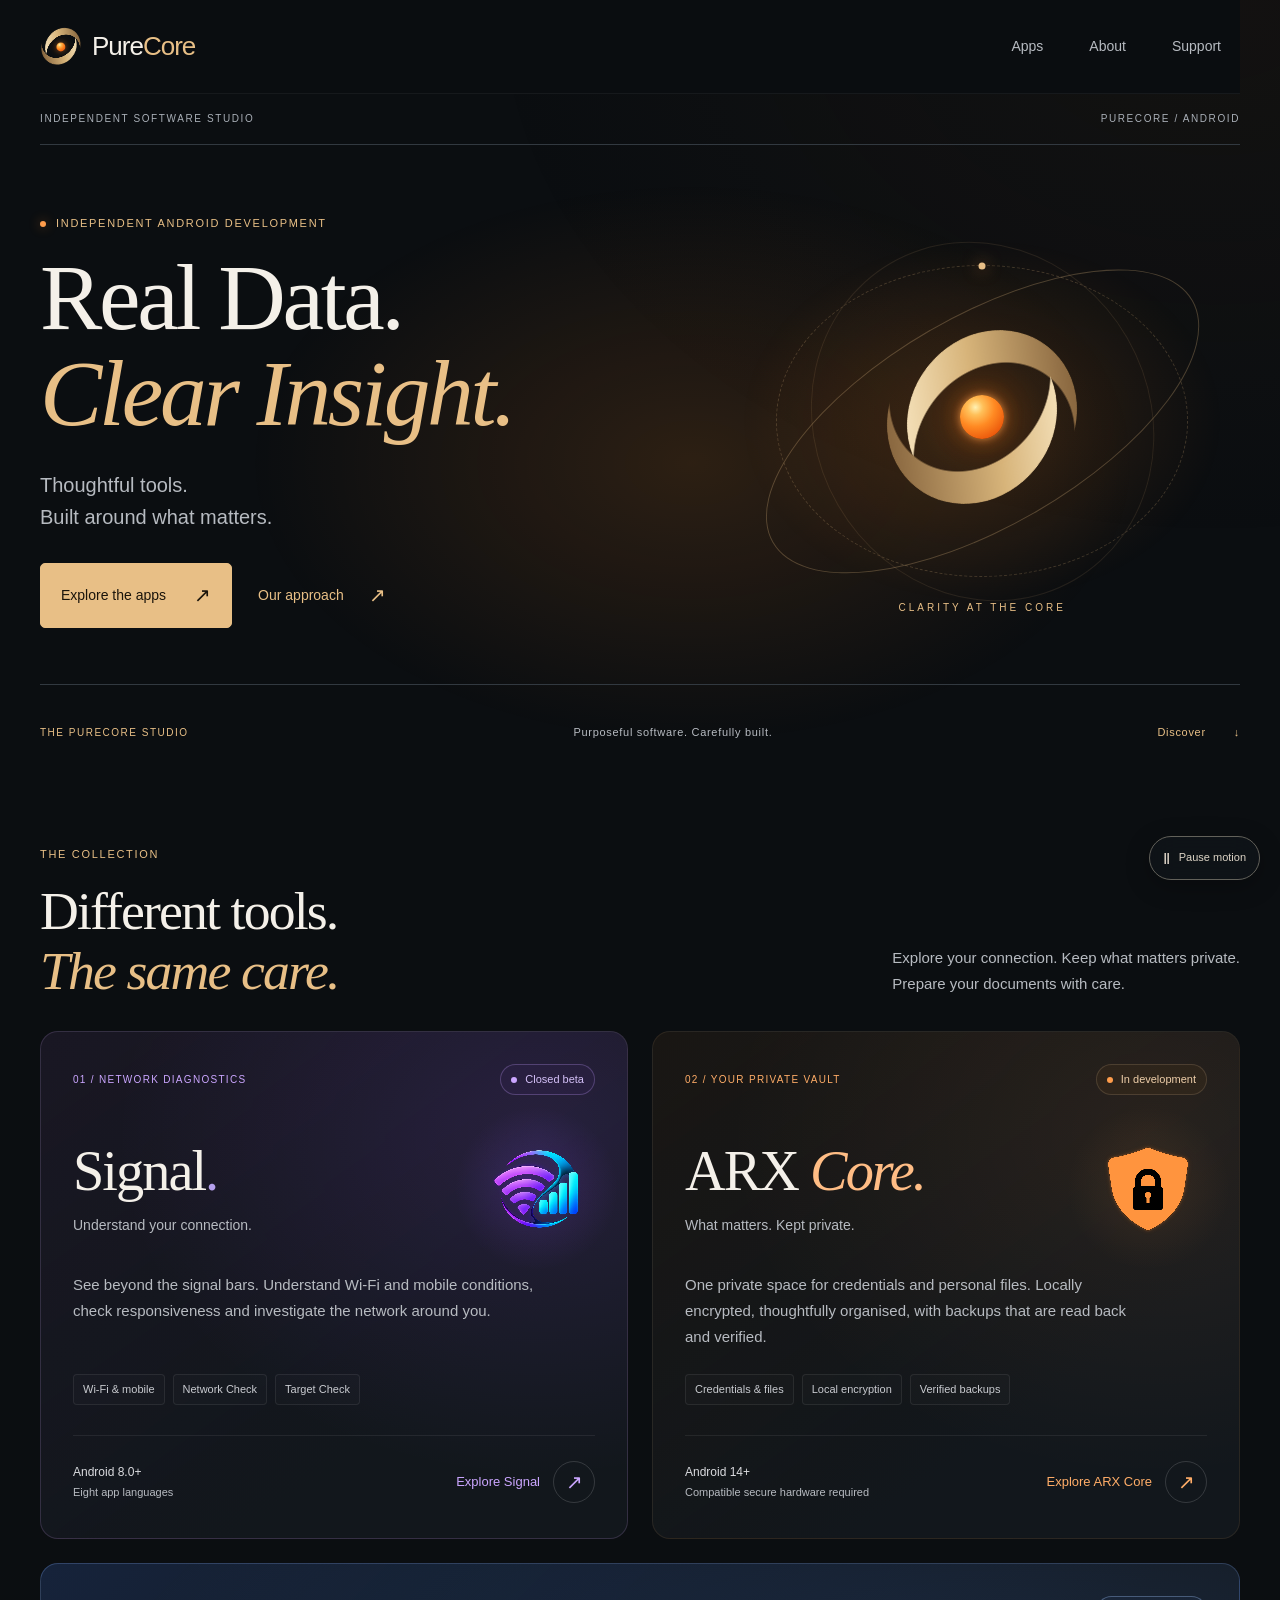
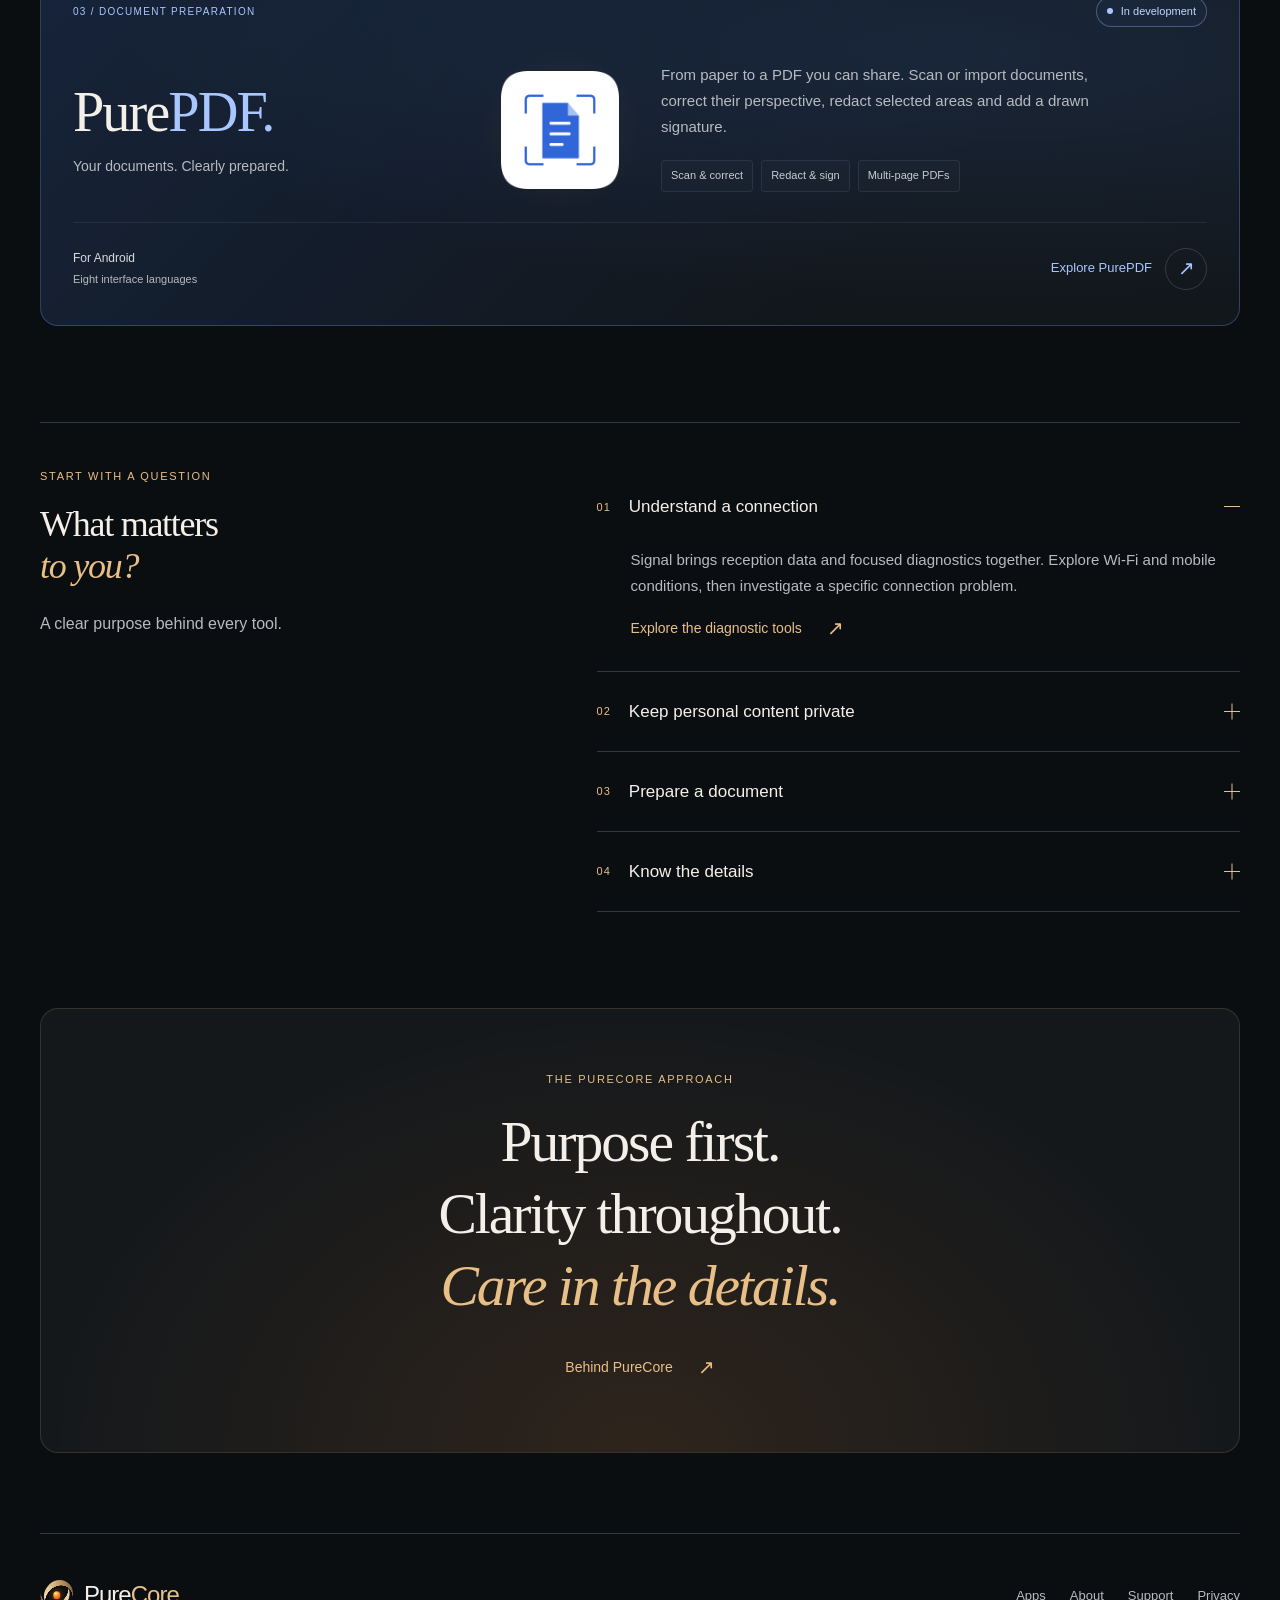
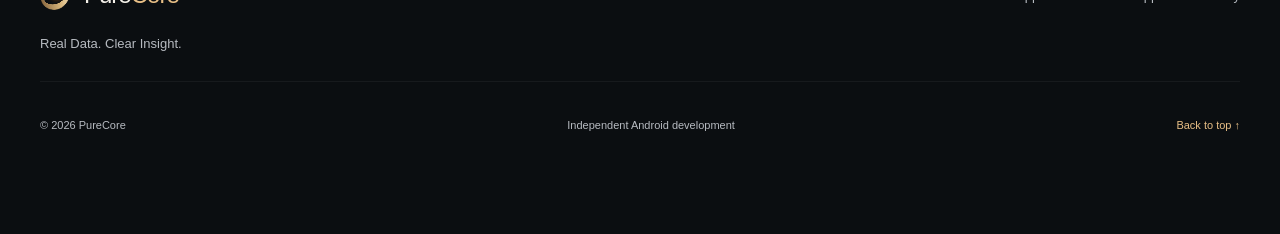
<file: index.html>
<!doctype html>
<html lang="en">
<head>
<meta charset="utf-8">
<meta name="viewport" content="width=device-width, initial-scale=1">
<meta name="color-scheme" content="dark">
<meta name="theme-color" content="#0e1012">
<meta name="referrer" content="strict-origin-when-cross-origin">
<title>PureCore — Real Data. Clear Insight.</title>
<meta name="description" content="Discover Signal network diagnostics, the ARX Core encrypted vault and PurePDF document tools. Independent Android apps from PureCore.">
<meta property="og:type" content="website">
<meta property="og:site_name" content="PureCore">
<meta property="og:title" content="PureCore — Real Data. Clear Insight.">
<meta property="og:description" content="Discover Signal network diagnostics, the ARX Core encrypted vault and PurePDF document tools. Independent Android apps from PureCore.">
<link rel="stylesheet" href="assets/signature-v7.css?v=home-orbit-1"><link rel="stylesheet" href="assets/purepdf-v1.css?v=2"><script src="assets/icons-v4.js" defer></script><script src="assets/signature-v7.js" defer></script></head>
<body class="page-index">
<a class="skip" href="#main">Skip to content</a>
<div class="wrap">
<header class="site-header">
<a class="brand" href="index.html" aria-current="page" aria-label="PureCore home"><span class="core-mark" aria-hidden="true"><i class="arc upper"></i><i class="arc lower"></i><b class="core"></b></span><span class="brand-text">Pure<span>Core</span></span></a>
<nav class="desktop-nav" aria-label="Main navigation">
<a href="apps.html">Apps</a>
<a href="about.html">About</a>
<a href="support.html">Support</a>
</nav>
<details class="mobile-menu">
<summary>Menu <span class="menu-lines" aria-hidden="true"></span></summary>
<nav aria-label="Mobile navigation">
<a href="index.html" aria-current="page">Home </a>
<a href="apps.html">Apps </a>
<a href="about.html">About </a>
<a href="support.html">Support </a>
</nav>
</details>
</header>
<main id="main">
<div class="masthead"><span>Independent software studio</span><span>PureCore / Android</span></div><section class="hero home-hero" aria-labelledby="home-title">
<div class="hero-copy"><p class="eyebrow"><span class="live-dot" aria-hidden="true"></span>Independent Android development</p><h1 id="home-title">Real Data.<br><em>Clear Insight.</em></h1><p class="hero-description">Thoughtful tools.<br>Built around what matters.</p><div class="hero-actions"><a class="button" href="#collection">Explore the apps<span aria-hidden="true">↗</span></a><a class="text-link" href="about.html">Our approach<span aria-hidden="true">↗</span></a></div></div>
<div class="core-scene" aria-hidden="true"><div class="scene-glow"></div><div class="orbit orbit-one"></div><div class="orbit orbit-two"></div><div class="orbit orbit-three"></div><div class="core-emblem"><span class="core-mark" aria-hidden="true"><i class="arc upper"></i><i class="arc lower"></i><b class="core"></b></span></div><span class="scene-caption">Clarity at the core</span></div>
<div class="hero-foot"><span>THE PURECORE STUDIO</span><span>Purposeful software. Carefully built.</span><a href="#collection">Discover <span aria-hidden="true">↓</span></a></div>
</section>
<section class="collection-section" aria-labelledby="collection-title"><div class="section-head" data-reveal><div><p class="eyebrow">The collection</p><h2 id="collection-title">Different tools.<br><em>The same care.</em></h2></div><p>Explore your connection. Keep what matters private.<br>Prepare your documents with care.</p></div>

<div class="product-collection" id="collection">
<article class="product-card signal-card" data-reveal>
<div class="card-top"><span class="eyebrow">01 / Network diagnostics</span><span class="status beta"><i aria-hidden="true"></i>Closed beta</span></div>
<div class="product-card-title"><div><h2>Signal<span class="title-dot">.</span></h2><p>Understand your connection.</p></div><div class="card-art"><img class="signal-icon" data-transparent-icon src="assets/signal.png" width="110" height="110" alt="Signal app icon" decoding="async"></div></div>
<p class="card-description">See beyond the signal bars. Understand Wi-Fi and mobile conditions, check responsiveness and investigate the network around you.</p>
<ul class="feature-tags"><li>Wi-Fi &amp; mobile</li><li>Network Check</li><li>Target Check</li></ul>
<div class="card-bottom"><span>Android 8.0+<br><small>Eight app languages</small></span><a class="round-link" href="signal.html">Explore Signal<span aria-hidden="true">↗</span></a></div>
</article>
<article class="product-card arx-card" data-reveal>
<div class="card-top"><span class="eyebrow">02 / Your private vault</span><span class="status"><i aria-hidden="true"></i>In development</span></div>
<div class="product-card-title"><div><h2>ARX <em>Core.</em></h2><p>What matters. Kept private.</p></div><div class="card-art"><img class="arx-icon" data-transparent-icon src="assets/arx.png" width="110" height="110" alt="ARX Core app icon" decoding="async"></div></div>
<p class="card-description">One private space for credentials and personal files. Locally encrypted, thoughtfully organised, with backups that are read back and verified.</p>
<ul class="feature-tags"><li>Credentials &amp; files</li><li>Local encryption</li><li>Verified backups</li></ul>
<div class="card-bottom"><span>Android 14+<br><small>Compatible secure hardware required</small></span><a class="round-link" href="arx.html">Explore ARX Core<span aria-hidden="true">↗</span></a></div>
</article>
<article class="product-card pdf-card" data-reveal>
<div class="card-top"><span class="eyebrow">03 / Document preparation</span><span class="status"><i aria-hidden="true"></i>In development</span></div>
<div class="product-card-title"><div><h2>Pure<span class="pdf-title-accent">PDF.</span></h2><p>Your documents. Clearly prepared.</p></div><div class="card-art"><img class="purepdf-icon" src="assets/purepdf.png" width="110" height="110" alt="PurePDF app icon" decoding="async"></div></div>
<p class="card-description">From paper to a PDF you can share. Scan or import documents, correct their perspective, redact selected areas and add a drawn signature.</p>
<ul class="feature-tags"><li>Scan &amp; correct</li><li>Redact &amp; sign</li><li>Multi-page PDFs</li></ul>
<div class="card-bottom"><span>For Android<br><small>Eight interface languages</small></span><a class="round-link" href="purepdf.html">Explore PurePDF<span aria-hidden="true">↗</span></a></div>
</article>
</div></section>
<section class="focus-section" aria-labelledby="focus-title" data-reveal><div class="section-heading"><p class="eyebrow">Start with a question</p><h2 id="focus-title">What matters<br><em>to you?</em></h2><p>A clear purpose behind every tool.</p></div><div class="focus-list">
<details open><summary><span class="section-number">01</span>Understand a connection<span class="plus" aria-hidden="true"></span></summary><div class="answer"><p>Signal brings reception data and focused diagnostics together. Explore Wi-Fi and mobile conditions, then investigate a specific connection problem.</p><a class="text-link" href="signal.html#tools">Explore the diagnostic tools<span aria-hidden="true">↗</span></a></div></details>
<details><summary><span class="section-number">02</span>Keep personal content private<span class="plus" aria-hidden="true"></span></summary><div class="answer"><p>ARX Core keeps credentials and files in a local encrypted vault, with deliberate sharing and verified backup workflows.</p><a class="text-link" href="arx.html#vault">Step inside ARX Core<span aria-hidden="true">↗</span></a></div></details>
<details><summary><span class="section-number">03</span>Prepare a document<span class="plus" aria-hidden="true"></span></summary><div class="answer"><p>PurePDF brings scanning, perspective correction, precise redaction and a drawn signature into one document workflow. Choose your pages and export settings before saving a PDF.</p><a class="text-link" href="purepdf.html">Discover PurePDF<span aria-hidden="true">↗</span></a></div></details>
<details><summary><span class="section-number">04</span>Know the details<span class="plus" aria-hidden="true"></span></summary><div class="answer"><p>Understand what each tool does, where its limits are and which stage of development it has reached.</p><a class="text-link" href="privacy.html">Read about data &amp; permissions<span aria-hidden="true">↗</span></a></div></details>
</div></section>
<section class="studio-statement" data-reveal><p class="eyebrow">The PureCore approach</p><h2>Purpose first.<br>Clarity throughout.<br><em>Care in the details.</em></h2><a class="text-link" href="about.html">Behind PureCore<span aria-hidden="true">↗</span></a></section>
</main>
<footer class="site-footer"><div><a class="brand footer-brand" href="index.html" aria-label="PureCore home"><span class="core-mark" aria-hidden="true"><i class="arc upper"></i><i class="arc lower"></i><b class="core"></b></span><span class="brand-text">Pure<span>Core</span></span></a><p>Real Data. Clear Insight.</p></div><nav class="footer-links" aria-label="Footer navigation"><a href="apps.html">Apps</a><a href="about.html">About</a><a href="support.html">Support</a><a href="privacy.html">Privacy</a></nav><div class="footer-base"><span>© 2026 PureCore</span><span>Independent Android development</span><a href="#main">Back to top ↑</a></div></footer></div>
<button class="motion-toggle" type="button" aria-pressed="false" hidden><span class="motion-symbol" aria-hidden="true">Ⅱ</span><span class="motion-label">Pause motion</span></button><div class="reading-progress" aria-hidden="true"></div></body>
</html>
</file>
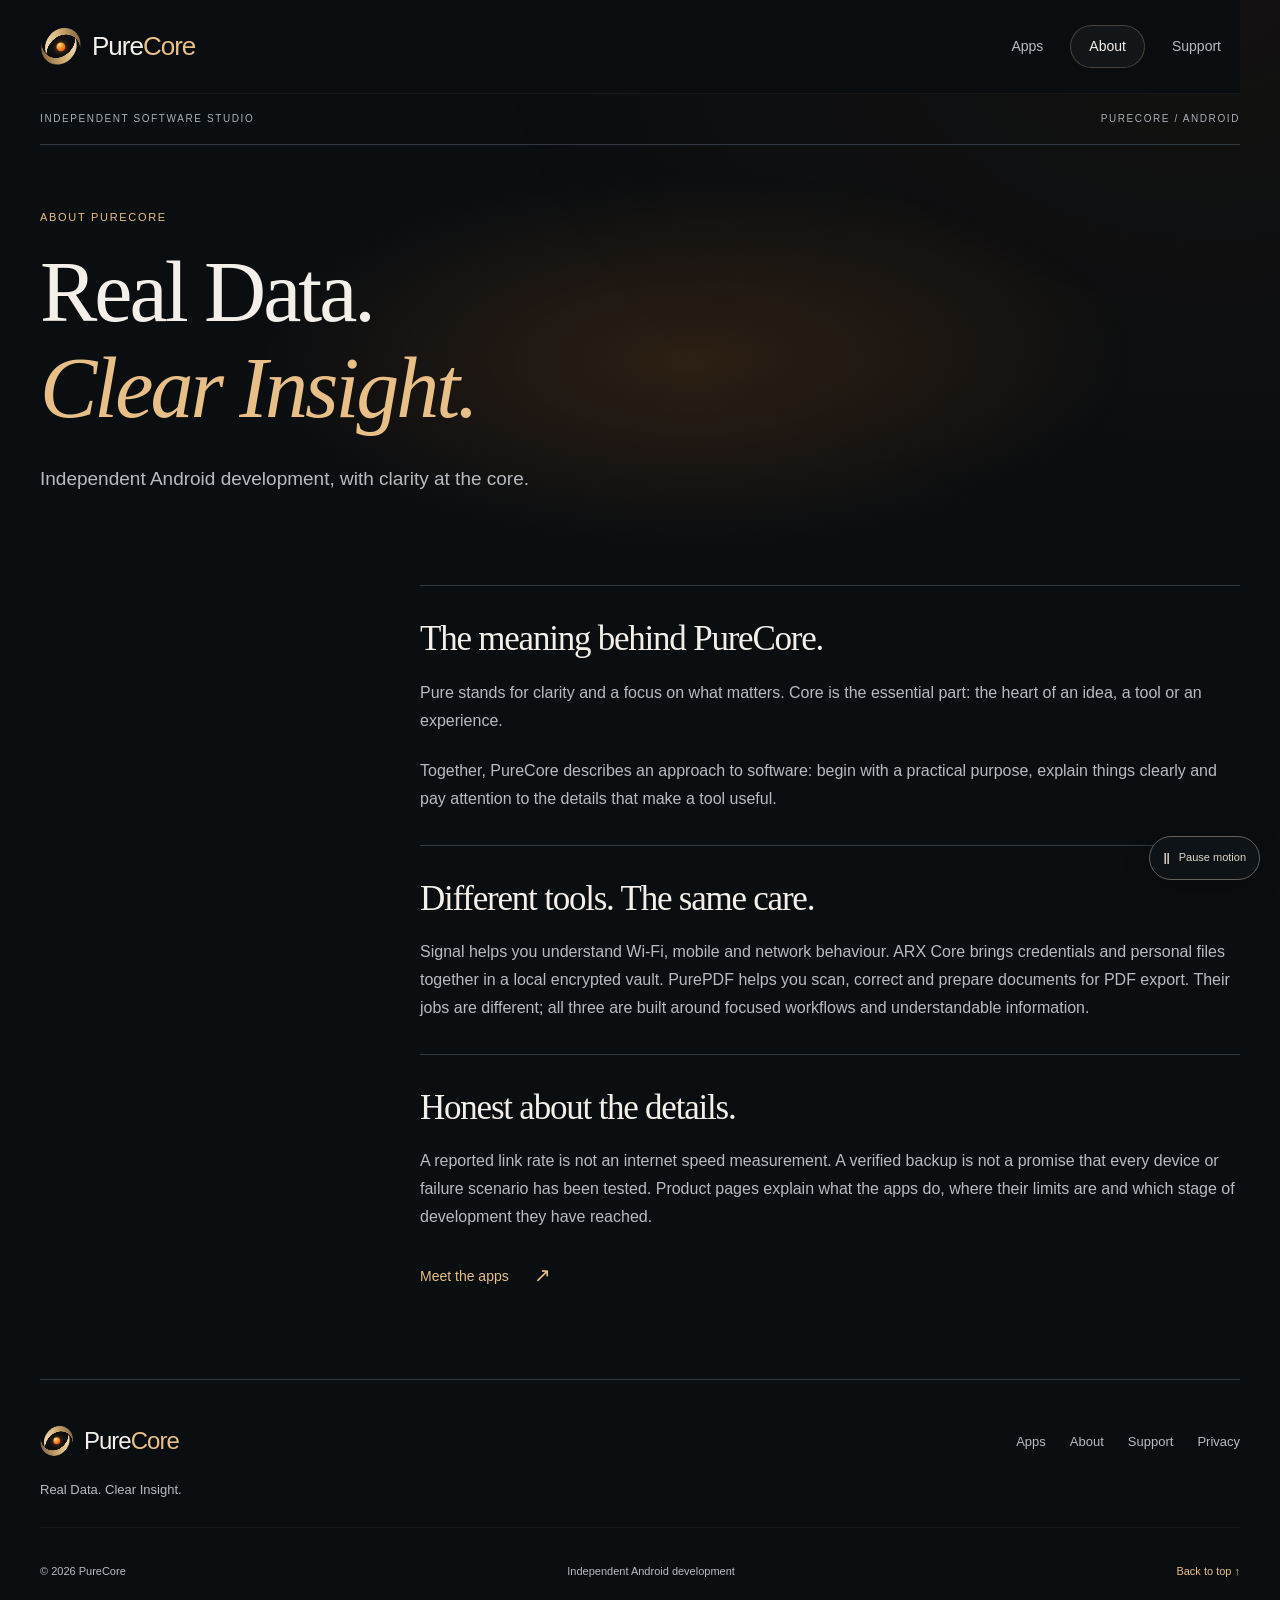
<file: about.html>
<!doctype html>
<html lang="en">
<head>
<meta charset="utf-8">
<meta name="viewport" content="width=device-width, initial-scale=1">
<meta name="color-scheme" content="dark">
<meta name="theme-color" content="#0e1012">
<meta name="referrer" content="strict-origin-when-cross-origin">
<title>About PureCore — Purposeful Android software</title>
<meta name="description" content="The thinking behind PureCore: useful Android tools, clear explanations and care in the details.">
<meta property="og:type" content="website">
<meta property="og:site_name" content="PureCore">
<meta property="og:title" content="About PureCore — Purposeful Android software">
<meta property="og:description" content="The thinking behind PureCore: useful Android tools, clear explanations and care in the details.">
<link rel="stylesheet" href="assets/signature-v7.css"><link rel="stylesheet" href="assets/purepdf-v1.css"><script src="assets/icons-v4.js" defer></script><script src="assets/signature-v7.js" defer></script></head>
<body class="page-about">
<a class="skip" href="#main">Skip to content</a>
<div class="wrap">
<header class="site-header">
<a class="brand" href="index.html" aria-label="PureCore home"><span class="core-mark" aria-hidden="true"><i class="arc upper"></i><i class="arc lower"></i><b class="core"></b></span><span class="brand-text">Pure<span>Core</span></span></a>
<nav class="desktop-nav" aria-label="Main navigation">
<a href="apps.html">Apps</a>
<a href="about.html" aria-current="page">About</a>
<a href="support.html">Support</a>
</nav>
<details class="mobile-menu">
<summary>Menu <span class="menu-lines" aria-hidden="true"></span></summary>
<nav aria-label="Mobile navigation">
<a href="index.html">Home </a>
<a href="apps.html">Apps </a>
<a href="about.html" aria-current="page">About </a>
<a href="support.html">Support </a>
</nav>
</details>
</header>
<main id="main">
<div class="masthead"><span>Independent software studio</span><span>PureCore / Android</span></div><section class="page-hero editorial-hero"><p class="eyebrow">About PureCore</p><h1>Real Data.<br><em>Clear Insight.</em></h1><p>Independent Android development, with clarity at the core.</p></section>
<div class="prose about-prose" data-reveal=""><h2>The meaning behind PureCore.</h2><p>Pure stands for clarity and a focus on what matters. Core is the essential part: the heart of an idea, a tool or an experience.</p><p>Together, PureCore describes an approach to software: begin with a practical purpose, explain things clearly and pay attention to the details that make a tool useful.</p><h2>Different tools. The same care.</h2><p>Signal helps you understand Wi-Fi, mobile and network behaviour. ARX Core brings credentials and personal files together in a local encrypted vault. PurePDF helps you scan, correct and prepare documents for PDF export. Their jobs are different; all three are built around focused workflows and understandable information.</p><h2>Honest about the details.</h2><p>A reported link rate is not an internet speed measurement. A verified backup is not a promise that every device or failure scenario has been tested. Product pages explain what the apps do, where their limits are and which stage of development they have reached.</p><a class="text-link" href="apps.html">Meet the apps <span class="arrow" aria-hidden="true">↗</span></a></div>
</main>
<footer class="site-footer"><div><a class="brand footer-brand" href="index.html" aria-label="PureCore home"><span class="core-mark" aria-hidden="true"><i class="arc upper"></i><i class="arc lower"></i><b class="core"></b></span><span class="brand-text">Pure<span>Core</span></span></a><p>Real Data. Clear Insight.</p></div><nav class="footer-links" aria-label="Footer navigation"><a href="apps.html">Apps</a><a href="about.html">About</a><a href="support.html">Support</a><a href="privacy.html">Privacy</a></nav><div class="footer-base"><span>© 2026 PureCore</span><span>Independent Android development</span><a href="#main">Back to top ↑</a></div></footer></div>
<button class="motion-toggle" type="button" aria-pressed="false" hidden><span class="motion-symbol" aria-hidden="true">Ⅱ</span><span class="motion-label">Pause motion</span></button><div class="reading-progress" aria-hidden="true"></div></body>
</html>
</file>
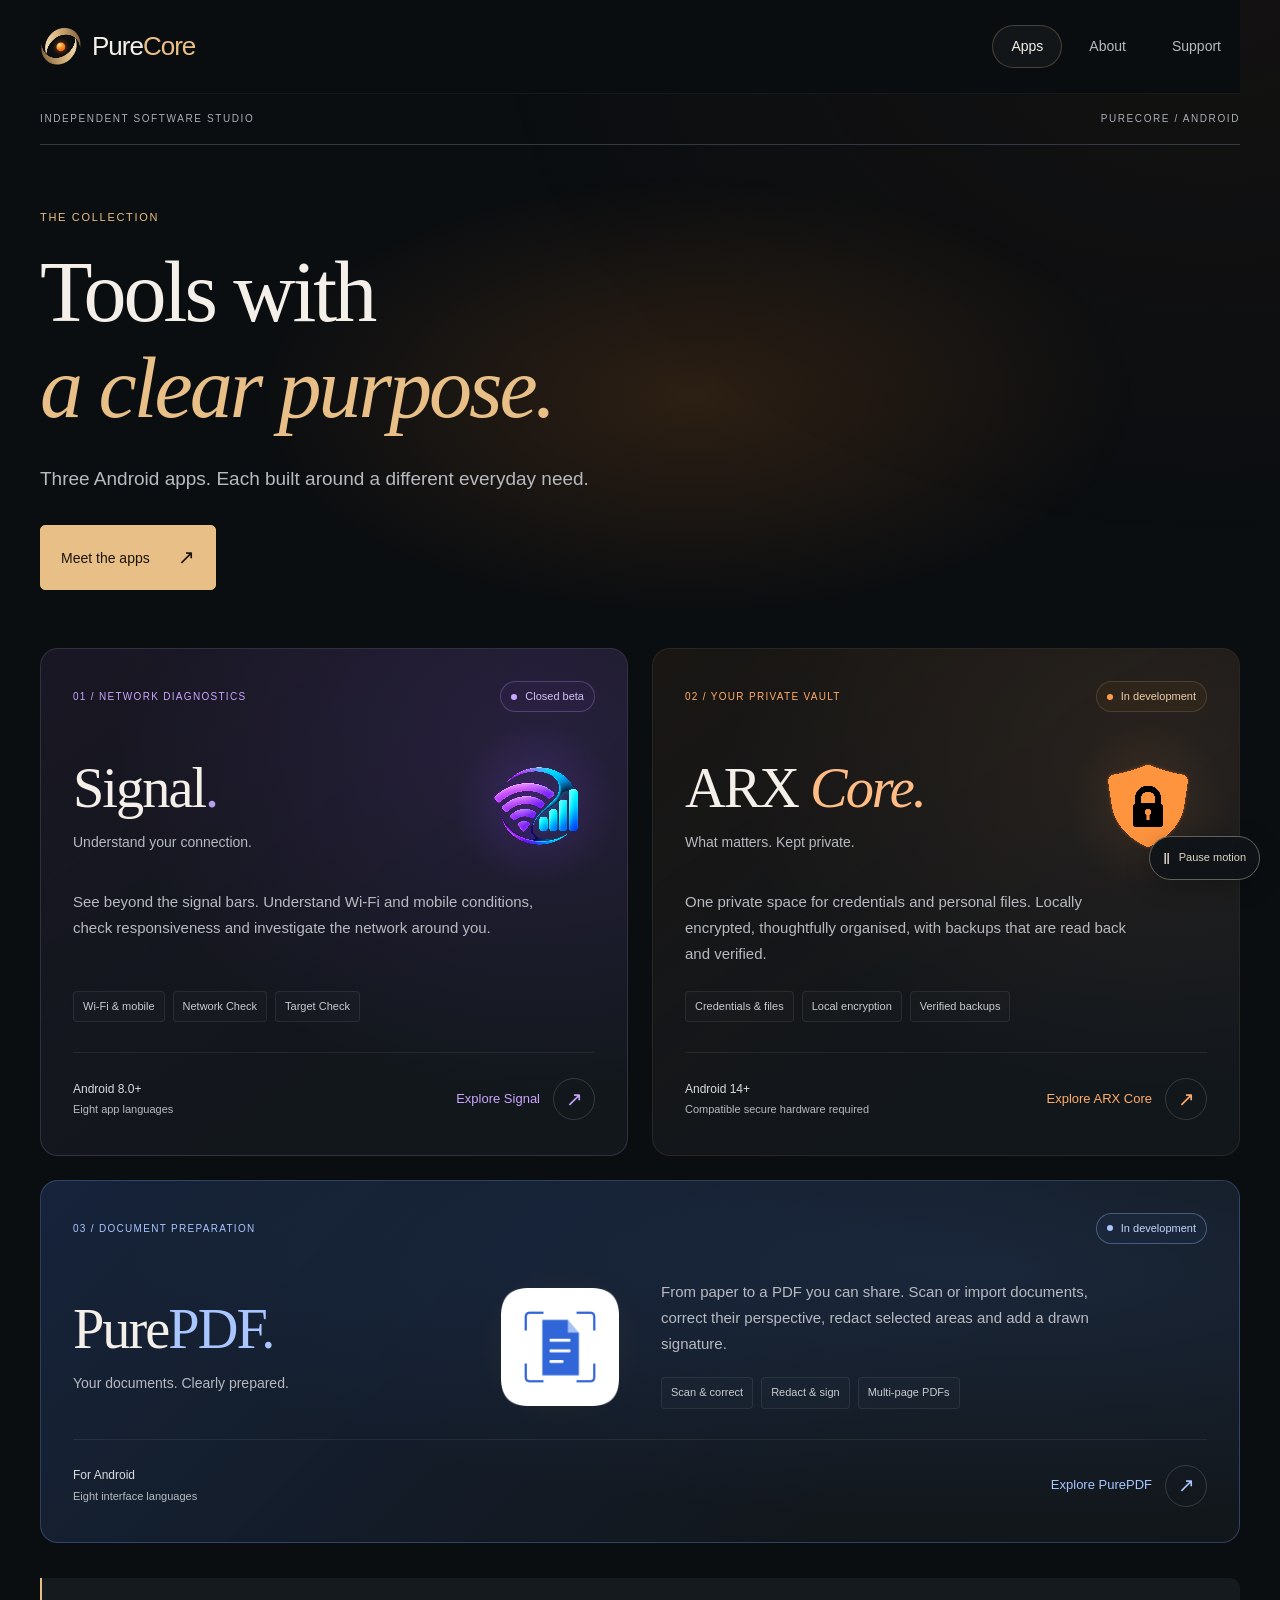
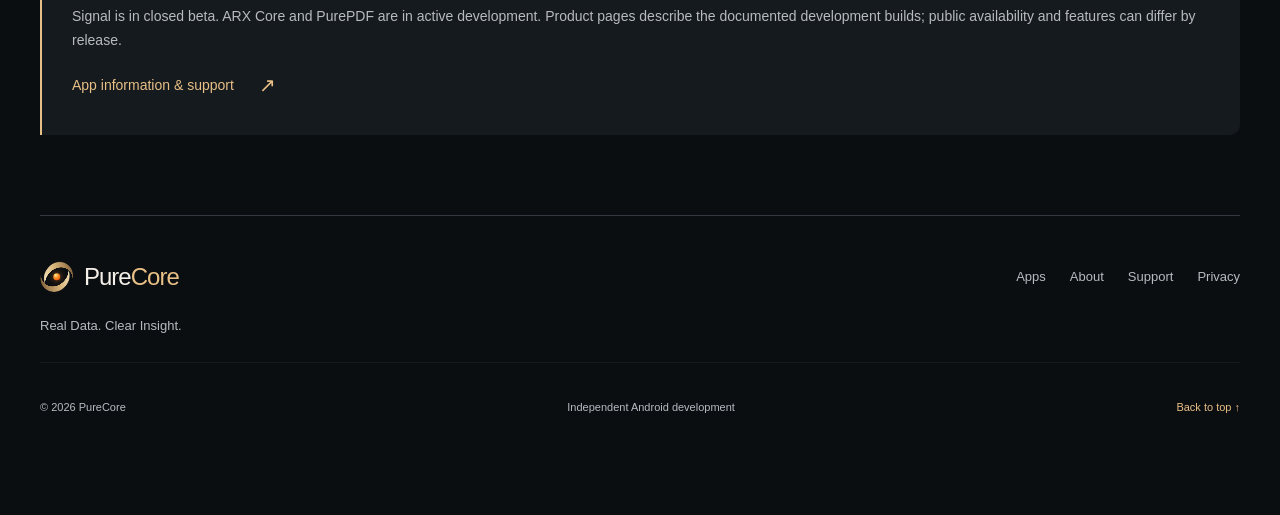
<file: apps.html>
<!doctype html>
<html lang="en">
<head>
<meta charset="utf-8">
<meta name="viewport" content="width=device-width, initial-scale=1">
<meta name="color-scheme" content="dark">
<meta name="theme-color" content="#0e1012">
<meta name="referrer" content="strict-origin-when-cross-origin">
<title>Android apps — PureCore</title>
<meta name="description" content="Explore Signal network diagnostics, ARX Core for locally encrypted credentials and files, and PurePDF for scanning and preparing documents.">
<meta property="og:type" content="website">
<meta property="og:site_name" content="PureCore">
<meta property="og:title" content="Android apps — PureCore">
<meta property="og:description" content="Explore Signal network diagnostics, ARX Core for locally encrypted credentials and files, and PurePDF for scanning and preparing documents.">
<link rel="stylesheet" href="assets/signature-v7.css"><link rel="stylesheet" href="assets/purepdf-v1.css?v=2"><script src="assets/icons-v4.js" defer></script><script src="assets/signature-v7.js" defer></script></head>
<body class="page-apps">
<a class="skip" href="#main">Skip to content</a>
<div class="wrap">
<header class="site-header">
<a class="brand" href="index.html" aria-label="PureCore home"><span class="core-mark" aria-hidden="true"><i class="arc upper"></i><i class="arc lower"></i><b class="core"></b></span><span class="brand-text">Pure<span>Core</span></span></a>
<nav class="desktop-nav" aria-label="Main navigation">
<a href="apps.html" aria-current="page">Apps</a>
<a href="about.html">About</a>
<a href="support.html">Support</a>
</nav>
<details class="mobile-menu">
<summary>Menu <span class="menu-lines" aria-hidden="true"></span></summary>
<nav aria-label="Mobile navigation">
<a href="index.html">Home </a>
<a href="apps.html" aria-current="page">Apps </a>
<a href="about.html">About </a>
<a href="support.html">Support </a>
</nav>
</details>
</header>
<main id="main">
<div class="masthead"><span>Independent software studio</span><span>PureCore / Android</span></div><section class="page-hero editorial-hero"><p class="eyebrow">The collection</p><h1>Tools with<br><em>a clear purpose.</em></h1><p>Three Android apps. Each built around a different everyday need.</p><div class="hero-actions"><a class="button" href="#collection">Meet the apps<span aria-hidden="true">↗</span></a></div></section>
<div class="product-collection" id="collection">
<article class="product-card signal-card" data-reveal>
<div class="card-top"><span class="eyebrow">01 / Network diagnostics</span><span class="status beta"><i aria-hidden="true"></i>Closed beta</span></div>
<div class="product-card-title"><div><h2>Signal<span class="title-dot">.</span></h2><p>Understand your connection.</p></div><div class="card-art"><img class="signal-icon" data-transparent-icon src="assets/signal.png" width="110" height="110" alt="Signal app icon" decoding="async"></div></div>
<p class="card-description">See beyond the signal bars. Understand Wi-Fi and mobile conditions, check responsiveness and investigate the network around you.</p>
<ul class="feature-tags"><li>Wi-Fi &amp; mobile</li><li>Network Check</li><li>Target Check</li></ul>
<div class="card-bottom"><span>Android 8.0+<br><small>Eight app languages</small></span><a class="round-link" href="signal.html">Explore Signal<span aria-hidden="true">↗</span></a></div>
</article>
<article class="product-card arx-card" data-reveal>
<div class="card-top"><span class="eyebrow">02 / Your private vault</span><span class="status"><i aria-hidden="true"></i>In development</span></div>
<div class="product-card-title"><div><h2>ARX <em>Core.</em></h2><p>What matters. Kept private.</p></div><div class="card-art"><img class="arx-icon" data-transparent-icon src="assets/arx.png" width="110" height="110" alt="ARX Core app icon" decoding="async"></div></div>
<p class="card-description">One private space for credentials and personal files. Locally encrypted, thoughtfully organised, with backups that are read back and verified.</p>
<ul class="feature-tags"><li>Credentials &amp; files</li><li>Local encryption</li><li>Verified backups</li></ul>
<div class="card-bottom"><span>Android 14+<br><small>Compatible secure hardware required</small></span><a class="round-link" href="arx.html">Explore ARX Core<span aria-hidden="true">↗</span></a></div>
</article>
<article class="product-card pdf-card" data-reveal>
<div class="card-top"><span class="eyebrow">03 / Document preparation</span><span class="status"><i aria-hidden="true"></i>In development</span></div>
<div class="product-card-title"><div><h2>Pure<span class="pdf-title-accent">PDF.</span></h2><p>Your documents. Clearly prepared.</p></div><div class="card-art"><img class="purepdf-icon" src="assets/purepdf.png" width="110" height="110" alt="PurePDF app icon" decoding="async"></div></div>
<p class="card-description">From paper to a PDF you can share. Scan or import documents, correct their perspective, redact selected areas and add a drawn signature.</p>
<ul class="feature-tags"><li>Scan &amp; correct</li><li>Redact &amp; sign</li><li>Multi-page PDFs</li></ul>
<div class="card-bottom"><span>For Android<br><small>Eight interface languages</small></span><a class="round-link" href="purepdf.html">Explore PurePDF<span aria-hidden="true">↗</span></a></div>
</article>
</div><div class="note"><p>Signal is in closed beta. ARX Core and PurePDF are in active development. Product pages describe the documented development builds; public availability and features can differ by release.</p><a class="text-link" href="support.html">App information &amp; support <span class="arrow" aria-hidden="true">↗</span></a></div>
</main>
<footer class="site-footer"><div><a class="brand footer-brand" href="index.html" aria-label="PureCore home"><span class="core-mark" aria-hidden="true"><i class="arc upper"></i><i class="arc lower"></i><b class="core"></b></span><span class="brand-text">Pure<span>Core</span></span></a><p>Real Data. Clear Insight.</p></div><nav class="footer-links" aria-label="Footer navigation"><a href="apps.html">Apps</a><a href="about.html">About</a><a href="support.html">Support</a><a href="privacy.html">Privacy</a></nav><div class="footer-base"><span>© 2026 PureCore</span><span>Independent Android development</span><a href="#main">Back to top ↑</a></div></footer></div>
<button class="motion-toggle" type="button" aria-pressed="false" hidden><span class="motion-symbol" aria-hidden="true">Ⅱ</span><span class="motion-label">Pause motion</span></button><div class="reading-progress" aria-hidden="true"></div></body>
</html>
</file>
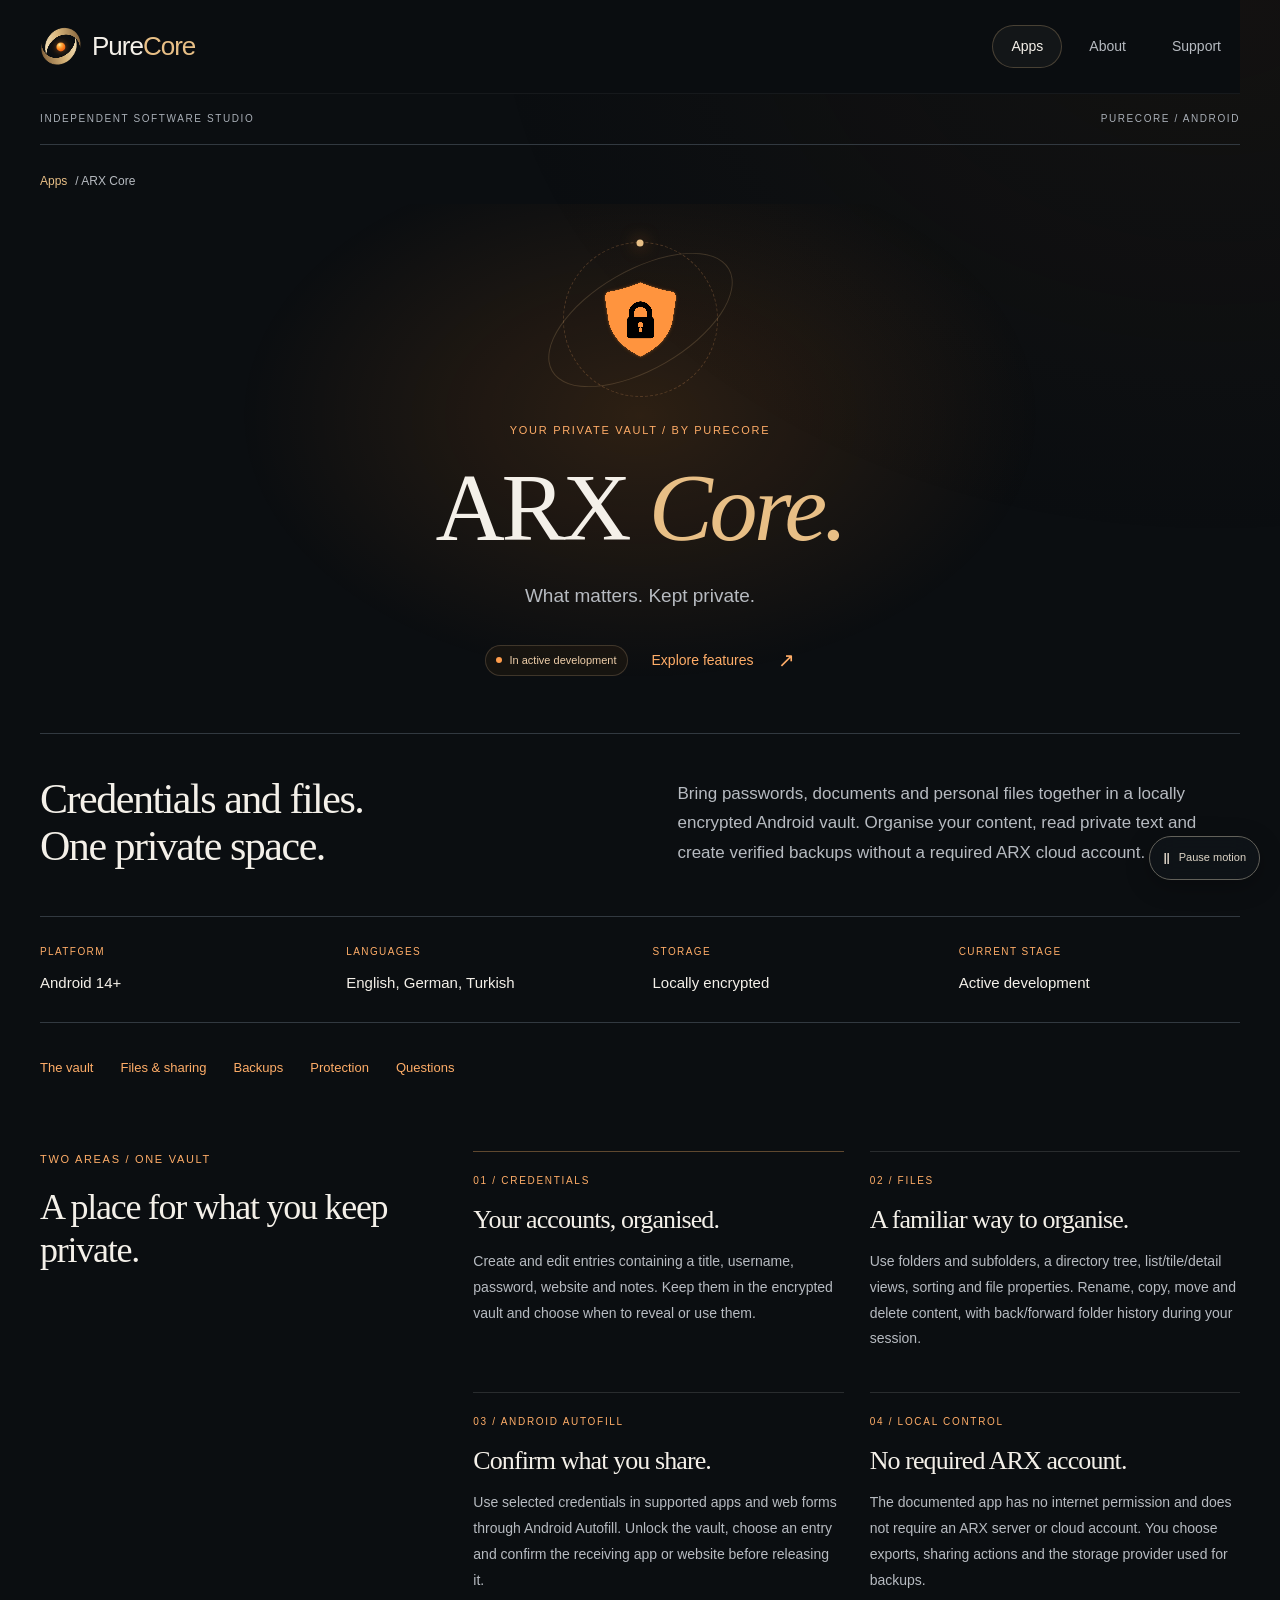
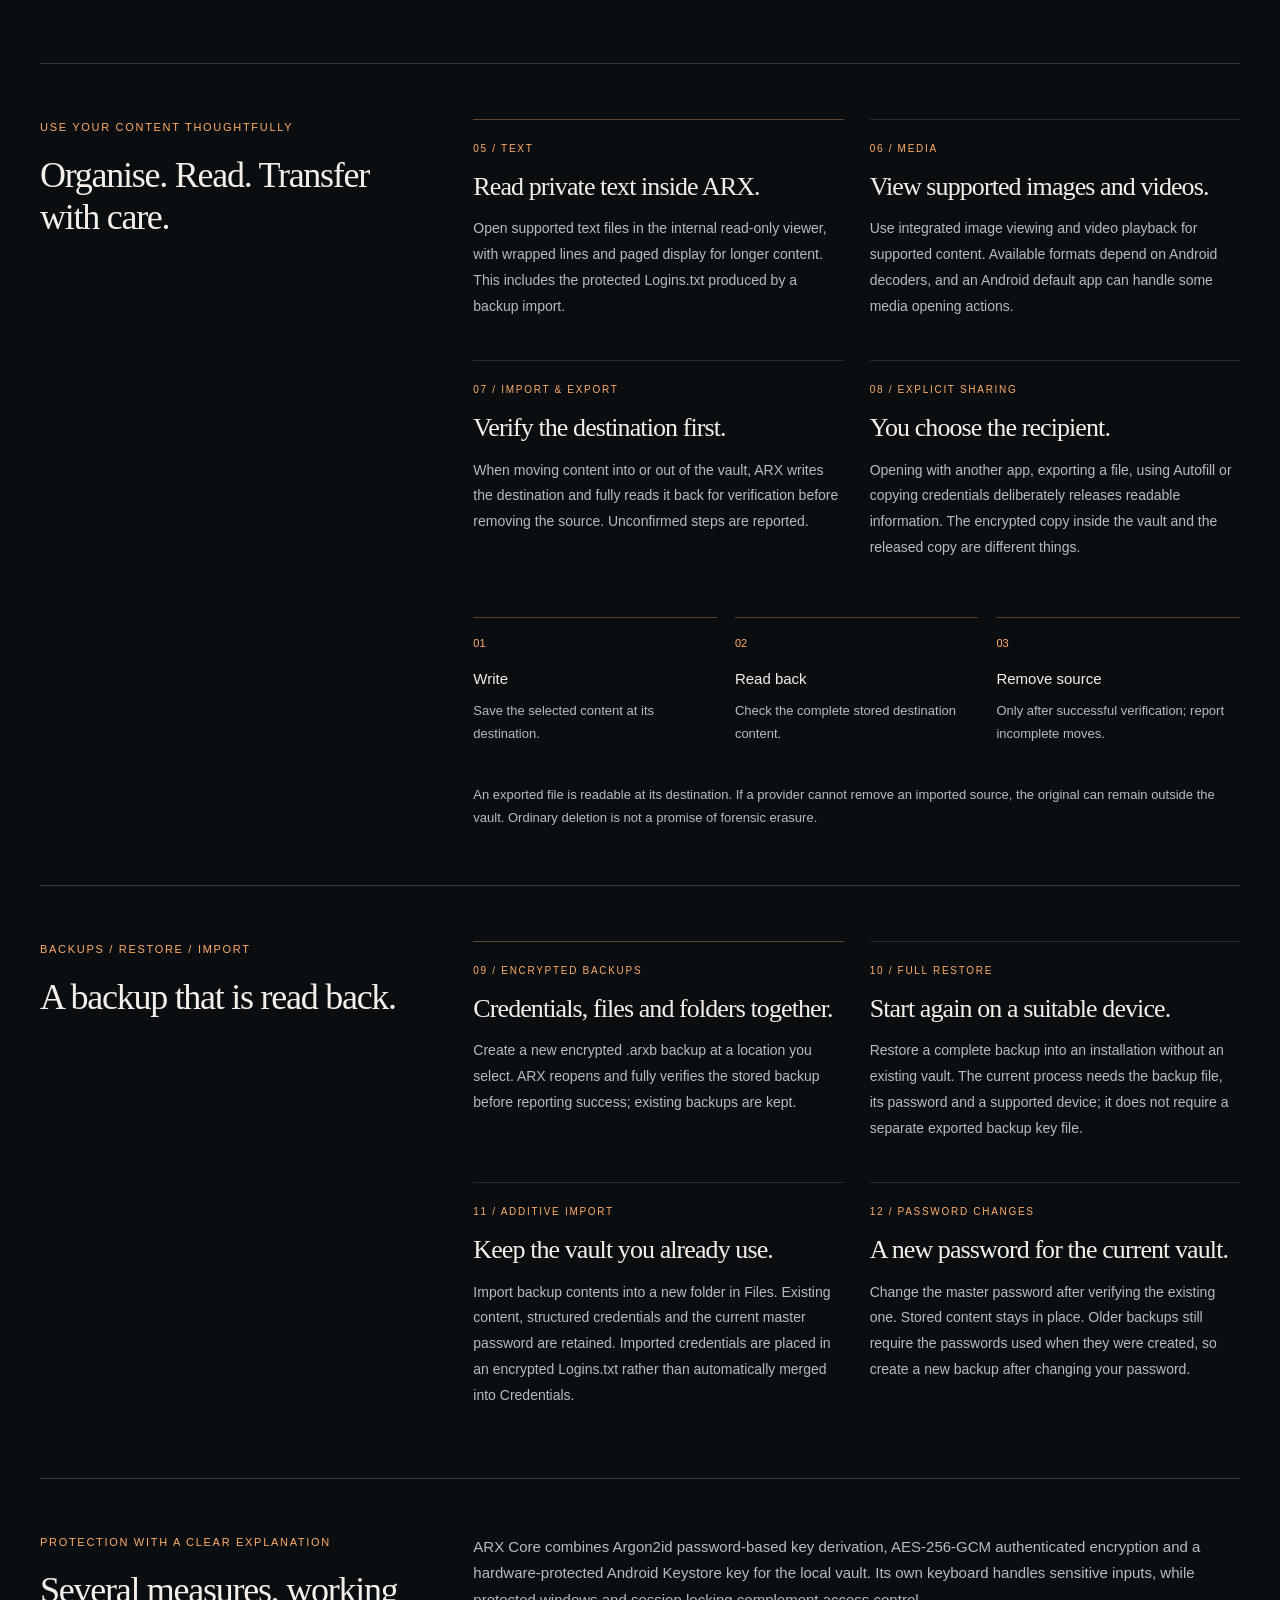
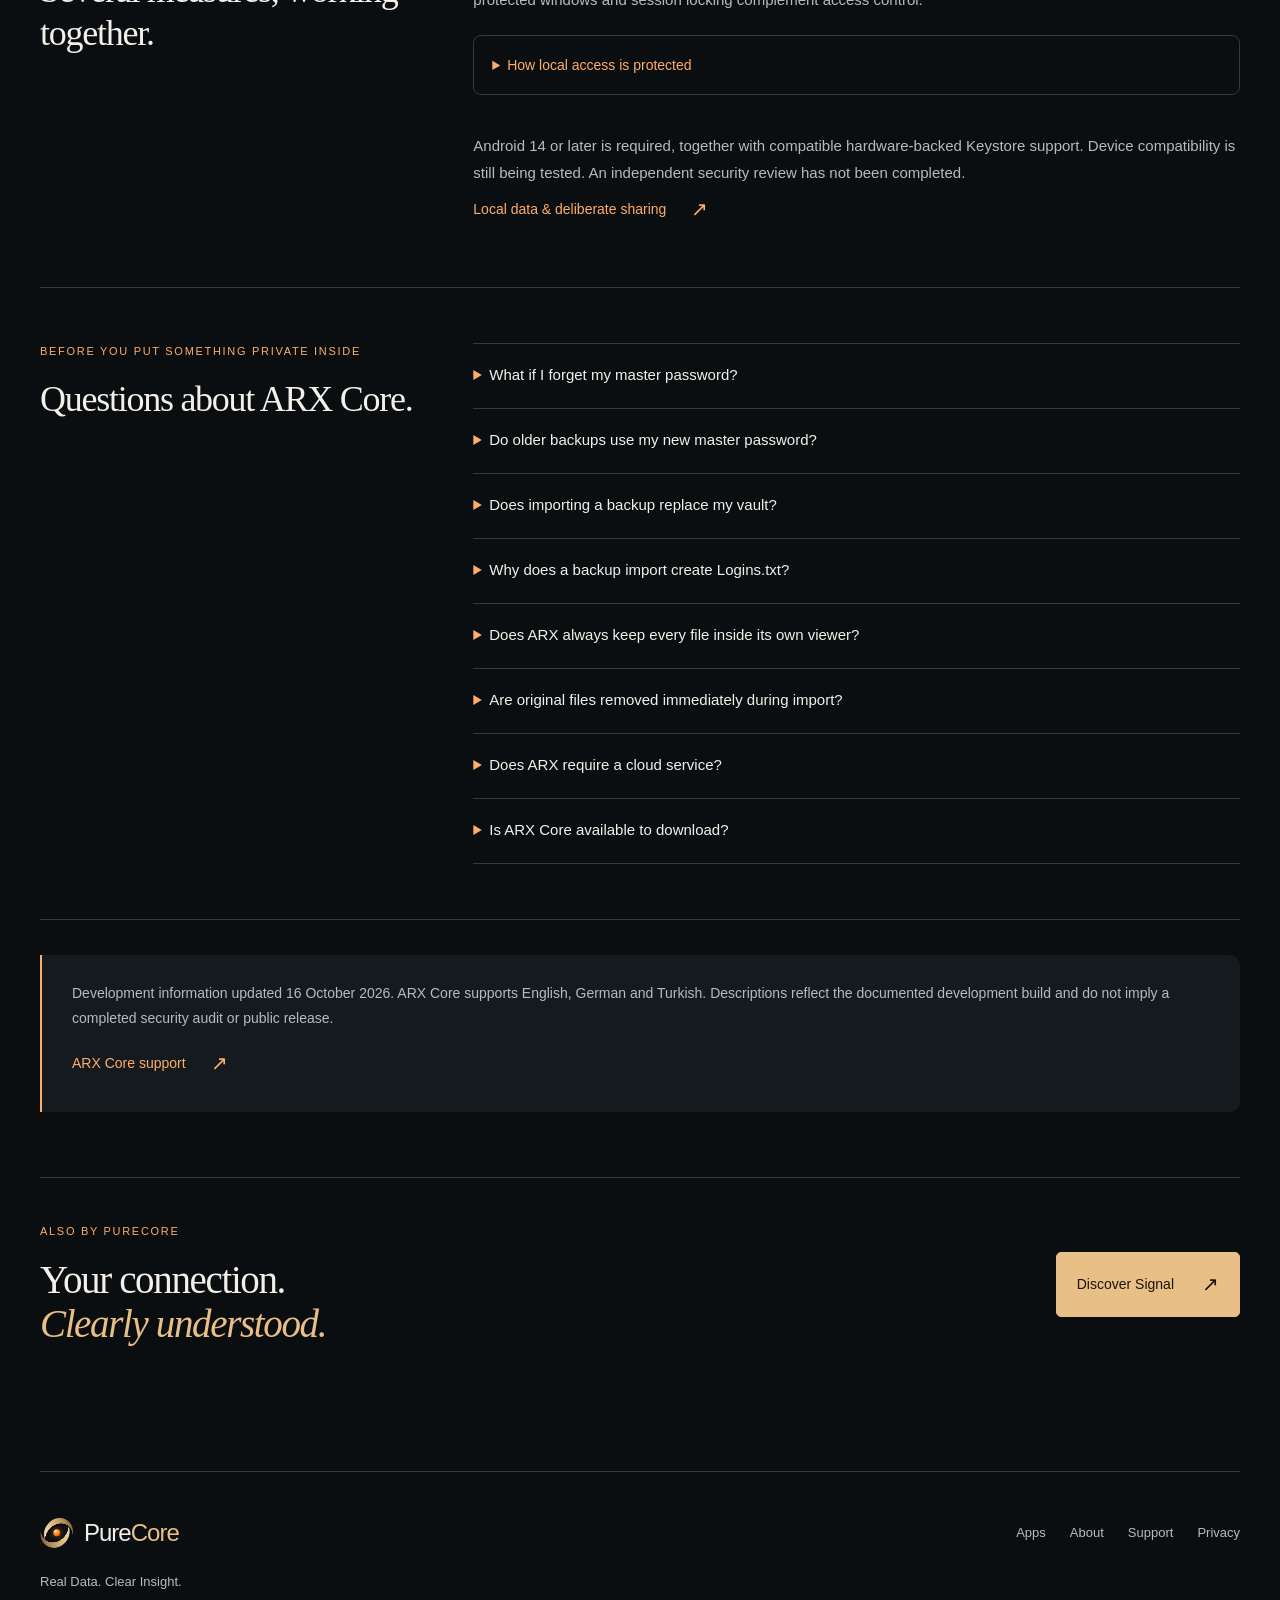
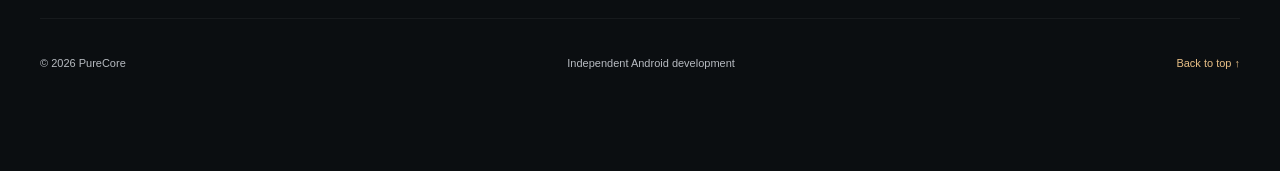
<file: arx.html>
<!doctype html>
<html lang="en">
<head>
<meta charset="utf-8">
<meta name="viewport" content="width=device-width, initial-scale=1">
<meta name="color-scheme" content="dark">
<meta name="theme-color" content="#0e1012">
<meta name="referrer" content="strict-origin-when-cross-origin">
<title>ARX Core — Your private Android vault | PureCore</title>
<meta name="description" content="A locally encrypted Android vault for credentials and files, with folder organisation, Android Autofill and verified backups. In active development.">
<meta property="og:type" content="website">
<meta property="og:site_name" content="PureCore">
<meta property="og:title" content="ARX Core — Your private Android vault | PureCore">
<meta property="og:description" content="A locally encrypted Android vault for credentials and files, with folder organisation, Android Autofill and verified backups. In active development.">
<link rel="stylesheet" href="assets/signature-v7.css"><script src="assets/icons-v4.js" defer></script><script src="assets/signature-v7.js" defer></script></head>
<body class="page-arx theme-arx">
<a class="skip" href="#main">Skip to content</a>
<div class="wrap">
<header class="site-header">
<a class="brand" href="index.html" aria-label="PureCore home"><span class="core-mark" aria-hidden="true"><i class="arc upper"></i><i class="arc lower"></i><b class="core"></b></span><span class="brand-text">Pure<span>Core</span></span></a>
<nav class="desktop-nav" aria-label="Main navigation">
<a href="apps.html" aria-current="page">Apps</a>
<a href="about.html">About</a>
<a href="support.html">Support</a>
</nav>
<details class="mobile-menu">
<summary>Menu <span class="menu-lines" aria-hidden="true"></span></summary>
<nav aria-label="Mobile navigation">
<a href="index.html">Home </a>
<a href="apps.html" aria-current="page">Apps </a>
<a href="about.html">About </a>
<a href="support.html">Support </a>
</nav>
</details>
</header>
<main id="main">
<div class="masthead"><span>Independent software studio</span><span>PureCore / Android</span></div><p class="breadcrumb"><a href="apps.html">Apps</a> / ARX Core</p>
<section class="page-hero product-hero"><div class="product-orbit"><div class="orbit orbit-one" aria-hidden="true"></div><div class="orbit orbit-two" aria-hidden="true"></div><div class="product-art"><img class="arx-icon" data-transparent-icon src="assets/arx.png" width="110" height="110" alt="ARX Core app icon" decoding="async"></div></div><p class="eyebrow">Your private vault / By PureCore</p><h1>ARX <em>Core.</em></h1><p class="product-tagline">What matters. Kept private.</p><div class="hero-actions"><span class="status "><i aria-hidden="true"></i>In active development</span><a class="text-link" href="#vault">Explore features<span aria-hidden="true">↗</span></a></div></section><div class="product-intro" data-reveal=""><h2>Credentials and files.<br>One private space.</h2><p>Bring passwords, documents and personal files together in a locally encrypted Android vault. Organise your content, read private text and create verified backups without a required ARX cloud account.</p></div>
<dl class="product-facts"><div><dt>Platform</dt><dd>Android 14+</dd></div><div><dt>Languages</dt><dd>English, German, Turkish</dd></div><div><dt>Storage</dt><dd>Locally encrypted</dd></div><div><dt>Current stage</dt><dd>Active development</dd></div></dl>
<nav class="jump-nav" aria-label="ARX Core page sections"><a href="#vault">The vault</a><a href="#files">Files &amp; sharing</a><a href="#backups">Backups</a><a href="#protection">Protection</a><a href="#arx-faq">Questions</a></nav>
<section class="section-block" id="vault" data-reveal=""><div class="section-heading"><p class="eyebrow">Two areas / One vault</p><h2>A place for what you keep private.</h2></div><div class="feature-grid">
<article class="feature-item"><p class="eyebrow">01 / Credentials</p><h3>Your accounts, organised.</h3><p>Create and edit entries containing a title, username, password, website and notes. Keep them in the encrypted vault and choose when to reveal or use them.</p></article>
<article class="feature-item"><p class="eyebrow">02 / Files</p><h3>A familiar way to organise.</h3><p>Use folders and subfolders, a directory tree, list/tile/detail views, sorting and file properties. Rename, copy, move and delete content, with back/forward folder history during your session.</p></article>
<article class="feature-item"><p class="eyebrow">03 / Android Autofill</p><h3>Confirm what you share.</h3><p>Use selected credentials in supported apps and web forms through Android Autofill. Unlock the vault, choose an entry and confirm the receiving app or website before releasing it.</p></article>
<article class="feature-item"><p class="eyebrow">04 / Local control</p><h3>No required ARX account.</h3><p>The documented app has no internet permission and does not require an ARX server or cloud account. You choose exports, sharing actions and the storage provider used for backups.</p></article>
</div></section>
<section class="section-block" id="files" data-reveal=""><div class="section-heading"><p class="eyebrow">Use your content thoughtfully</p><h2>Organise. Read. Transfer with care.</h2></div><div class="feature-grid">
<article class="feature-item"><p class="eyebrow">05 / Text</p><h3>Read private text inside ARX.</h3><p>Open supported text files in the internal read-only viewer, with wrapped lines and paged display for longer content. This includes the protected Logins.txt produced by a backup import.</p></article>
<article class="feature-item"><p class="eyebrow">06 / Media</p><h3>View supported images and videos.</h3><p>Use integrated image viewing and video playback for supported content. Available formats depend on Android decoders, and an Android default app can handle some media opening actions.</p></article>
<article class="feature-item"><p class="eyebrow">07 / Import &amp; export</p><h3>Verify the destination first.</h3><p>When moving content into or out of the vault, ARX writes the destination and fully reads it back for verification before removing the source. Unconfirmed steps are reported.</p></article>
<article class="feature-item"><p class="eyebrow">08 / Explicit sharing</p><h3>You choose the recipient.</h3><p>Opening with another app, exporting a file, using Autofill or copying credentials deliberately releases readable information. The encrypted copy inside the vault and the released copy are different things.</p></article>
</div><ol class="transfer-steps" aria-label="Verified file transfer sequence"><li><strong>Write</strong><span>Save the selected content at its destination.</span></li><li><strong>Read back</strong><span>Check the complete stored destination content.</span></li><li><strong>Remove source</strong><span>Only after successful verification; report incomplete moves.</span></li></ol><p class="context-note">An exported file is readable at its destination. If a provider cannot remove an imported source, the original can remain outside the vault. Ordinary deletion is not a promise of forensic erasure.</p></section>
<section class="section-block" id="backups" data-reveal=""><div class="section-heading"><p class="eyebrow">Backups / Restore / Import</p><h2>A backup that is read back.</h2></div><div class="feature-grid">
<article class="feature-item"><p class="eyebrow">09 / Encrypted backups</p><h3>Credentials, files and folders together.</h3><p>Create a new encrypted .arxb backup at a location you select. ARX reopens and fully verifies the stored backup before reporting success; existing backups are kept.</p></article>
<article class="feature-item"><p class="eyebrow">10 / Full restore</p><h3>Start again on a suitable device.</h3><p>Restore a complete backup into an installation without an existing vault. The current process needs the backup file, its password and a supported device; it does not require a separate exported backup key file.</p></article>
<article class="feature-item"><p class="eyebrow">11 / Additive import</p><h3>Keep the vault you already use.</h3><p>Import backup contents into a new folder in Files. Existing content, structured credentials and the current master password are retained. Imported credentials are placed in an encrypted Logins.txt rather than automatically merged into Credentials.</p></article>
<article class="feature-item"><p class="eyebrow">12 / Password changes</p><h3>A new password for the current vault.</h3><p>Change the master password after verifying the existing one. Stored content stays in place. Older backups still require the passwords used when they were created, so create a new backup after changing your password.</p></article>
</div></section>
<section class="section-block" id="protection" data-reveal=""><div class="section-heading"><p class="eyebrow">Protection with a clear explanation</p><h2>Several measures, working together.</h2></div><div class="prose"><p>ARX Core combines Argon2id password-based key derivation, AES-256-GCM authenticated encryption and a hardware-protected Android Keystore key for the local vault. Its own keyboard handles sensitive inputs, while protected windows and session locking complement access control.</p><details class="technical-detail"><summary>How local access is protected</summary><p>A randomly generated data key protects vault content. Password-derived protection and the device’s hardware-backed Keystore protect access to that key. StrongBox is preferred when available; a suitable trusted execution environment can also be used. Software-only or unknown security levels are rejected by the documented implementation.</p><p>The master password has a 16–128 character rule. Screen locking ends the vault session; a normal short background switch has a 60-second grace period. Android file-picking and external-opening flows have their own return rules.</p></details><p class="context-note">Android 14 or later is required, together with compatible hardware-backed Keystore support. Device compatibility is still being tested. An independent security review has not been completed.</p><a class="text-link" href="privacy.html#arx">Local data &amp; deliberate sharing <span class="arrow" aria-hidden="true">↗</span></a></div></section>
<section class="section-block" id="arx-faq" data-reveal=""><div class="section-heading"><p class="eyebrow">Before you put something private inside</p><h2>Questions about ARX Core.</h2></div><div class="faq">
<details><summary>What if I forget my master password?</summary><p>There is no developer access or password reset that bypasses encryption. A backup also needs its own password. Without the required access information, your data can become permanently inaccessible.</p></details>
<details><summary>Do older backups use my new master password?</summary><p>No. A backup keeps the password it was created with. Changing the current vault’s master password does not rewrite, delete or revoke previously copied backups.</p></details>
<details><summary>Does importing a backup replace my vault?</summary><p>The additive import creates a new folder inside Files and keeps the existing vault and its password. Full restoration is a separate process intended for an installation without an existing vault.</p></details>
<details><summary>Why does a backup import create Logins.txt?</summary><p>Imported backup credentials are represented as text inside an encrypted vault file, instead of being automatically merged into the current Credentials list. The internal text viewer reads that file locally. Exporting or sharing it releases readable credentials.</p></details>
<details><summary>Does ARX always keep every file inside its own viewer?</summary><p>No. There is an internal text viewer and support for viewing certain images and videos. Some media can open in an Android default app, and other document types can require an external app. An explicit Open with action gives the selected app readable access.</p></details>
<details><summary>Are original files removed immediately during import?</summary><p>ARX first verifies the stored vault destination. Source removal happens afterwards. If source deletion is unavailable or cannot be confirmed, ARX reports that the move is incomplete; a readable original may still exist outside the vault.</p></details>
<details><summary>Does ARX require a cloud service?</summary><p>No ARX account or required ARX cloud service is part of the documented vault workflow. You can still deliberately select a document provider that uses your own cloud storage for a backup or export.</p></details>
<details><summary>Is ARX Core available to download?</summary><p>ARX Core is in active development. Core vault functions are implemented, while broader device testing, independent security review and release preparation remain. A public download or purchase link will be added when confirmed.</p></details>
</div></section>
<div class="note"><p>Development information updated 16 October 2026. ARX Core supports English, German and Turkish. Descriptions reflect the documented development build and do not imply a completed security audit or public release.</p><a class="text-link" href="support.html#arx-help">ARX Core support <span class="arrow" aria-hidden="true">↗</span></a></div>
<div class="next-product" data-reveal><div><p class="eyebrow">Also by PureCore</p><h2>Your connection.<br><em>Clearly understood.</em></h2></div><a class="button" href="signal.html">Discover Signal<span aria-hidden="true">↗</span></a></div></main>
<footer class="site-footer"><div><a class="brand footer-brand" href="index.html" aria-label="PureCore home"><span class="core-mark" aria-hidden="true"><i class="arc upper"></i><i class="arc lower"></i><b class="core"></b></span><span class="brand-text">Pure<span>Core</span></span></a><p>Real Data. Clear Insight.</p></div><nav class="footer-links" aria-label="Footer navigation"><a href="apps.html">Apps</a><a href="about.html">About</a><a href="support.html">Support</a><a href="privacy.html">Privacy</a></nav><div class="footer-base"><span>© 2026 PureCore</span><span>Independent Android development</span><a href="#main">Back to top ↑</a></div></footer></div>
<button class="motion-toggle" type="button" aria-pressed="false" hidden><span class="motion-symbol" aria-hidden="true">Ⅱ</span><span class="motion-label">Pause motion</span></button><div class="reading-progress" aria-hidden="true"></div></body>
</html>
</file>
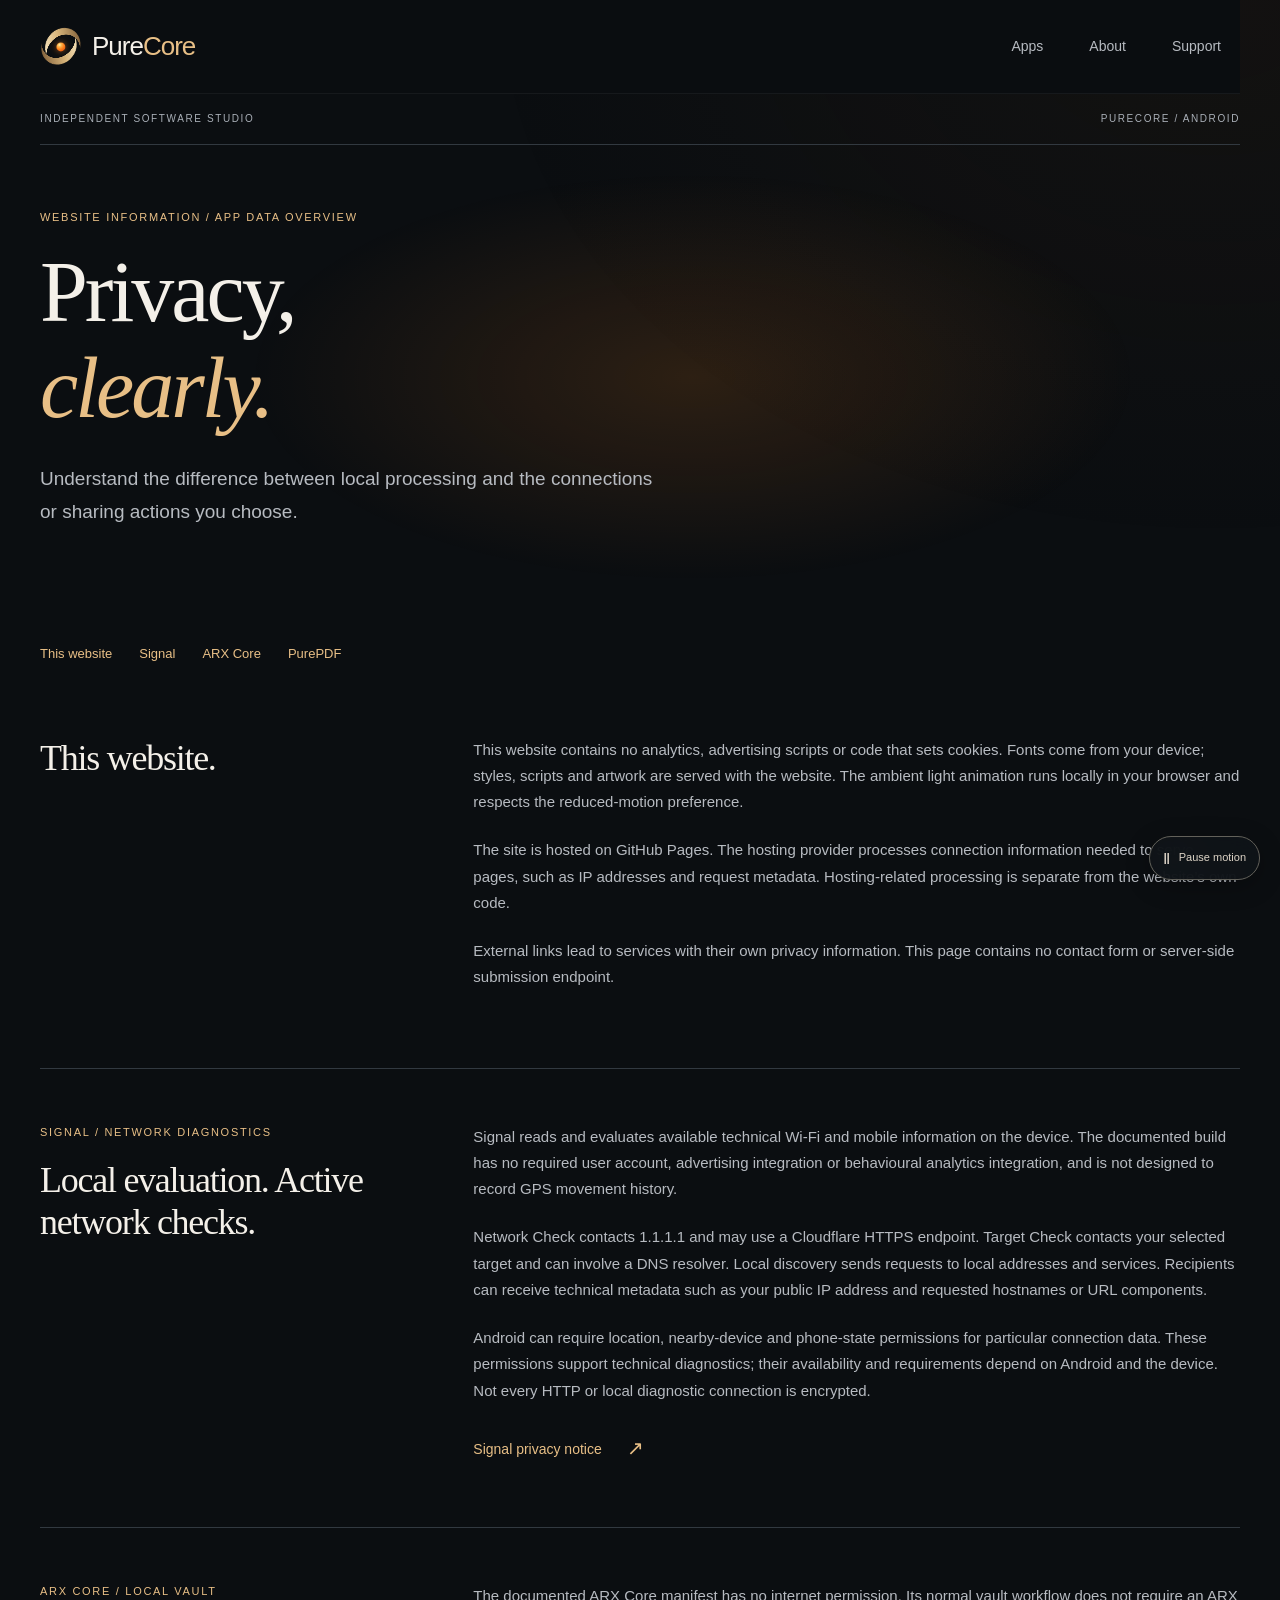
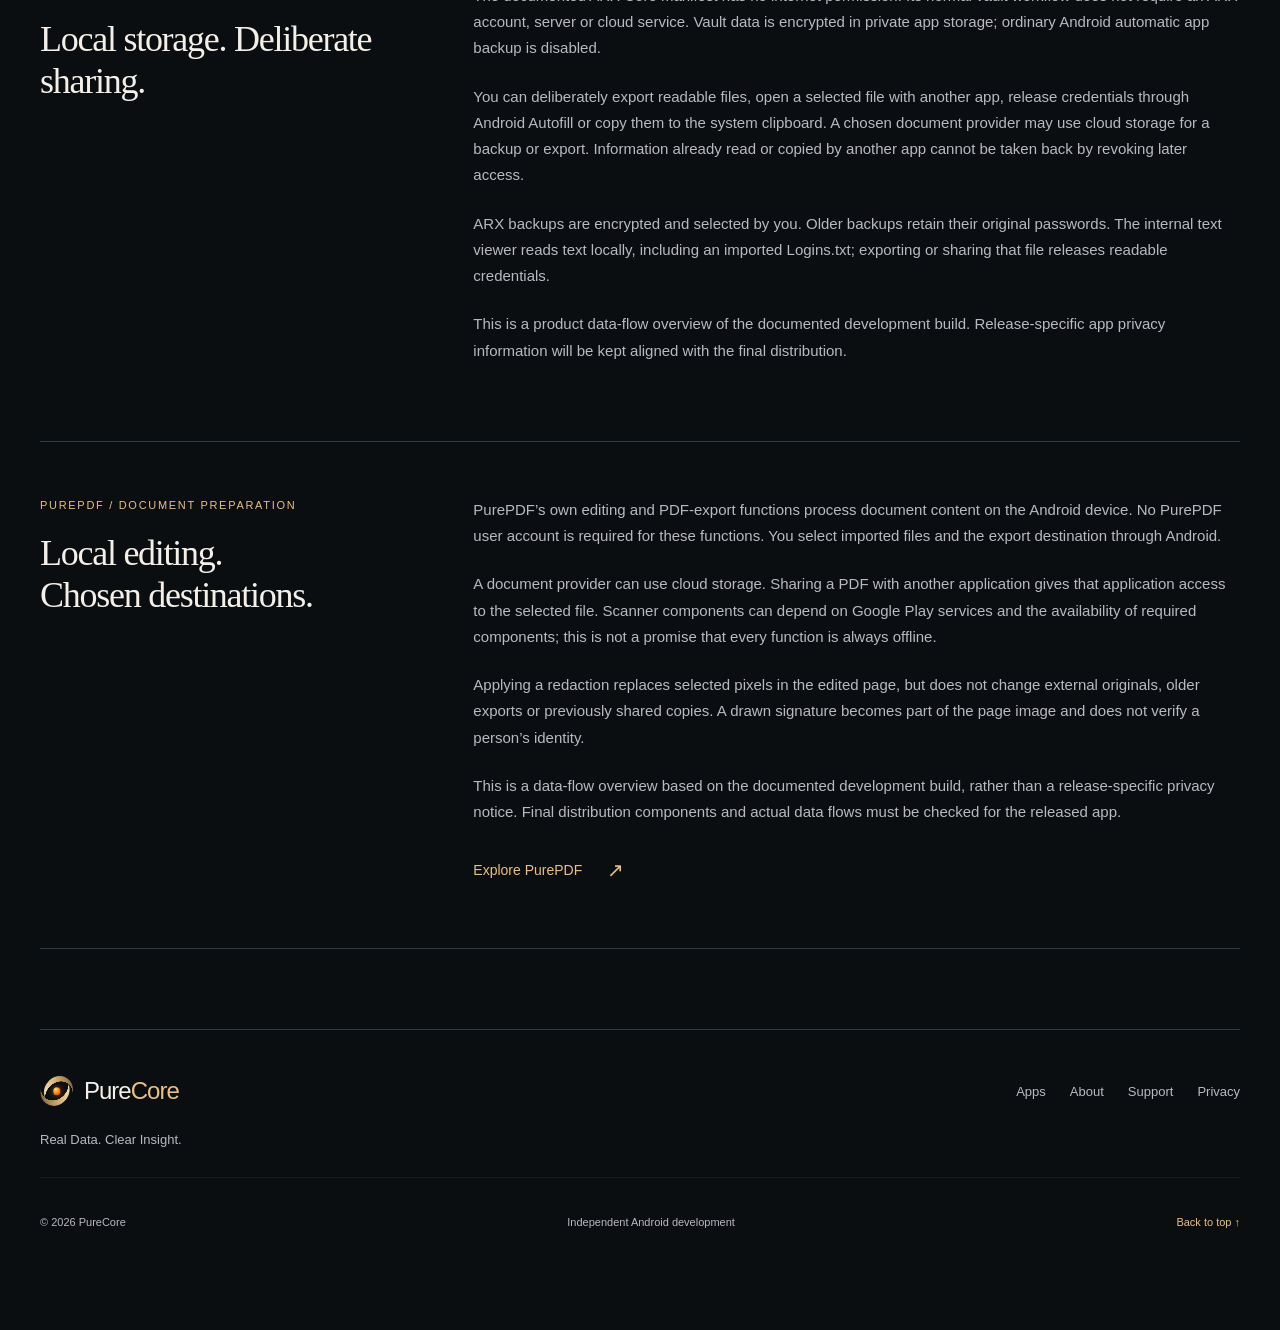
<file: privacy.html>
<!doctype html>
<html lang="en">
<head>
<meta charset="utf-8">
<meta name="viewport" content="width=device-width, initial-scale=1">
<meta name="color-scheme" content="dark">
<meta name="theme-color" content="#0e1012">
<meta name="referrer" content="strict-origin-when-cross-origin">
<title>Privacy — Website and app data overview | PureCore</title>
<meta name="description" content="How the PureCore website works and how Signal, ARX Core and PurePDF handle network checks, local processing and deliberate sharing.">
<meta property="og:type" content="website">
<meta property="og:site_name" content="PureCore">
<meta property="og:title" content="Privacy — Website and app data overview | PureCore">
<meta property="og:description" content="How the PureCore website works and how Signal, ARX Core and PurePDF handle network checks, local processing and deliberate sharing.">
<link rel="stylesheet" href="assets/signature-v7.css"><link rel="stylesheet" href="assets/purepdf-v1.css"><script src="assets/icons-v4.js" defer></script><script src="assets/signature-v7.js" defer></script></head>
<body class="page-privacy">
<a class="skip" href="#main">Skip to content</a>
<div class="wrap">
<header class="site-header">
<a class="brand" href="index.html" aria-label="PureCore home"><span class="core-mark" aria-hidden="true"><i class="arc upper"></i><i class="arc lower"></i><b class="core"></b></span><span class="brand-text">Pure<span>Core</span></span></a>
<nav class="desktop-nav" aria-label="Main navigation">
<a href="apps.html">Apps</a>
<a href="about.html">About</a>
<a href="support.html">Support</a>
</nav>
<details class="mobile-menu">
<summary>Menu <span class="menu-lines" aria-hidden="true"></span></summary>
<nav aria-label="Mobile navigation">
<a href="index.html">Home </a>
<a href="apps.html">Apps </a>
<a href="about.html">About </a>
<a href="support.html">Support </a>
</nav>
</details>
</header>
<main id="main">
<div class="masthead"><span>Independent software studio</span><span>PureCore / Android</span></div><section class="page-hero editorial-hero"><p class="eyebrow">Website information / App data overview</p><h1>Privacy,<br><em>clearly.</em></h1><p>Understand the difference between local processing and the connections or sharing actions you choose.</p></section>
<nav class="jump-nav" aria-label="Privacy sections"><a href="#website">This website</a><a href="#signal">Signal</a><a href="#arx">ARX Core</a><a href="#purepdf">PurePDF</a></nav>
<section class="section-block" id="website" data-reveal=""><div class="section-heading"><h2>This website.</h2></div><div class="prose"><p>This website contains no analytics, advertising scripts or code that sets cookies. Fonts come from your device; styles, scripts and artwork are served with the website. The ambient light animation runs locally in your browser and respects the reduced-motion preference.</p><p>The site is hosted on GitHub Pages. The hosting provider processes connection information needed to serve pages, such as IP addresses and request metadata. Hosting-related processing is separate from the website’s own code.</p><p>External links lead to services with their own privacy information. This page contains no contact form or server-side submission endpoint.</p></div></section>
<section class="section-block" id="signal" data-reveal=""><div class="section-heading"><p class="eyebrow">Signal / Network diagnostics</p><h2>Local evaluation. Active network checks.</h2></div><div class="prose"><p>Signal reads and evaluates available technical Wi-Fi and mobile information on the device. The documented build has no required user account, advertising integration or behavioural analytics integration, and is not designed to record GPS movement history.</p><p>Network Check contacts 1.1.1.1 and may use a Cloudflare HTTPS endpoint. Target Check contacts your selected target and can involve a DNS resolver. Local discovery sends requests to local addresses and services. Recipients can receive technical metadata such as your public IP address and requested hostnames or URL components.</p><p>Android can require location, nearby-device and phone-state permissions for particular connection data. These permissions support technical diagnostics; their availability and requirements depend on Android and the device. Not every HTTP or local diagnostic connection is encrypted.</p><a class="text-link" href="https://purecore87.github.io/signal-privacy/">Signal privacy notice <span class="arrow" aria-hidden="true">↗</span></a></div></section>
<section class="section-block" id="arx" data-reveal=""><div class="section-heading"><p class="eyebrow">ARX Core / Local vault</p><h2>Local storage. Deliberate sharing.</h2></div><div class="prose"><p>The documented ARX Core manifest has no internet permission. Its normal vault workflow does not require an ARX account, server or cloud service. Vault data is encrypted in private app storage; ordinary Android automatic app backup is disabled.</p><p>You can deliberately export readable files, open a selected file with another app, release credentials through Android Autofill or copy them to the system clipboard. A chosen document provider may use cloud storage for a backup or export. Information already read or copied by another app cannot be taken back by revoking later access.</p><p>ARX backups are encrypted and selected by you. Older backups retain their original passwords. The internal text viewer reads text locally, including an imported Logins.txt; exporting or sharing that file releases readable credentials.</p><p>This is a product data-flow overview of the documented development build. Release-specific app privacy information will be kept aligned with the final distribution.</p></div></section>
<section class="section-block" id="purepdf" data-reveal><div class="section-heading"><p class="eyebrow">PurePDF / Document preparation</p><h2>Local editing.<br>Chosen destinations.</h2></div><div class="prose"><p>PurePDF’s own editing and PDF-export functions process document content on the Android device. No PurePDF user account is required for these functions. You select imported files and the export destination through Android.</p><p>A document provider can use cloud storage. Sharing a PDF with another application gives that application access to the selected file. Scanner components can depend on Google Play services and the availability of required components; this is not a promise that every function is always offline.</p><p>Applying a redaction replaces selected pixels in the edited page, but does not change external originals, older exports or previously shared copies. A drawn signature becomes part of the page image and does not verify a person’s identity.</p><p>This is a data-flow overview based on the documented development build, rather than a release-specific privacy notice. Final distribution components and actual data flows must be checked for the released app.</p><a class="text-link" href="purepdf.html">Explore PurePDF<span aria-hidden="true">↗</span></a></div></section>
</main>
<footer class="site-footer"><div><a class="brand footer-brand" href="index.html" aria-label="PureCore home"><span class="core-mark" aria-hidden="true"><i class="arc upper"></i><i class="arc lower"></i><b class="core"></b></span><span class="brand-text">Pure<span>Core</span></span></a><p>Real Data. Clear Insight.</p></div><nav class="footer-links" aria-label="Footer navigation"><a href="apps.html">Apps</a><a href="about.html">About</a><a href="support.html">Support</a><a href="privacy.html">Privacy</a></nav><div class="footer-base"><span>© 2026 PureCore</span><span>Independent Android development</span><a href="#main">Back to top ↑</a></div></footer></div>
<button class="motion-toggle" type="button" aria-pressed="false" hidden><span class="motion-symbol" aria-hidden="true">Ⅱ</span><span class="motion-label">Pause motion</span></button><div class="reading-progress" aria-hidden="true"></div></body>
</html>
</file>
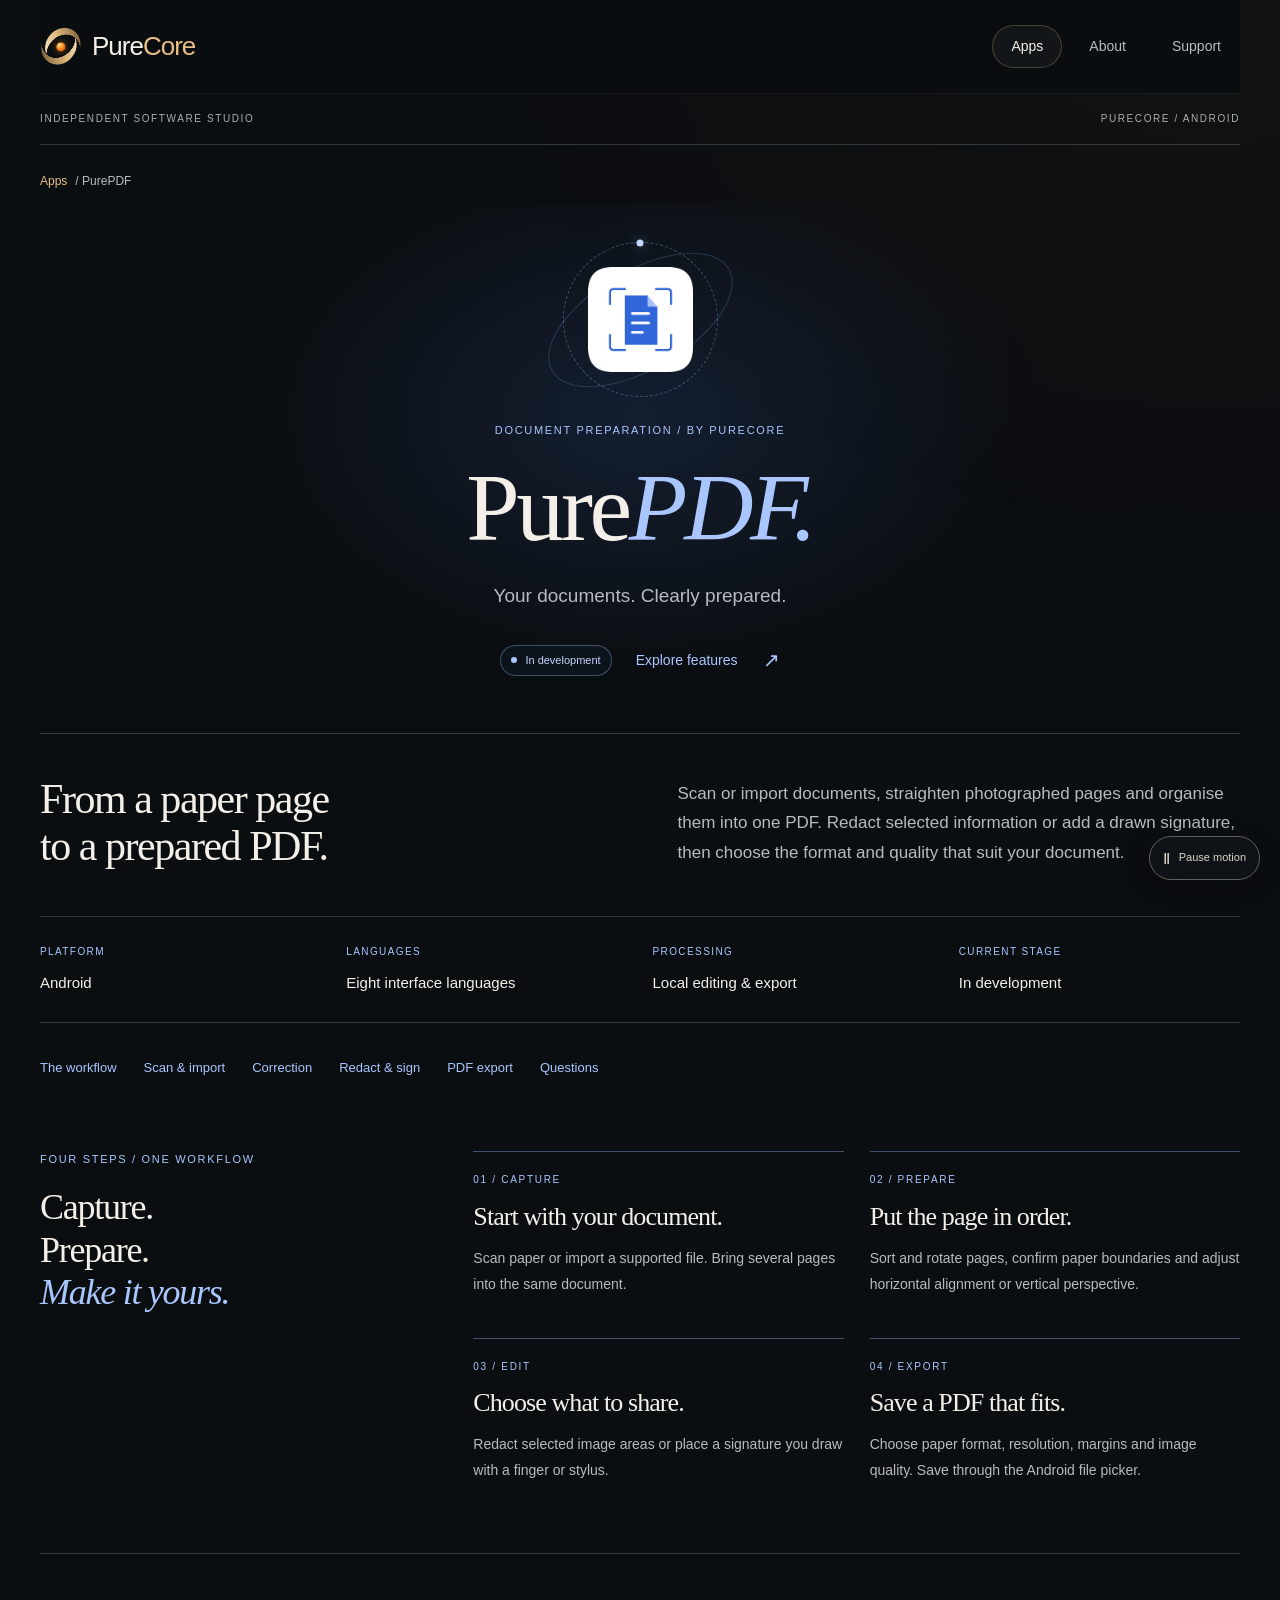
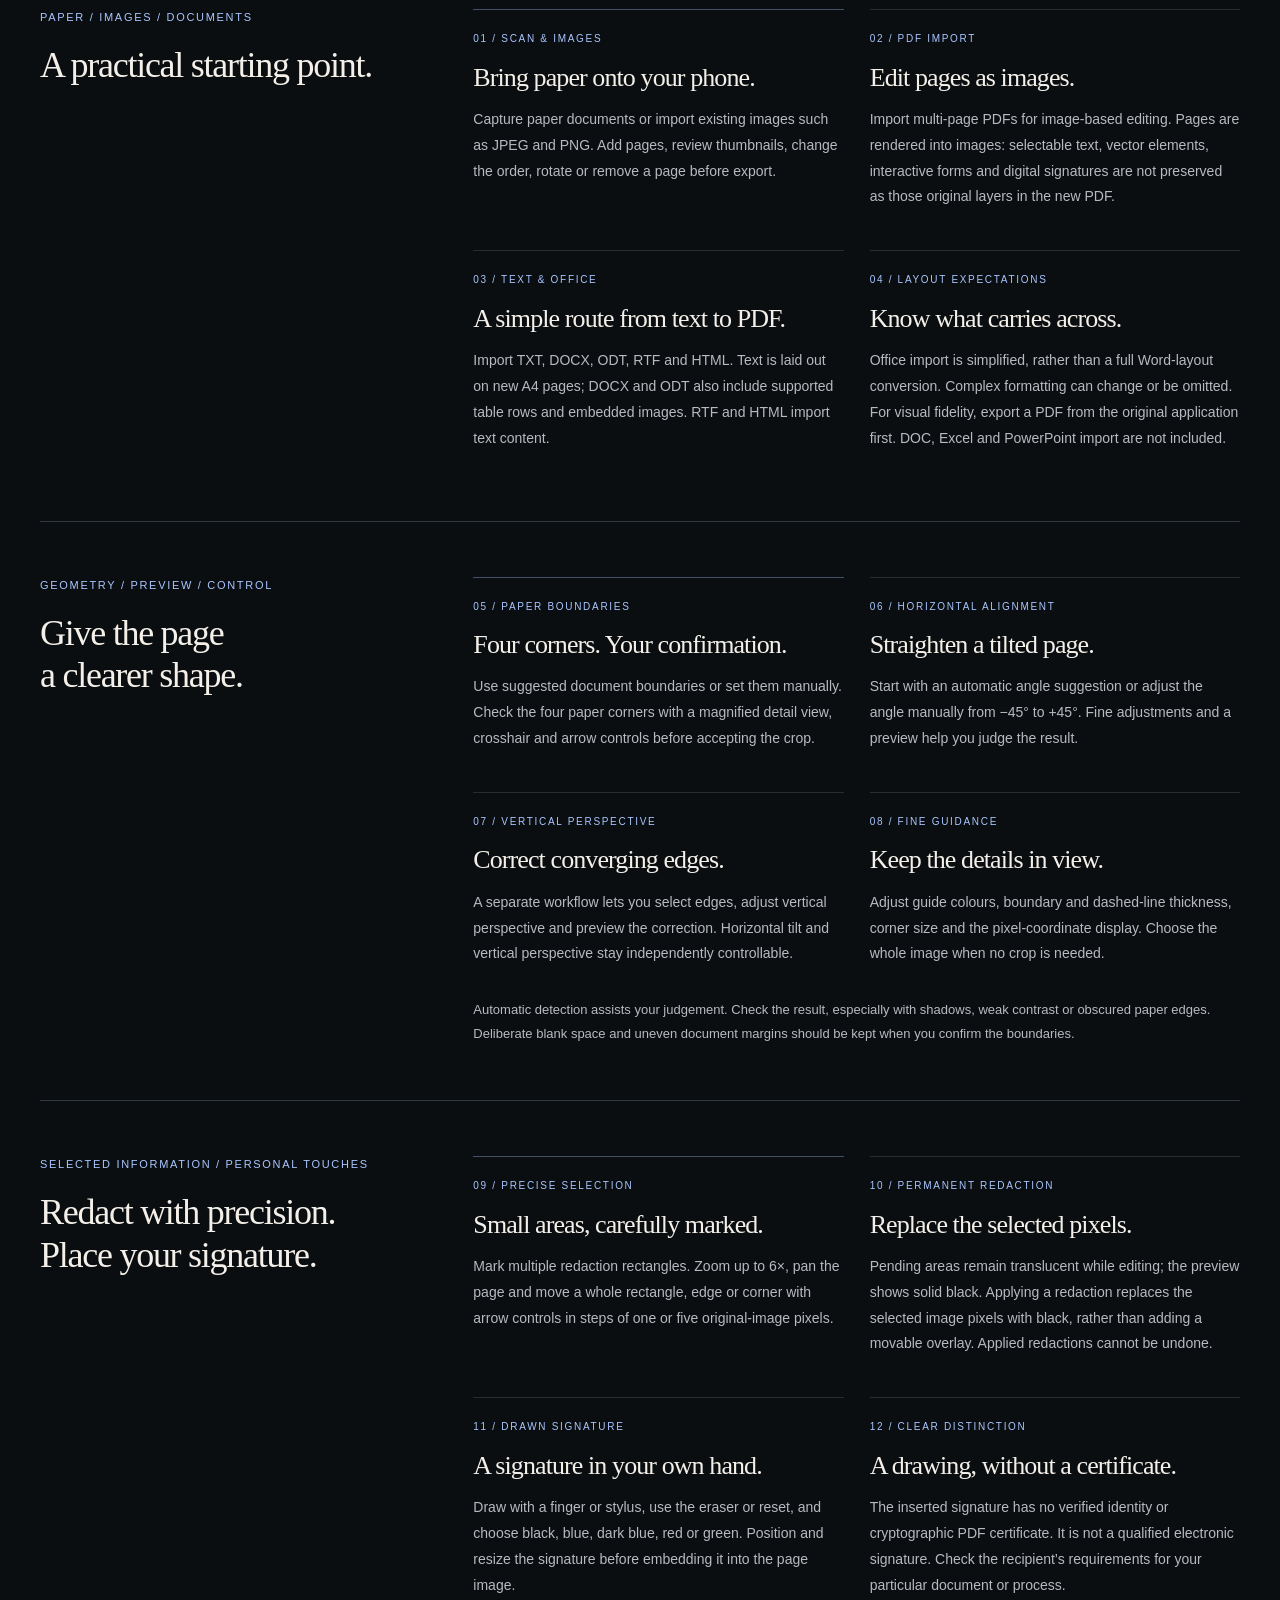
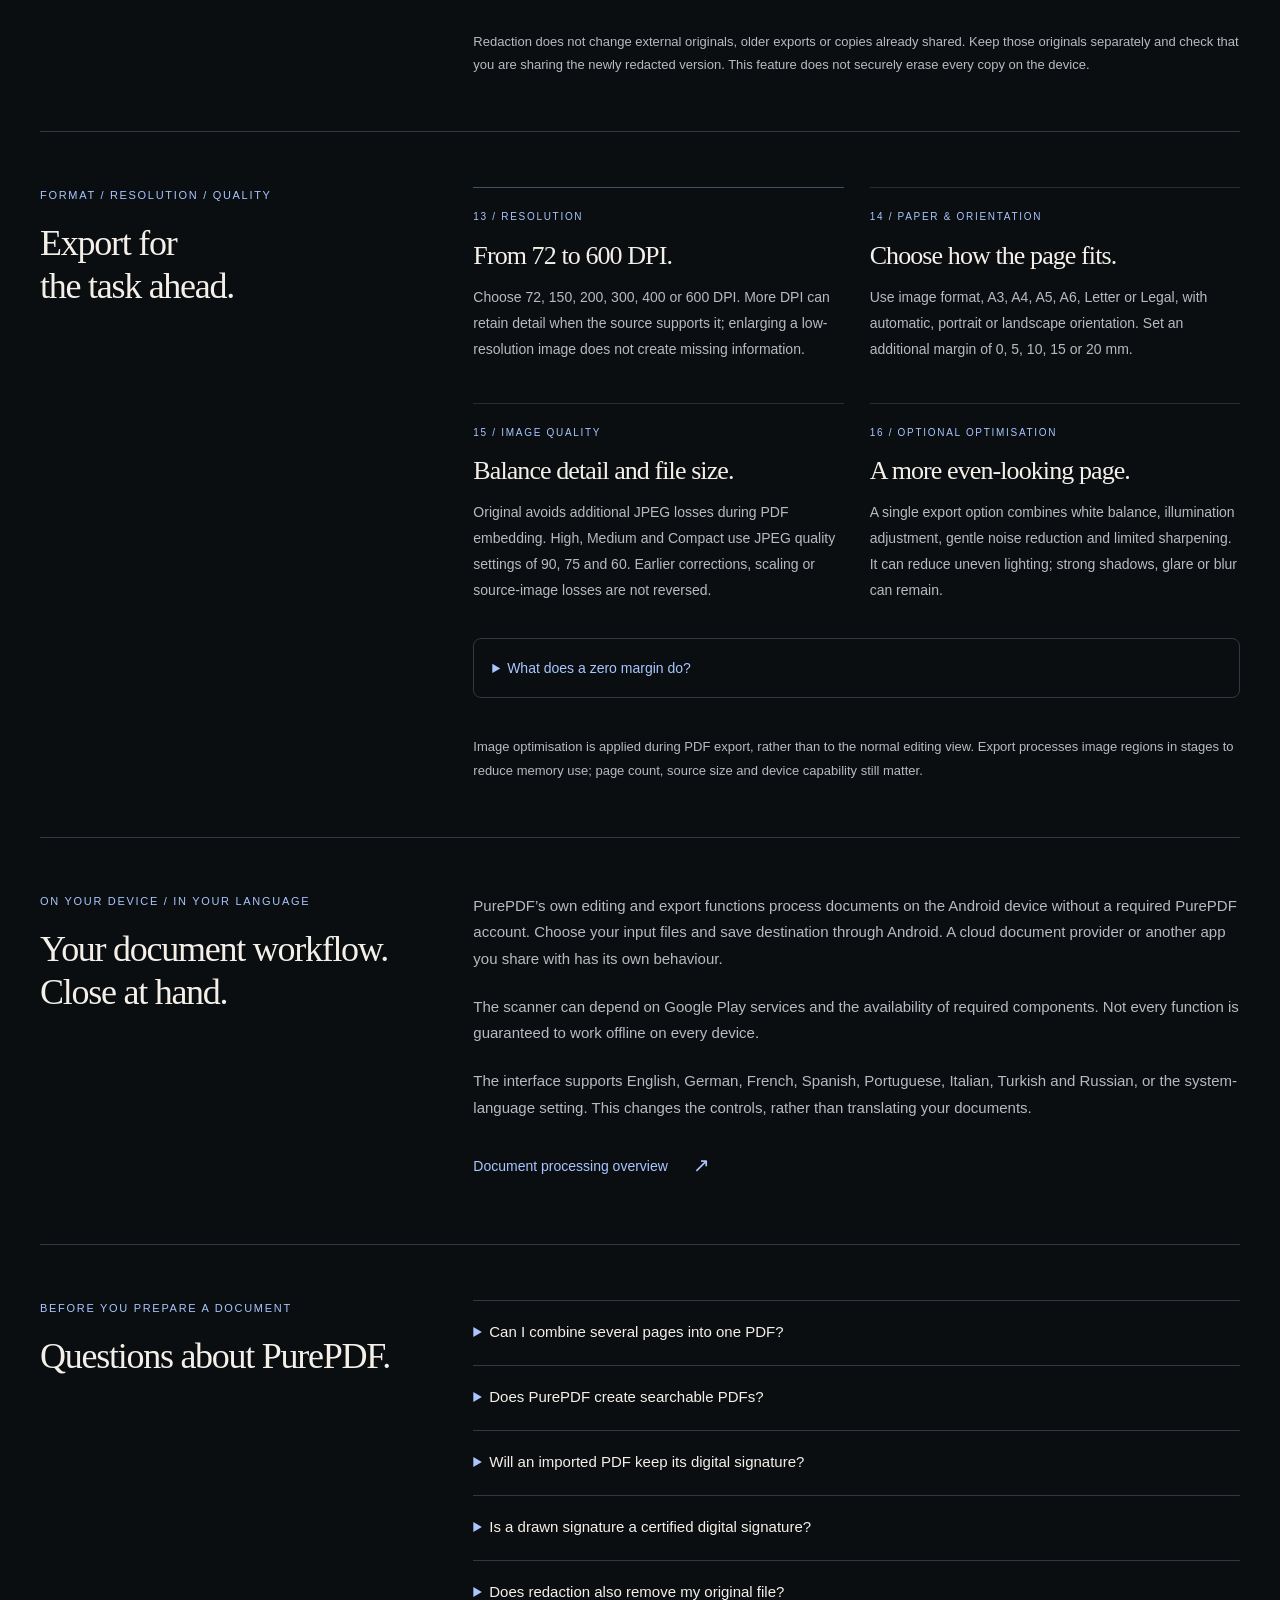
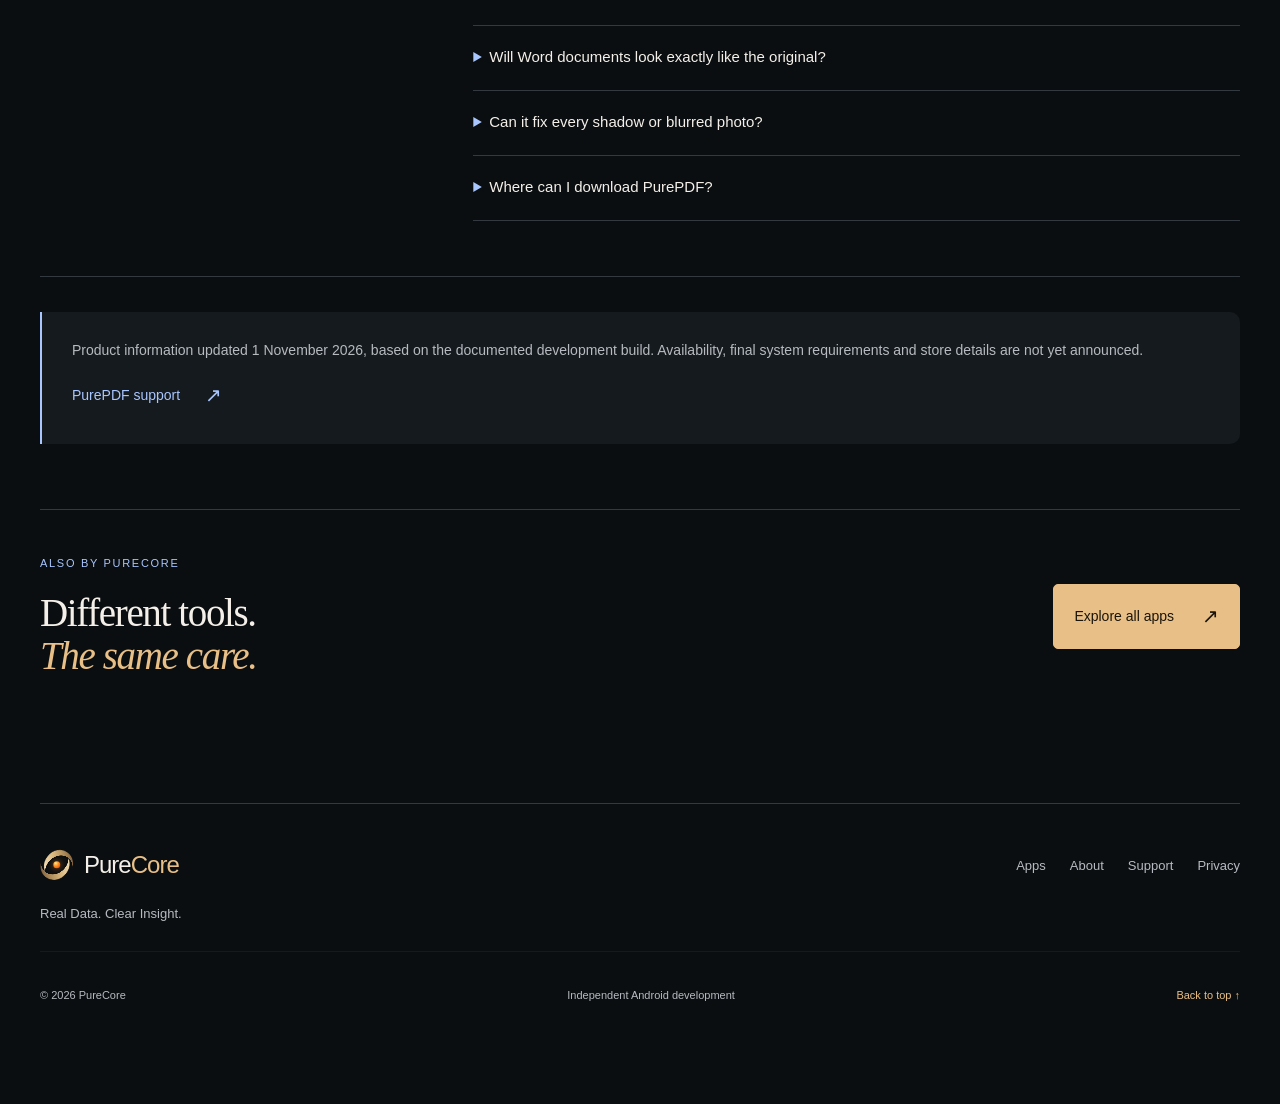
<file: Purepdf.html>
<!doctype html>
<html lang="en">
<head>
<meta charset="utf-8">
<meta name="viewport" content="width=device-width, initial-scale=1">
<meta name="color-scheme" content="dark">
<meta name="theme-color" content="#0e1012">
<meta name="referrer" content="strict-origin-when-cross-origin">
<title>PurePDF — Scan, prepare and export documents | PureCore</title>
<meta name="description" content="Scan documents, correct perspective, redact selected areas, add a drawn signature and create multi-page PDFs with PurePDF for Android. In development.">
<meta property="og:type" content="website">
<meta property="og:site_name" content="PureCore">
<meta property="og:title" content="PurePDF — Scan, prepare and export documents | PureCore">
<meta property="og:description" content="Scan documents, correct perspective, redact selected areas, add a drawn signature and create multi-page PDFs with PurePDF for Android. In development.">
<link rel="stylesheet" href="assets/signature-v7.css"><link rel="stylesheet" href="assets/purepdf-v1.css?v=2"><script src="assets/icons-v4.js" defer></script><script src="assets/signature-v7.js" defer></script></head>
<body class="page-purepdf theme-pdf">
<a class="skip" href="#main">Skip to content</a>
<div class="wrap">
<header class="site-header">
<a class="brand" href="index.html" aria-label="PureCore home"><span class="core-mark" aria-hidden="true"><i class="arc upper"></i><i class="arc lower"></i><b class="core"></b></span><span class="brand-text">Pure<span>Core</span></span></a>
<nav class="desktop-nav" aria-label="Main navigation">
<a href="apps.html" aria-current="page">Apps</a>
<a href="about.html">About</a>
<a href="support.html">Support</a>
</nav>
<details class="mobile-menu">
<summary>Menu <span class="menu-lines" aria-hidden="true"></span></summary>
<nav aria-label="Mobile navigation">
<a href="index.html">Home </a>
<a href="apps.html" aria-current="page">Apps </a>
<a href="about.html">About </a>
<a href="support.html">Support </a>
</nav>
</details>
</header>
<main id="main">
<div class="masthead"><span>Independent software studio</span><span>PureCore / Android</span></div>
<p class="breadcrumb"><a href="apps.html">Apps</a> / PurePDF</p>
<section class="page-hero product-hero" aria-labelledby="purepdf-title">
<div class="product-orbit"><div class="orbit orbit-one" aria-hidden="true"></div><div class="orbit orbit-two" aria-hidden="true"></div><div class="product-art"><img class="purepdf-icon" src="assets/purepdf.png" width="110" height="110" alt="PurePDF app icon" decoding="async"></div></div>
<p class="eyebrow">Document preparation / By PureCore</p>
<h1 id="purepdf-title">Pure<em>PDF.</em></h1>
<p class="product-tagline">Your documents. Clearly prepared.</p>
<div class="hero-actions"><span class="status"><i aria-hidden="true"></i>In development</span><a class="text-link" href="#workflow">Explore features<span aria-hidden="true">↗</span></a></div>
</section>
<div class="product-intro" data-reveal><h2>From a paper page<br>to a prepared PDF.</h2><p>Scan or import documents, straighten photographed pages and organise them into one PDF. Redact selected information or add a drawn signature, then choose the format and quality that suit your document.</p></div>
<dl class="product-facts"><div><dt>Platform</dt><dd>Android</dd></div><div><dt>Languages</dt><dd>Eight interface languages</dd></div><div><dt>Processing</dt><dd>Local editing &amp; export</dd></div><div><dt>Current stage</dt><dd>In development</dd></div></dl>
<nav class="jump-nav" aria-label="PurePDF page sections"><a href="#workflow">The workflow</a><a href="#capture">Scan &amp; import</a><a href="#correction">Correction</a><a href="#editing">Redact &amp; sign</a><a href="#export">PDF export</a><a href="#purepdf-faq">Questions</a></nav>

<section class="section-block" id="workflow" data-reveal><div class="section-heading"><p class="eyebrow">Four steps / One workflow</p><h2>Capture.<br>Prepare.<br><em>Make it yours.</em></h2></div><ol class="pdf-workflow"><li><span class="eyebrow">01 / Capture</span><h3>Start with your document.</h3><p>Scan paper or import a supported file. Bring several pages into the same document.</p></li><li><span class="eyebrow">02 / Prepare</span><h3>Put the page in order.</h3><p>Sort and rotate pages, confirm paper boundaries and adjust horizontal alignment or vertical perspective.</p></li><li><span class="eyebrow">03 / Edit</span><h3>Choose what to share.</h3><p>Redact selected image areas or place a signature you draw with a finger or stylus.</p></li><li><span class="eyebrow">04 / Export</span><h3>Save a PDF that fits.</h3><p>Choose paper format, resolution, margins and image quality. Save through the Android file picker.</p></li></ol></section>

<section class="section-block" id="capture" data-reveal><div class="section-heading"><p class="eyebrow">Paper / Images / Documents</p><h2>A practical starting point.</h2></div><div class="feature-grid">
<article class="feature-item"><p class="eyebrow">01 / Scan &amp; images</p><h3>Bring paper onto your phone.</h3><p>Capture paper documents or import existing images such as JPEG and PNG. Add pages, review thumbnails, change the order, rotate or remove a page before export.</p></article>
<article class="feature-item"><p class="eyebrow">02 / PDF import</p><h3>Edit pages as images.</h3><p>Import multi-page PDFs for image-based editing. Pages are rendered into images: selectable text, vector elements, interactive forms and digital signatures are not preserved as those original layers in the new PDF.</p></article>
<article class="feature-item"><p class="eyebrow">03 / Text &amp; Office</p><h3>A simple route from text to PDF.</h3><p>Import TXT, DOCX, ODT, RTF and HTML. Text is laid out on new A4 pages; DOCX and ODT also include supported table rows and embedded images. RTF and HTML import text content.</p></article>
<article class="feature-item"><p class="eyebrow">04 / Layout expectations</p><h3>Know what carries across.</h3><p>Office import is simplified, rather than a full Word-layout conversion. Complex formatting can change or be omitted. For visual fidelity, export a PDF from the original application first. DOC, Excel and PowerPoint import are not included.</p></article>
</div></section>

<section class="section-block" id="correction" data-reveal><div class="section-heading"><p class="eyebrow">Geometry / Preview / Control</p><h2>Give the page<br>a clearer shape.</h2></div><div class="feature-grid">
<article class="feature-item"><p class="eyebrow">05 / Paper boundaries</p><h3>Four corners. Your confirmation.</h3><p>Use suggested document boundaries or set them manually. Check the four paper corners with a magnified detail view, crosshair and arrow controls before accepting the crop.</p></article>
<article class="feature-item"><p class="eyebrow">06 / Horizontal alignment</p><h3>Straighten a tilted page.</h3><p>Start with an automatic angle suggestion or adjust the angle manually from −45° to +45°. Fine adjustments and a preview help you judge the result.</p></article>
<article class="feature-item"><p class="eyebrow">07 / Vertical perspective</p><h3>Correct converging edges.</h3><p>A separate workflow lets you select edges, adjust vertical perspective and preview the correction. Horizontal tilt and vertical perspective stay independently controllable.</p></article>
<article class="feature-item"><p class="eyebrow">08 / Fine guidance</p><h3>Keep the details in view.</h3><p>Adjust guide colours, boundary and dashed-line thickness, corner size and the pixel-coordinate display. Choose the whole image when no crop is needed.</p></article>
</div><p class="context-note">Automatic detection assists your judgement. Check the result, especially with shadows, weak contrast or obscured paper edges. Deliberate blank space and uneven document margins should be kept when you confirm the boundaries.</p></section>

<section class="section-block" id="editing" data-reveal><div class="section-heading"><p class="eyebrow">Selected information / Personal touches</p><h2>Redact with precision.<br>Place your signature.</h2></div><div class="feature-grid">
<article class="feature-item"><p class="eyebrow">09 / Precise selection</p><h3>Small areas, carefully marked.</h3><p>Mark multiple redaction rectangles. Zoom up to 6×, pan the page and move a whole rectangle, edge or corner with arrow controls in steps of one or five original-image pixels.</p></article>
<article class="feature-item"><p class="eyebrow">10 / Permanent redaction</p><h3>Replace the selected pixels.</h3><p>Pending areas remain translucent while editing; the preview shows solid black. Applying a redaction replaces the selected image pixels with black, rather than adding a movable overlay. Applied redactions cannot be undone.</p></article>
<article class="feature-item"><p class="eyebrow">11 / Drawn signature</p><h3>A signature in your own hand.</h3><p>Draw with a finger or stylus, use the eraser or reset, and choose black, blue, dark blue, red or green. Position and resize the signature before embedding it into the page image.</p></article>
<article class="feature-item"><p class="eyebrow">12 / Clear distinction</p><h3>A drawing, without a certificate.</h3><p>The inserted signature has no verified identity or cryptographic PDF certificate. It is not a qualified electronic signature. Check the recipient’s requirements for your particular document or process.</p></article>
</div><p class="context-note">Redaction does not change external originals, older exports or copies already shared. Keep those originals separately and check that you are sharing the newly redacted version. This feature does not securely erase every copy on the device.</p></section>

<section class="section-block" id="export" data-reveal><div class="section-heading"><p class="eyebrow">Format / Resolution / Quality</p><h2>Export for<br>the task ahead.</h2></div><div class="feature-grid">
<article class="feature-item"><p class="eyebrow">13 / Resolution</p><h3>From 72 to 600 DPI.</h3><p>Choose 72, 150, 200, 300, 400 or 600 DPI. More DPI can retain detail when the source supports it; enlarging a low-resolution image does not create missing information.</p></article>
<article class="feature-item"><p class="eyebrow">14 / Paper &amp; orientation</p><h3>Choose how the page fits.</h3><p>Use image format, A3, A4, A5, A6, Letter or Legal, with automatic, portrait or landscape orientation. Set an additional margin of 0, 5, 10, 15 or 20 mm.</p></article>
<article class="feature-item"><p class="eyebrow">15 / Image quality</p><h3>Balance detail and file size.</h3><p>Original avoids additional JPEG losses during PDF embedding. High, Medium and Compact use JPEG quality settings of 90, 75 and 60. Earlier corrections, scaling or source-image losses are not reversed.</p></article>
<article class="feature-item"><p class="eyebrow">16 / Optional optimisation</p><h3>A more even-looking page.</h3><p>A single export option combines white balance, illumination adjustment, gentle noise reduction and limited sharpening. It can reduce uneven lighting; strong shadows, glare or blur can remain.</p></article>
</div><details class="technical-detail"><summary>What does a zero margin do?</summary><p>At 0 mm, the PDF page adapts to the image’s aspect ratio without cropping or distorting its content. Its physical dimensions can differ from the selected standard paper format. White areas already inside the image remain. Borderless printing also depends on the printer.</p></details><p class="context-note">Image optimisation is applied during PDF export, rather than to the normal editing view. Export processes image regions in stages to reduce memory use; page count, source size and device capability still matter.</p></section>

<section class="section-block" id="local" data-reveal><div class="section-heading"><p class="eyebrow">On your device / In your language</p><h2>Your document workflow.<br>Close at hand.</h2></div><div class="prose"><p>PurePDF’s own editing and export functions process documents on the Android device without a required PurePDF account. Choose your input files and save destination through Android. A cloud document provider or another app you share with has its own behaviour.</p><p>The scanner can depend on Google Play services and the availability of required components. Not every function is guaranteed to work offline on every device.</p><p>The interface supports English, German, French, Spanish, Portuguese, Italian, Turkish and Russian, or the system-language setting. This changes the controls, rather than translating your documents.</p><a class="text-link" href="privacy.html#purepdf">Document processing overview<span aria-hidden="true">↗</span></a></div></section>

<section class="section-block" id="purepdf-faq" data-reveal><div class="section-heading"><p class="eyebrow">Before you prepare a document</p><h2>Questions about PurePDF.</h2></div><div class="faq">
<details><summary>Can I combine several pages into one PDF?</summary><p>Yes. Add pages, review their thumbnails, change the order and export the selected document as one multi-page PDF.</p></details>
<details><summary>Does PurePDF create searchable PDFs?</summary><p>The documented version creates image-based PDFs. An OCR text layer for full-text search and text selection is not included.</p></details>
<details><summary>Will an imported PDF keep its digital signature?</summary><p>No. Import renders the pages into images. The newly created PDF does not preserve the original digital-signature, form, vector or selectable-text layers. Keep digitally signed original files unchanged.</p></details>
<details><summary>Is a drawn signature a certified digital signature?</summary><p>No. It is a drawing embedded into the page image, without verified identity or a cryptographic certificate. Acceptance depends on the recipient and the requirements of the particular process.</p></details>
<details><summary>Does redaction also remove my original file?</summary><p>No. Applying a redaction replaces the selected pixels in the edited page. External originals, older exports and previously shared copies remain unchanged. Check the final PDF before sharing it.</p></details>
<details><summary>Will Word documents look exactly like the original?</summary><p>DOCX and ODT are laid out again in a simplified form. Complex formatting is not fully reproduced. Export to PDF in the original application first when visual fidelity matters.</p></details>
<details><summary>Can it fix every shadow or blurred photo?</summary><p>No. Optional export optimisation can improve uneven illumination, but cannot reliably repair strong glare, severe shadows, overexposure or missing detail. A well-lit, sharp capture is the best starting point.</p></details>
<details><summary>Where can I download PurePDF?</summary><p>PurePDF is in development. This page describes the documented build; confirmed release details and a store link will be added when available.</p></details>
</div></section>
<div class="note"><p>Product information updated 1 November 2026, based on the documented development build. Availability, final system requirements and store details are not yet announced.</p><a class="text-link" href="support.html#purepdf-help">PurePDF support<span aria-hidden="true">↗</span></a></div>
<div class="next-product" data-reveal><div><p class="eyebrow">Also by PureCore</p><h2>Different tools.<br><em>The same care.</em></h2></div><a class="button" href="apps.html">Explore all apps<span aria-hidden="true">↗</span></a></div>
</main>
<footer class="site-footer"><div><a class="brand footer-brand" href="index.html" aria-label="PureCore home"><span class="core-mark" aria-hidden="true"><i class="arc upper"></i><i class="arc lower"></i><b class="core"></b></span><span class="brand-text">Pure<span>Core</span></span></a><p>Real Data. Clear Insight.</p></div><nav class="footer-links" aria-label="Footer navigation"><a href="apps.html">Apps</a><a href="about.html">About</a><a href="support.html">Support</a><a href="privacy.html">Privacy</a></nav><div class="footer-base"><span>© 2026 PureCore</span><span>Independent Android development</span><a href="#main">Back to top ↑</a></div></footer></div>
<button class="motion-toggle" type="button" aria-pressed="false" hidden><span class="motion-symbol" aria-hidden="true">Ⅱ</span><span class="motion-label">Pause motion</span></button><div class="reading-progress" aria-hidden="true"></div></body>
</html>
</file>
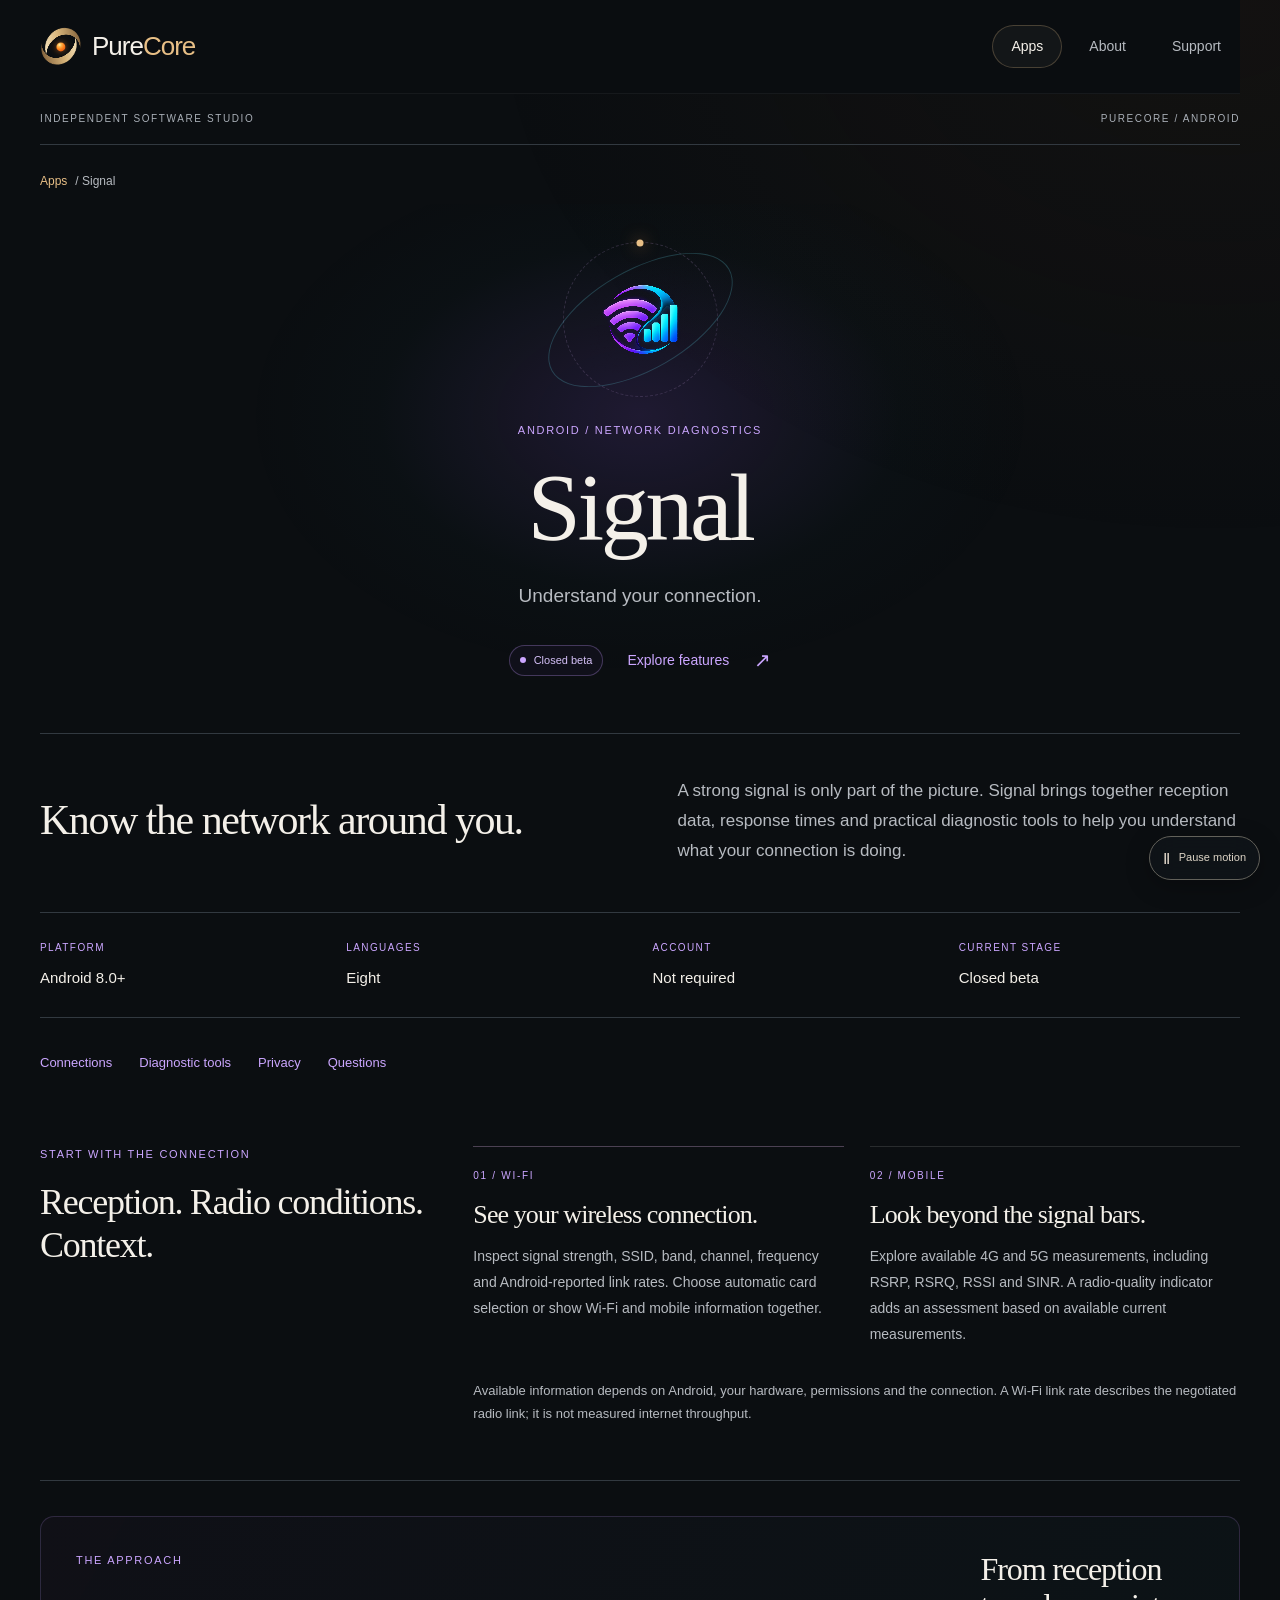
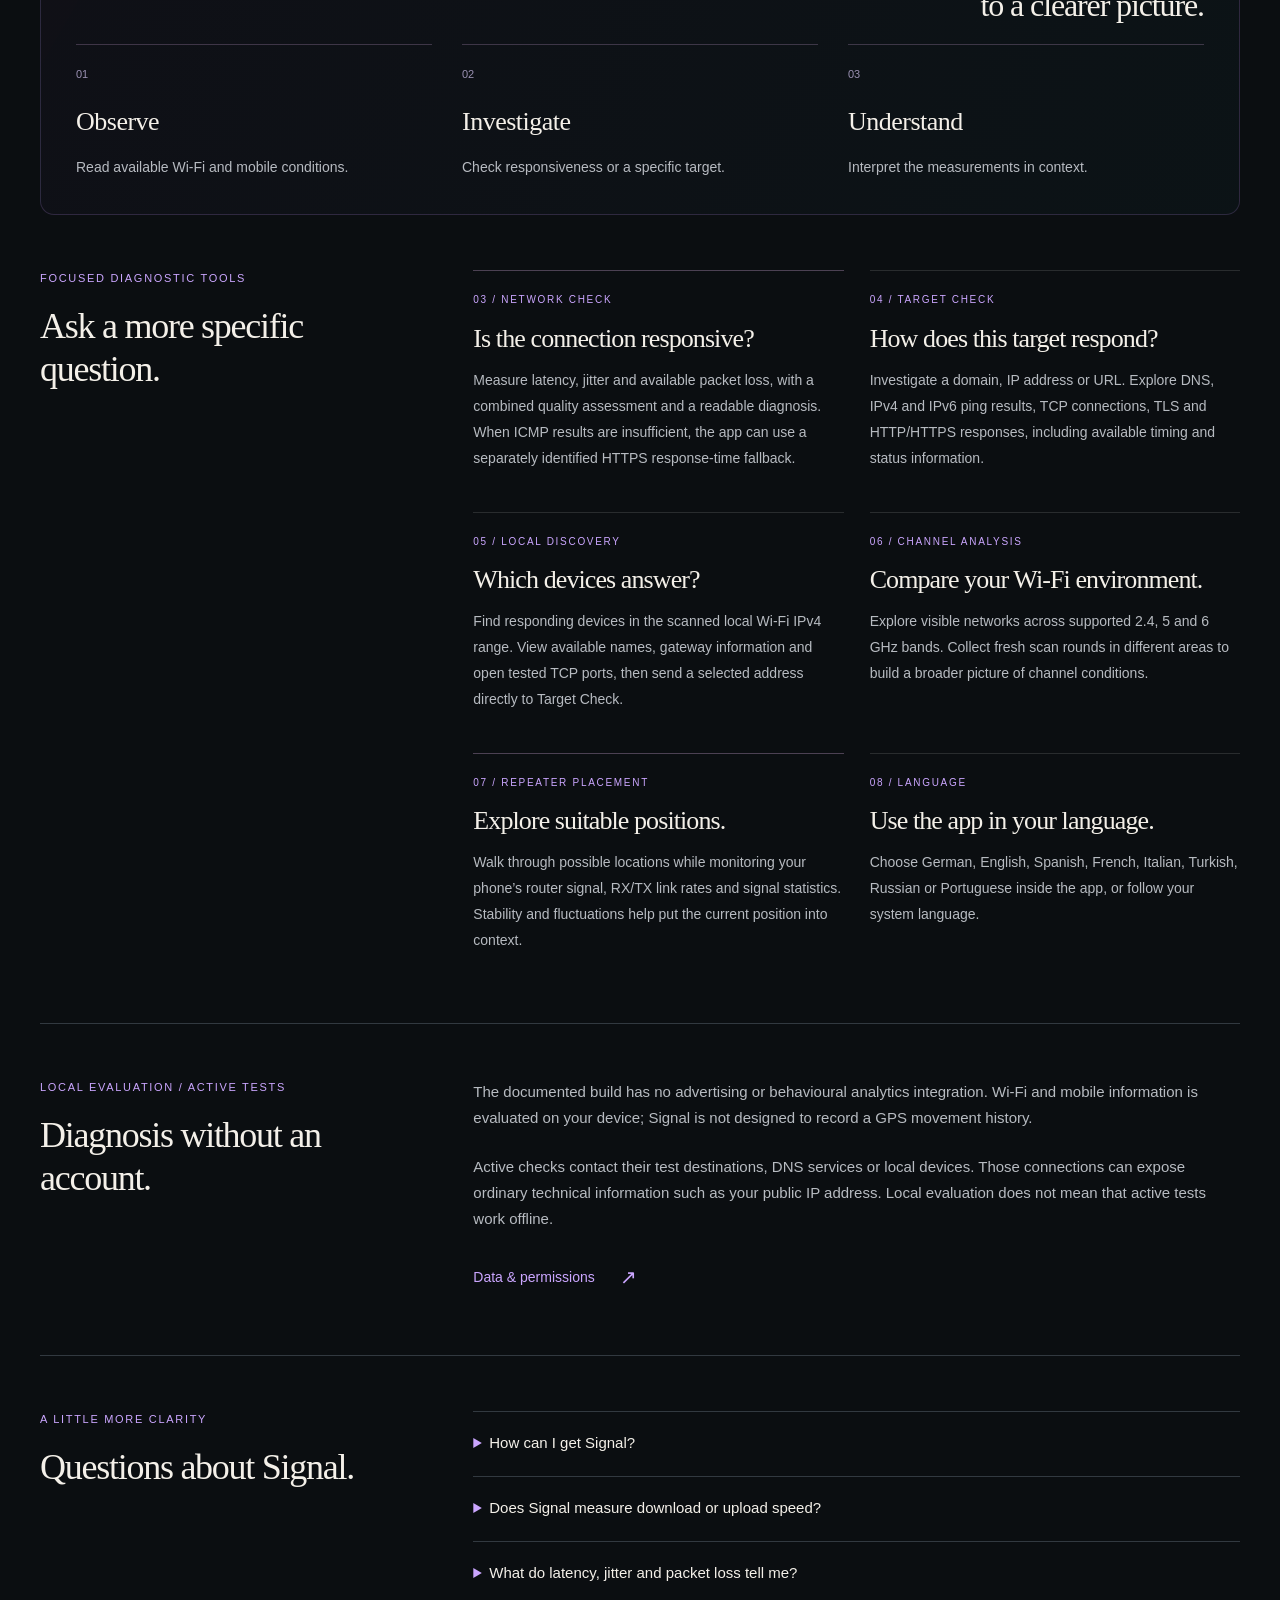
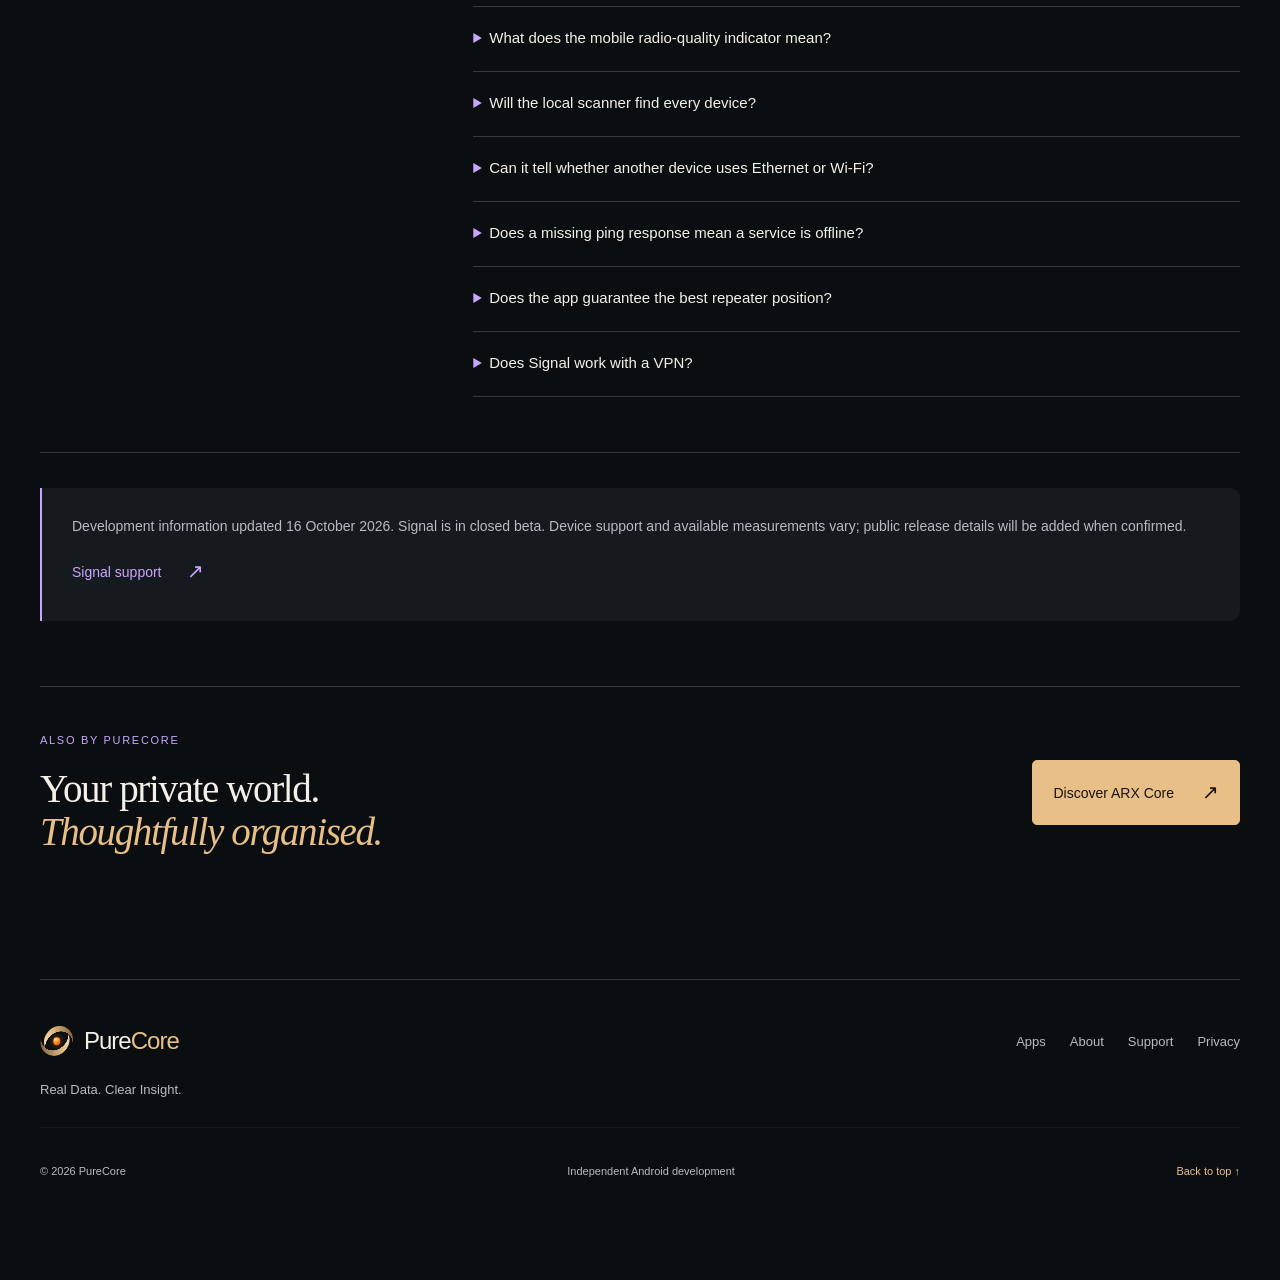
<file: signal.html>
<!doctype html>
<html lang="en">
<head>
<meta charset="utf-8">
<meta name="viewport" content="width=device-width, initial-scale=1">
<meta name="color-scheme" content="dark">
<meta name="theme-color" content="#0e1012">
<meta name="referrer" content="strict-origin-when-cross-origin">
<title>Signal — Wi-Fi and network diagnostics | PureCore</title>
<meta name="description" content="Understand Wi-Fi and mobile conditions, check latency and packet loss, investigate targets and discover responding local devices with Signal for Android.">
<meta property="og:type" content="website">
<meta property="og:site_name" content="PureCore">
<meta property="og:title" content="Signal — Wi-Fi and network diagnostics | PureCore">
<meta property="og:description" content="Understand Wi-Fi and mobile conditions, check latency and packet loss, investigate targets and discover responding local devices with Signal for Android.">
<link rel="stylesheet" href="assets/signature-v7.css"><script src="assets/icons-v4.js" defer></script><script src="assets/signature-v7.js" defer></script></head>
<body class="page-signal theme-signal">
<a class="skip" href="#main">Skip to content</a>
<div class="wrap">
<header class="site-header">
<a class="brand" href="index.html" aria-label="PureCore home"><span class="core-mark" aria-hidden="true"><i class="arc upper"></i><i class="arc lower"></i><b class="core"></b></span><span class="brand-text">Pure<span>Core</span></span></a>
<nav class="desktop-nav" aria-label="Main navigation">
<a href="apps.html" aria-current="page">Apps</a>
<a href="about.html">About</a>
<a href="support.html">Support</a>
</nav>
<details class="mobile-menu">
<summary>Menu <span class="menu-lines" aria-hidden="true"></span></summary>
<nav aria-label="Mobile navigation">
<a href="index.html">Home </a>
<a href="apps.html" aria-current="page">Apps </a>
<a href="about.html">About </a>
<a href="support.html">Support </a>
</nav>
</details>
</header>
<main id="main">
<div class="masthead"><span>Independent software studio</span><span>PureCore / Android</span></div><p class="breadcrumb"><a href="apps.html">Apps</a> / Signal</p>
<section class="page-hero product-hero"><div class="product-orbit"><div class="orbit orbit-one" aria-hidden="true"></div><div class="orbit orbit-two" aria-hidden="true"></div><div class="product-art"><img class="signal-icon" data-transparent-icon src="assets/signal.png" width="110" height="110" alt="Signal app icon" decoding="async"></div></div><p class="eyebrow">Android / Network diagnostics</p><h1>Signal</h1><p class="product-tagline">Understand your connection.</p><div class="hero-actions"><span class="status beta"><i aria-hidden="true"></i>Closed beta</span><a class="text-link" href="#connections">Explore features<span aria-hidden="true">↗</span></a></div></section><div class="product-intro" data-reveal=""><h2>Know the network around you.</h2><p>A strong signal is only part of the picture. Signal brings together reception data, response times and practical diagnostic tools to help you understand what your connection is doing.</p></div>
<dl class="product-facts"><div><dt>Platform</dt><dd>Android 8.0+</dd></div><div><dt>Languages</dt><dd>Eight</dd></div><div><dt>Account</dt><dd>Not required</dd></div><div><dt>Current stage</dt><dd>Closed beta</dd></div></dl>
<nav class="jump-nav" aria-label="Signal page sections"><a href="#connections">Connections</a><a href="#tools">Diagnostic tools</a><a href="#signal-privacy">Privacy</a><a href="#signal-faq">Questions</a></nav>
<section class="section-block" id="connections" data-reveal=""><div class="section-heading"><p class="eyebrow">Start with the connection</p><h2>Reception. Radio conditions. Context.</h2></div><div class="feature-grid">
<article class="feature-item"><p class="eyebrow">01 / Wi-Fi</p><h3>See your wireless connection.</h3><p>Inspect signal strength, SSID, band, channel, frequency and Android-reported link rates. Choose automatic card selection or show Wi-Fi and mobile information together.</p></article>
<article class="feature-item"><p class="eyebrow">02 / Mobile</p><h3>Look beyond the signal bars.</h3><p>Explore available 4G and 5G measurements, including RSRP, RSRQ, RSSI and SINR. A radio-quality indicator adds an assessment based on available current measurements.</p></article>
</div><p class="context-note">Available information depends on Android, your hardware, permissions and the connection. A Wi-Fi link rate describes the negotiated radio link; it is not measured internet throughput.</p></section>
<aside class="workflow-strip signal-workflow" aria-label="Signal diagnostic approach" data-reveal><div><span class="eyebrow">The approach</span><h2>From reception<br>to a clearer picture.</h2></div><ol><li><span>01</span><strong>Observe</strong><p>Read available Wi-Fi and mobile conditions.</p></li><li><span>02</span><strong>Investigate</strong><p>Check responsiveness or a specific target.</p></li><li><span>03</span><strong>Understand</strong><p>Interpret the measurements in context.</p></li></ol></aside><section class="section-block" id="tools" data-reveal=""><div class="section-heading"><p class="eyebrow">Focused diagnostic tools</p><h2>Ask a more specific question.</h2></div><div class="feature-grid">
<article class="feature-item"><p class="eyebrow">03 / Network Check</p><h3>Is the connection responsive?</h3><p>Measure latency, jitter and available packet loss, with a combined quality assessment and a readable diagnosis. When ICMP results are insufficient, the app can use a separately identified HTTPS response-time fallback.</p></article>
<article class="feature-item"><p class="eyebrow">04 / Target Check</p><h3>How does this target respond?</h3><p>Investigate a domain, IP address or URL. Explore DNS, IPv4 and IPv6 ping results, TCP connections, TLS and HTTP/HTTPS responses, including available timing and status information.</p></article>
<article class="feature-item"><p class="eyebrow">05 / Local discovery</p><h3>Which devices answer?</h3><p>Find responding devices in the scanned local Wi-Fi IPv4 range. View available names, gateway information and open tested TCP ports, then send a selected address directly to Target Check.</p></article>
<article class="feature-item"><p class="eyebrow">06 / Channel analysis</p><h3>Compare your Wi-Fi environment.</h3><p>Explore visible networks across supported 2.4, 5 and 6 GHz bands. Collect fresh scan rounds in different areas to build a broader picture of channel conditions.</p></article>
<article class="feature-item"><p class="eyebrow">07 / Repeater placement</p><h3>Explore suitable positions.</h3><p>Walk through possible locations while monitoring your phone’s router signal, RX/TX link rates and signal statistics. Stability and fluctuations help put the current position into context.</p></article>
<article class="feature-item"><p class="eyebrow">08 / Language</p><h3>Use the app in your language.</h3><p>Choose German, English, Spanish, French, Italian, Turkish, Russian or Portuguese inside the app, or follow your system language.</p></article>
</div></section>
<section class="section-block" id="signal-privacy" data-reveal=""><div class="section-heading"><p class="eyebrow">Local evaluation / Active tests</p><h2>Diagnosis without an account.</h2></div><div class="prose"><p>The documented build has no advertising or behavioural analytics integration. Wi-Fi and mobile information is evaluated on your device; Signal is not designed to record a GPS movement history.</p><p>Active checks contact their test destinations, DNS services or local devices. Those connections can expose ordinary technical information such as your public IP address. Local evaluation does not mean that active tests work offline.</p><a class="text-link" href="privacy.html#signal">Data &amp; permissions <span class="arrow" aria-hidden="true">↗</span></a></div></section>
<section class="section-block" id="signal-faq" data-reveal=""><div class="section-heading"><p class="eyebrow">A little more clarity</p><h2>Questions about Signal.</h2></div><div class="faq">
<details><summary>How can I get Signal?</summary><p>Signal is currently in closed beta. There is no public download link on this website. Public availability and access details will be added when confirmed.</p></details><details><summary>Does Signal measure download or upload speed?</summary><p>The current feature set does not contain a download/upload speed test. Signal examines reception, responsiveness, stability and reachability. A displayed Wi-Fi link rate is not measured internet speed.</p></details>
<details><summary>What do latency, jitter and packet loss tell me?</summary><p>ICMP latency describes a test packet’s round trip. Jitter describes variation between response times using the app’s calculation method. Packet loss is the share of sent ICMP test packets without a received reply. An HTTPS fallback is a different response-time measurement and does not manufacture a packet-loss result.</p></details>
<details><summary>What does the mobile radio-quality indicator mean?</summary><p>It assesses available RSRP, RSRQ and SINR measurements. It does not measure call audio quality or confirm VoLTE/VoWiFi. Red can also indicate missing, invalid or outdated input, rather than a confirmed poor radio connection.</p></details>
<details><summary>Will the local scanner find every device?</summary><p>It shows devices that respond within its bounded search range. Firewalls, VPN rules, client isolation, sleeping devices and closed discovery ports can limit detection. The scanner is not a complete network inventory.</p></details>
<details><summary>Can it tell whether another device uses Ethernet or Wi-Fi?</summary><p>An IP address, ping response and port list do not reliably reveal another device’s physical connection type. Signal does not promise a complete Ethernet/Wi-Fi topology.</p></details>
<details><summary>Does a missing ping response mean a service is offline?</summary><p>No. A device can block or deprioritise ICMP and still answer HTTPS or other services. Target Check separates the different protocol checks so you can interpret them together.</p></details>
<details><summary>Does the app guarantee the best repeater position?</summary><p>No. The tool evaluates your phone’s current Wi-Fi connection and its stability. Building materials, repeater hardware and the final network configuration also affect the result.</p></details>
<details><summary>Does Signal work with a VPN?</summary><p>The app includes VPN-related connection and routing handling. Reachability and reported connection details still depend on the VPN configuration and Android policies; compatibility with every setup is not guaranteed.</p></details>
</div></section>
<div class="note"><p>Development information updated 16 October 2026. Signal is in closed beta. Device support and available measurements vary; public release details will be added when confirmed.</p><a class="text-link" href="support.html#signal-help">Signal support <span class="arrow" aria-hidden="true">↗</span></a></div>
<div class="next-product" data-reveal><div><p class="eyebrow">Also by PureCore</p><h2>Your private world.<br><em>Thoughtfully organised.</em></h2></div><a class="button" href="arx.html">Discover ARX Core<span aria-hidden="true">↗</span></a></div></main>
<footer class="site-footer"><div><a class="brand footer-brand" href="index.html" aria-label="PureCore home"><span class="core-mark" aria-hidden="true"><i class="arc upper"></i><i class="arc lower"></i><b class="core"></b></span><span class="brand-text">Pure<span>Core</span></span></a><p>Real Data. Clear Insight.</p></div><nav class="footer-links" aria-label="Footer navigation"><a href="apps.html">Apps</a><a href="about.html">About</a><a href="support.html">Support</a><a href="privacy.html">Privacy</a></nav><div class="footer-base"><span>© 2026 PureCore</span><span>Independent Android development</span><a href="#main">Back to top ↑</a></div></footer></div>
<button class="motion-toggle" type="button" aria-pressed="false" hidden><span class="motion-symbol" aria-hidden="true">Ⅱ</span><span class="motion-label">Pause motion</span></button><div class="reading-progress" aria-hidden="true"></div></body>
</html>
</file>
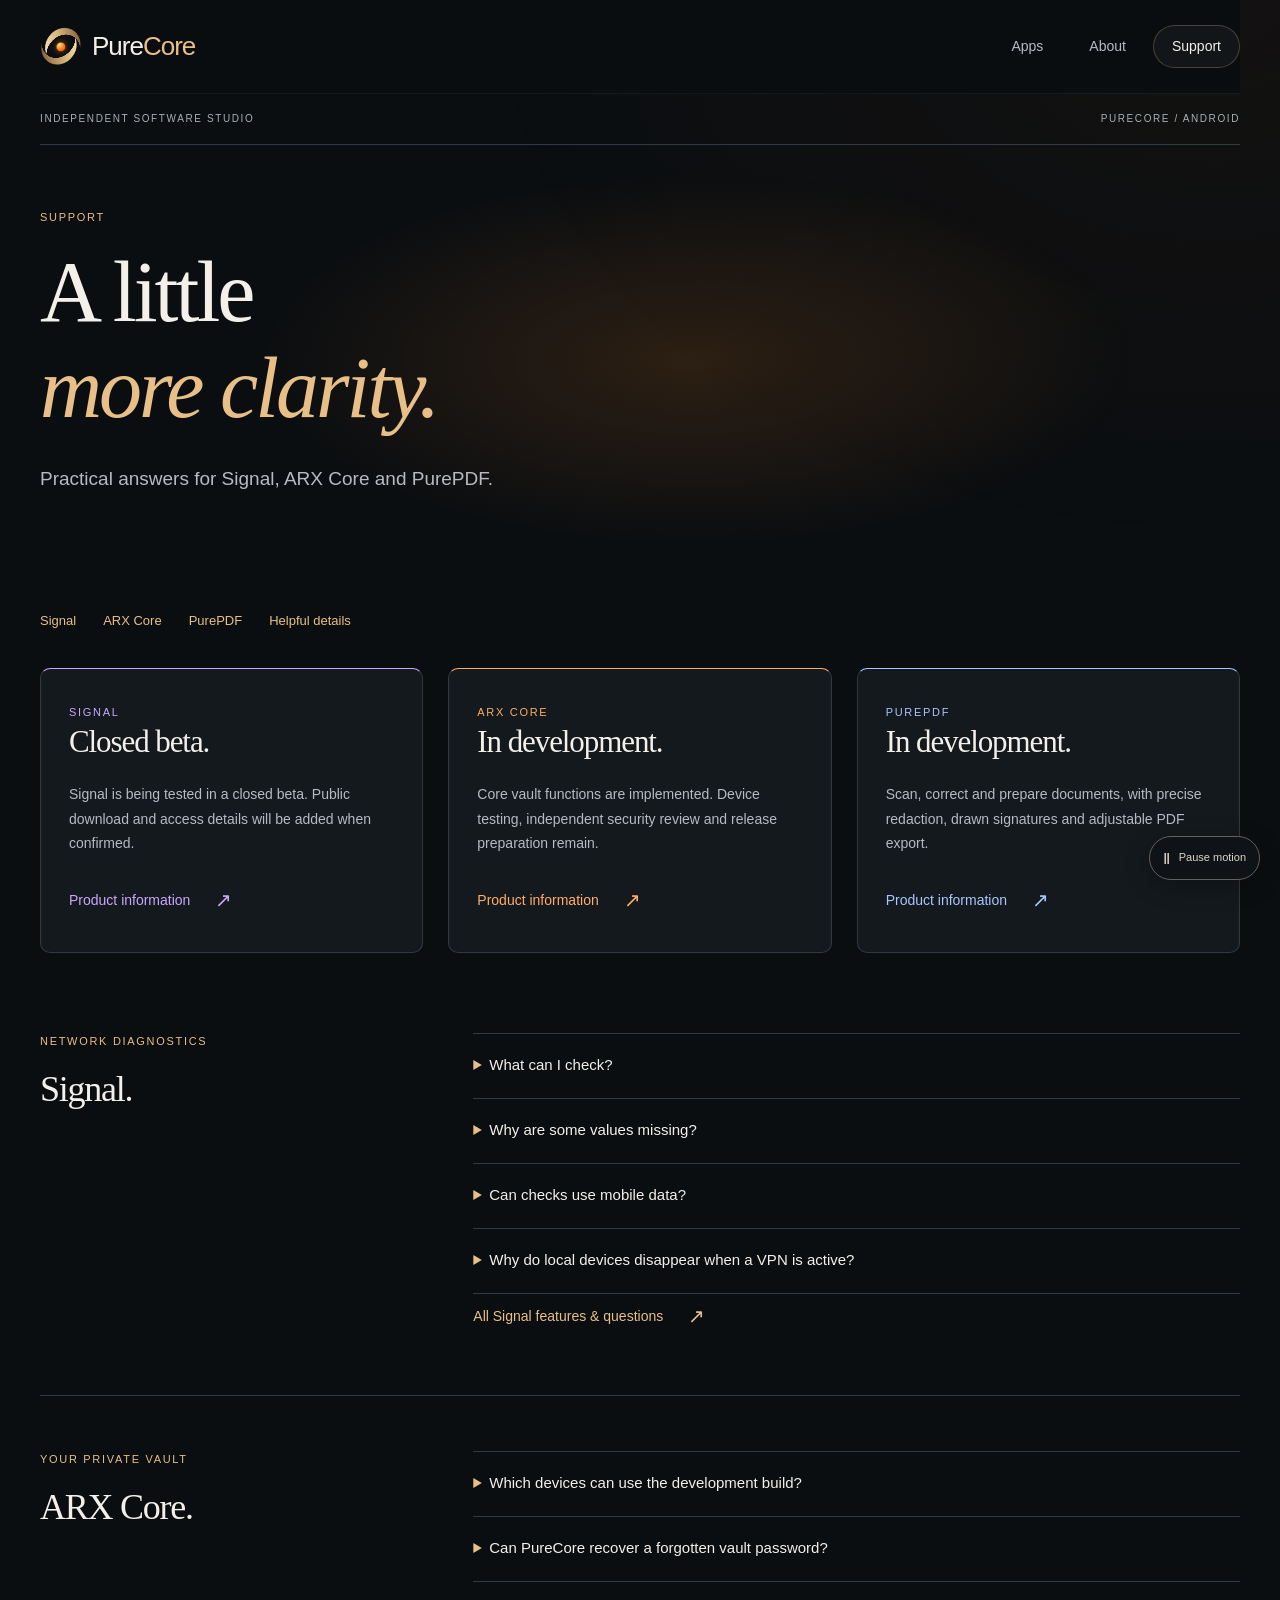
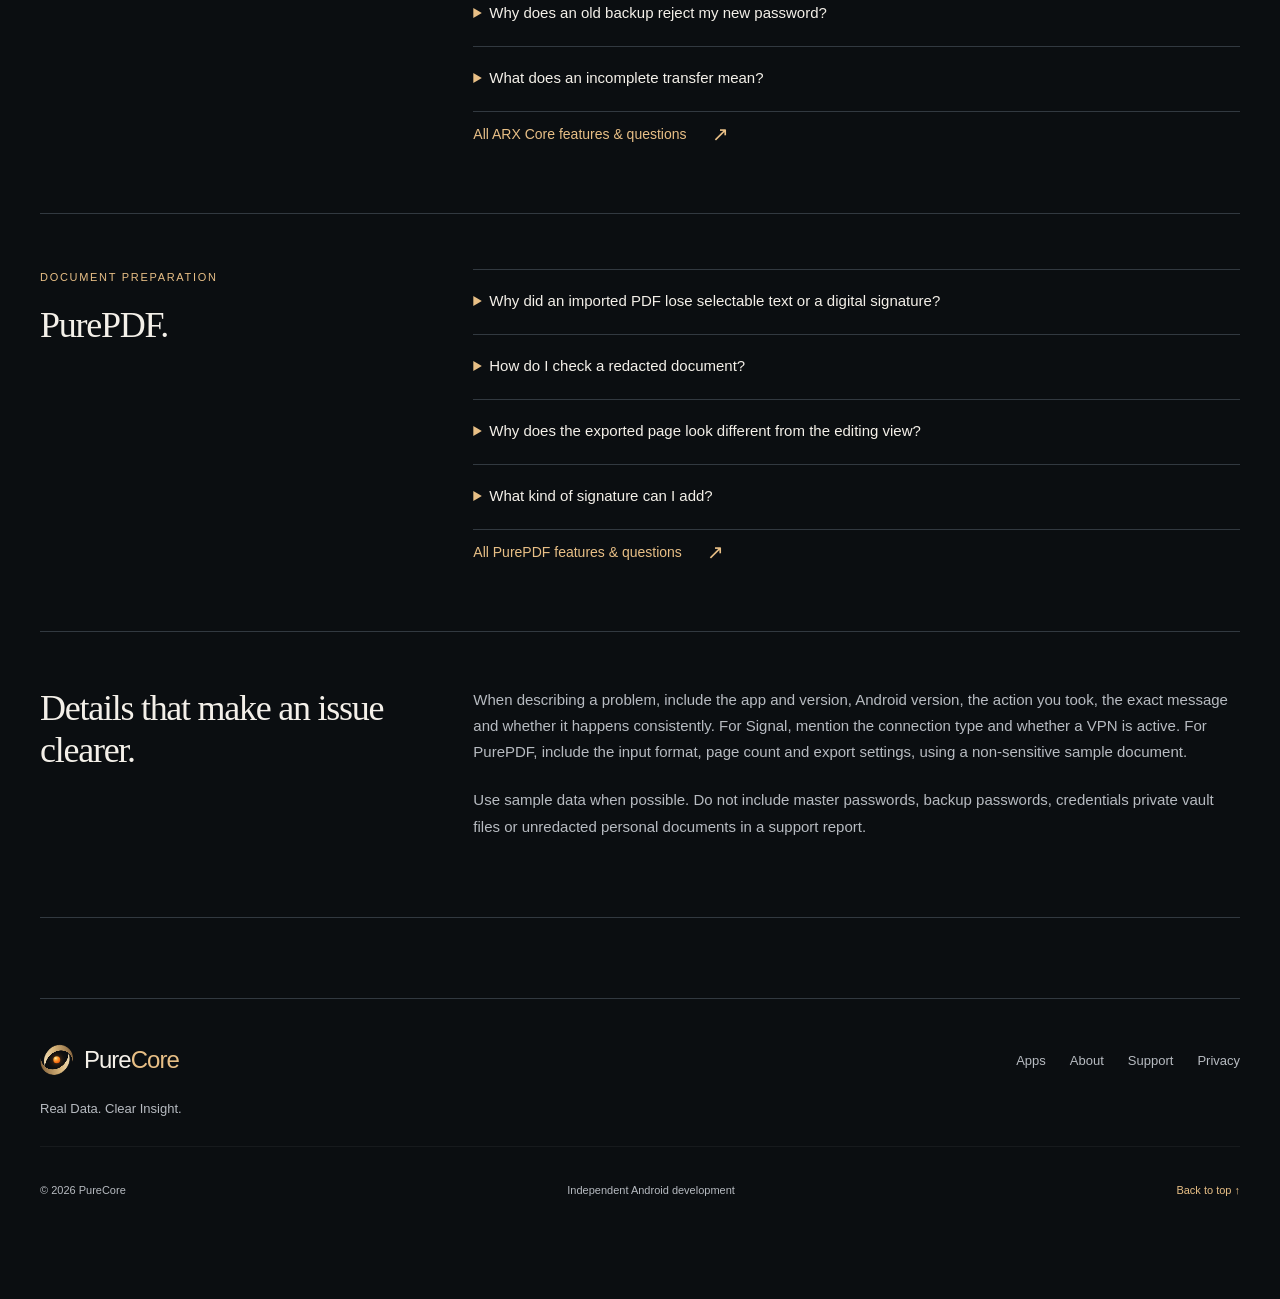
<file: support.html>
<!doctype html>
<html lang="en">
<head>
<meta charset="utf-8">
<meta name="viewport" content="width=device-width, initial-scale=1">
<meta name="color-scheme" content="dark">
<meta name="theme-color" content="#0e1012">
<meta name="referrer" content="strict-origin-when-cross-origin">
<title>Support — Signal, ARX Core and PurePDF | PureCore</title>
<meta name="description" content="Practical answers about Signal network diagnostics, ARX Core vault workflows and PurePDF document editing and export.">
<meta property="og:type" content="website">
<meta property="og:site_name" content="PureCore">
<meta property="og:title" content="Support — Signal, ARX Core and PurePDF | PureCore">
<meta property="og:description" content="Practical answers about Signal network diagnostics, ARX Core vault workflows and PurePDF document editing and export.">
<link rel="stylesheet" href="assets/signature-v7.css"><link rel="stylesheet" href="assets/purepdf-v1.css"><script src="assets/icons-v4.js" defer></script><script src="assets/signature-v7.js" defer></script></head>
<body class="page-support">
<a class="skip" href="#main">Skip to content</a>
<div class="wrap">
<header class="site-header">
<a class="brand" href="index.html" aria-label="PureCore home"><span class="core-mark" aria-hidden="true"><i class="arc upper"></i><i class="arc lower"></i><b class="core"></b></span><span class="brand-text">Pure<span>Core</span></span></a>
<nav class="desktop-nav" aria-label="Main navigation">
<a href="apps.html">Apps</a>
<a href="about.html">About</a>
<a href="support.html" aria-current="page">Support</a>
</nav>
<details class="mobile-menu">
<summary>Menu <span class="menu-lines" aria-hidden="true"></span></summary>
<nav aria-label="Mobile navigation">
<a href="index.html">Home </a>
<a href="apps.html">Apps </a>
<a href="about.html">About </a>
<a href="support.html" aria-current="page">Support </a>
</nav>
</details>
</header>
<main id="main">
<div class="masthead"><span>Independent software studio</span><span>PureCore / Android</span></div><section class="page-hero editorial-hero"><p class="eyebrow">Support</p><h1>A little<br><em>more clarity.</em></h1><p>Practical answers for Signal, ARX Core and PurePDF.</p></section>
<nav class="jump-nav" aria-label="Support sections"><a href="#signal-help">Signal</a><a href="#arx-help">ARX Core</a><a href="#purepdf-help">PurePDF</a><a href="#helpful-details">Helpful details</a></nav>
<div class="availability availability-three" data-reveal><div class="signal-card"><span class="eyebrow">Signal</span><h2>Closed beta.</h2><p>Signal is being tested in a closed beta. Public download and access details will be added when confirmed.</p><a class="text-link" href="signal.html">Product information<span aria-hidden="true">↗</span></a></div><div class="arx-card"><span class="eyebrow">ARX Core</span><h2>In development.</h2><p>Core vault functions are implemented. Device testing, independent security review and release preparation remain.</p><a class="text-link" href="arx.html">Product information<span aria-hidden="true">↗</span></a></div><div class="pdf-card"><span class="eyebrow">PurePDF</span><h2>In development.</h2><p>Scan, correct and prepare documents, with precise redaction, drawn signatures and adjustable PDF export.</p><a class="text-link" href="purepdf.html">Product information<span aria-hidden="true">↗</span></a></div></div><section class="section-block" id="signal-help" data-reveal=""><div class="section-heading"><p class="eyebrow">Network diagnostics</p><h2>Signal.</h2></div><div class="faq"><details><summary>What can I check?</summary><p>Wi-Fi and mobile conditions, latency, jitter and available packet loss, specific domains/IPs/URLs, responding local devices, tested TCP ports, Wi-Fi channel conditions and possible repeater locations. The current app does not include a download/upload speed test.</p></details><details><summary>Why are some values missing?</summary><p>Android controls access to Wi-Fi and mobile measurements. Hardware, OS version, permissions, enabled services and the current network all affect availability. A missing value is not a measurement of zero.</p></details><details><summary>Can checks use mobile data?</summary><p>Yes. Active checks contact test targets or selected services and can use the active mobile connection. Their data use depends on the checks you run. Local discovery instead probes addresses in its local search range.</p></details><details><summary>Why do local devices disappear when a VPN is active?</summary><p>Discovery depends on routing, local reachability, VPN policies, firewalls and device responses. Signal contains VPN-related routing handling, but every VPN configuration is not guaranteed to work. Compare the same target and network conditions when reporting a problem.</p></details></div><a class="text-link" href="signal.html">All Signal features &amp; questions <span class="arrow" aria-hidden="true">↗</span></a></section>
<section class="section-block" id="arx-help" data-reveal=""><div class="section-heading"><p class="eyebrow">Your private vault</p><h2>ARX Core.</h2></div><div class="faq"><details><summary>Which devices can use the development build?</summary><p>The documented build requires Android 14 or later and compatible hardware-backed Keystore support. Android version alone is not sufficient to guarantee compatibility; device testing is continuing.</p></details><details><summary>Can PureCore recover a forgotten vault password?</summary><p>There is no developer key or reset that bypasses the encryption. Keep the correct password for the vault and each older backup. Losing the required information can permanently prevent access.</p></details><details><summary>Why does an old backup reject my new password?</summary><p>Older backups keep their original passwords. After changing the current master password, make a new backup and keep track of which password belongs to each existing backup.</p></details><details><summary>What does an incomplete transfer mean?</summary><p>ARX distinguishes the saved destination from the later removal of the source. A destination may have been verified while source removal could not be confirmed. Read the result and inspect the relevant locations before repeating a move.</p></details></div><a class="text-link" href="arx.html">All ARX Core features &amp; questions <span class="arrow" aria-hidden="true">↗</span></a></section>
<section class="section-block" id="purepdf-help" data-reveal><div class="section-heading"><p class="eyebrow">Document preparation</p><h2>PurePDF.</h2></div><div class="faq"><details><summary>Why did an imported PDF lose selectable text or a digital signature?</summary><p>PurePDF renders PDF pages into images for its editing workflow. The new PDF does not preserve the original selectable-text, form, vector or digital-signature layers. Keep the original signed file unchanged.</p></details><details><summary>How do I check a redacted document?</summary><p>Preview the solid-black areas before applying them, then inspect the exported PDF. Make sure you share the newly redacted version. External originals and earlier copies are not changed.</p></details><details><summary>Why does the exported page look different from the editing view?</summary><p>Optional image optimisation is applied during export. A zero margin adapts the PDF page to the image’s aspect ratio; it does not erase white areas within the image. DPI and quality also affect the output.</p></details><details><summary>What kind of signature can I add?</summary><p>A signature drawn with a finger or stylus, embedded into the page image. It is not a verified, certificate-based or qualified electronic signature.</p></details></div><a class="text-link" href="purepdf.html#purepdf-faq">All PurePDF features &amp; questions<span aria-hidden="true">↗</span></a></section>
<section class="section-block" id="helpful-details" data-reveal=""><div class="section-heading"><h2>Details that make an issue clearer.</h2></div><div class="prose"><p>When describing a problem, include the app and version, Android version, the action you took, the exact message and whether it happens consistently. For Signal, mention the connection type and whether a VPN is active. For PurePDF, include the input format, page count and export settings, using a non-sensitive sample document.</p><p>Use sample data when possible. Do not include master passwords, backup passwords, credentials private vault files or unredacted personal documents in a support report.</p></div></section>
</main>
<footer class="site-footer"><div><a class="brand footer-brand" href="index.html" aria-label="PureCore home"><span class="core-mark" aria-hidden="true"><i class="arc upper"></i><i class="arc lower"></i><b class="core"></b></span><span class="brand-text">Pure<span>Core</span></span></a><p>Real Data. Clear Insight.</p></div><nav class="footer-links" aria-label="Footer navigation"><a href="apps.html">Apps</a><a href="about.html">About</a><a href="support.html">Support</a><a href="privacy.html">Privacy</a></nav><div class="footer-base"><span>© 2026 PureCore</span><span>Independent Android development</span><a href="#main">Back to top ↑</a></div></footer></div>
<button class="motion-toggle" type="button" aria-pressed="false" hidden><span class="motion-symbol" aria-hidden="true">Ⅱ</span><span class="motion-label">Pause motion</span></button><div class="reading-progress" aria-hidden="true"></div></body>
</html>
</file>
<file: assets/signature-v7.css>
/* PureCore — Signature edition. Original logo construction and icon artwork retained. */
:root{color-scheme:dark;--bg:#0b0e11;--surface:#14191e;--text:#f4f0e9;--muted:#b7bbc1;--gold:#e8bf86;--line:#323940;--orange:#ff9d4c;--accent:var(--gold);--serif:Georgia,'Times New Roman',serif}
*{box-sizing:border-box}html{scroll-behavior:smooth;scroll-padding-top:110px}body{margin:0;background:var(--bg);color:var(--text);font:16px/1.75 Arial,Helvetica,sans-serif;overflow-wrap:break-word}body::before{content:'';position:fixed;inset:0;z-index:-1;pointer-events:none;background:radial-gradient(ellipse at 95% 0,#3d26112b,transparent 42%)}a{color:inherit;text-decoration:none}button{font:inherit}a,button,summary{touch-action:manipulation;-webkit-tap-highlight-color:transparent}a:focus-visible,button:focus-visible,summary:focus-visible{outline:2px solid var(--accent);outline-offset:6px}::selection{background:var(--gold);color:#101317}img,canvas{max-width:100%}h1,h2,h3,p{margin-top:0}h1,h2,h3{font-family:var(--serif);font-weight:400;line-height:1.12;letter-spacing:-.035em}h1{font-size:clamp(56px,7.8vw,104px);margin-bottom:26px}h2{font-size:clamp(34px,4.2vw,54px);margin-bottom:22px}h3{font-size:29px;margin-bottom:14px}p{color:var(--muted);margin-bottom:22px}em{color:var(--gold);font-weight:400}ul{padding-left:20px}.wrap{width:min(1200px,calc(100% - 80px));margin:auto}.skip{position:absolute;left:24px;top:-100px;z-index:100;background:var(--gold);color:#111;padding:10px 18px}.skip:focus{top:15px}main{min-width:0}.eyebrow{font:11px/1.55 Arial,Helvetica,sans-serif;letter-spacing:1.7px;text-transform:uppercase;color:var(--accent);margin-bottom:18px}.theme-signal{--accent:#cba6ff}.theme-arx{--accent:#ffad68}
.site-header{position:sticky;top:0;z-index:30;min-height:94px;display:flex;align-items:center;justify-content:space-between;gap:24px;background:#0b0e11f5;border-bottom:1px solid #ffffff0d;backdrop-filter:blur(18px)}.brand{display:inline-flex;align-items:center;gap:10px;flex:none;font-size:26px;font-weight:500;letter-spacing:-1px;color:var(--text)}.brand-text>span{color:var(--gold)}.desktop-nav{display:flex;gap:8px;align-items:center}.desktop-nav a{font-size:14px;padding:9px 19px;border-radius:30px;color:var(--muted);transition:background .2s,color .2s}.desktop-nav a:hover,.desktop-nav a[aria-current=page]{background:#ffffff09;color:var(--text)}.desktop-nav a[aria-current=page]{box-shadow:inset 0 0 0 1px #e8bf8640}.mobile-menu{display:none;position:relative}.mobile-menu summary{list-style:none;display:flex;align-items:center;gap:12px;min-height:44px;cursor:pointer}.mobile-menu summary::-webkit-details-marker{display:none}.menu-lines{width:18px;height:10px;border-top:1px solid;border-bottom:1px solid}.mobile-menu nav{position:absolute;top:51px;right:0;min-width:210px;padding:10px;background:#14191e;border:1px solid var(--line);border-radius:14px;box-shadow:0 20px 50px #0009}.mobile-menu nav a{display:block;padding:11px 16px;border-radius:6px;min-height:46px}.mobile-menu nav a:hover,.mobile-menu nav a[aria-current=page]{color:var(--gold);background:#ffffff06}
/* Same PureCore logo geometry and colours as the existing site. */
.core-mark{position:relative;display:inline-block;width:42px;height:42px;flex:none;isolation:isolate}.core-mark::before{content:'';position:absolute;inset:18%;background:radial-gradient(circle,#ff831c18,transparent 70%);border-radius:50%;z-index:-1}.arc{position:absolute;display:block;left:10%;top:9%;width:90%;height:82%;border-radius:50%;background:linear-gradient(135deg,#fff0cf 3%,#d7b47a 43%,#8b6941 84%);-webkit-mask-image:radial-gradient(ellipse 99% 93% at 38% 62%,transparent 49%,#000 50%);mask-image:radial-gradient(ellipse 99% 93% at 38% 62%,transparent 49%,#000 50%);transform:rotate(-52deg);filter:drop-shadow(0 0 1px #efb55750)}.lower{left:0;transform:rotate(128deg);background:linear-gradient(135deg,#fff0cf 3%,#d7b47a 40%,#8b6941 84%)}.core{position:absolute;display:block;width:22%;height:22%;left:50%;top:50%;transform:translate(-50%,-50%);border-radius:50%;background:radial-gradient(circle at 35% 28%,#fff1b3 0%,#ffc059 18%,#ff8a23 45%,#ed5c0d 76%,#a52b07 100%);box-shadow:0 0 7px #ffad5199,0 0 19px #ff7a2466,0 0 34px #ff6b2128;z-index:2}.brand .core{box-shadow:0 0 5px #ff8d3566}
.masthead{display:flex;align-items:center;justify-content:space-between;gap:15px;padding:16px 0;border-bottom:1px solid var(--line);font-size:10px;letter-spacing:1.6px;text-transform:uppercase;color:#a9afb7}.home-hero{position:relative;display:grid;grid-template-columns:1.25fr 1fr;align-items:center;column-gap:40px;padding:70px 0 0;isolation:isolate}.home-hero::before,.page-hero::before{content:'';position:absolute;inset:0 6%;pointer-events:none;z-index:-1;background:radial-gradient(ellipse 42% 44% at 55% 50%,#ff8a2324,transparent 100%);animation:ambient 12s ease-in-out infinite}.hero-copy{position:relative;z-index:1}.hero-copy h1{font-size:clamp(56px,7.3vw,96px);margin-bottom:26px;line-height:1.035}.hero-description{font-size:20px;line-height:1.6}.hero-actions{display:flex;align-items:center;gap:26px;flex-wrap:wrap;margin-top:30px}.button{display:inline-flex;align-items:center;justify-content:space-between;gap:28px;background:var(--gold);color:#1a140b;border:1px solid var(--gold);border-radius:5px;padding:14px 20px;min-height:52px;font-size:14px;transition:background .25s,transform .25s}.button:hover{background:#f6d9b1;transform:translateY(-3px)}.button span{font-size:20px}.text-link{display:inline-flex;align-items:center;gap:25px;min-height:46px;font-size:14px;color:var(--accent)}.text-link span{font-size:20px;transition:transform .25s}.text-link:hover span{transform:translate(3px,-3px)}.text-link:hover{color:var(--text)}.live-dot,.status i{display:inline-block;width:6px;height:6px;border-radius:50%;background:var(--orange);flex:none}.live-dot{margin-right:10px;box-shadow:0 0 12px #ff8a2377;animation:core-light 4s ease-in-out infinite}.hero-foot{grid-column:1/-1;display:flex;align-items:center;justify-content:space-between;gap:15px;padding:26px 0;margin-top:56px;border-top:1px solid var(--line);font-size:11px;letter-spacing:.7px;color:var(--muted)}.hero-foot>span:first-child{font-size:10px;letter-spacing:1.5px;color:var(--gold)}.hero-foot a{display:inline-flex;gap:28px;min-height:44px;align-items:center;color:var(--gold)}
.core-scene{height:390px;position:relative;display:grid;place-items:center;isolation:isolate}.scene-glow{position:absolute;inset:0;background:radial-gradient(ellipse at center,#ff871c29,transparent 66%);animation:ambient 12s ease-in-out infinite;z-index:-1}.core-emblem .core-mark{width:200px;height:200px}.orbit{position:absolute;border:1px solid #e8bf862a;border-radius:50%;pointer-events:none}.orbit-one{width:80%;height:80%;border-style:dashed;border-color:#e8bf8638;animation:orbit-turn 46s linear infinite}.orbit-two{width:94%;height:54%;transform:rotate(-30deg);border-color:#e8bf8645;animation:orbit-breathe 9s ease-in-out infinite}.orbit-three{width:65%;height:94%;transform:rotate(-30deg);border-color:#e8bf861b}.orbit-one::after{content:'';position:absolute;top:16%;right:11%;width:7px;height:7px;border-radius:50%;background:var(--gold);box-shadow:0 0 16px #ff9d4c99}.scene-caption{position:absolute;bottom:0;font-size:10px;text-transform:uppercase;letter-spacing:3px;color:var(--gold)}
.section-head{display:flex;align-items:end;justify-content:space-between;gap:35px;margin:65px 0 30px}.section-head h2{margin-bottom:0}.section-head>p{margin-bottom:4px;font-size:15px}.product-collection{display:grid;grid-template-columns:repeat(2,minmax(0,1fr));gap:24px;scroll-margin-top:115px}.product-card{--card-color:#ffad68;position:relative;display:flex;flex-direction:column;overflow:hidden;isolation:isolate;border:1px solid #5b4a384f;background:linear-gradient(145deg,#211b15aa,#12171c 70%);border-radius:18px;padding:32px;transition:transform .35s,border-color .35s}.signal-card{--card-color:#cba6ff;--accent:#cba6ff}.product-card.signal-card{border-color:#77628c55;background:linear-gradient(145deg,#211c2daa,#12171c 70%)}.arx-card{--accent:#ffad68}.product-card::before{content:'';position:absolute;inset:0;background:radial-gradient(ellipse at 85% 20%,#ff9d4c16,transparent 60%);pointer-events:none;z-index:-1;animation:ambient 10s ease-in-out infinite}.product-card.signal-card::before{background:radial-gradient(ellipse at 85% 20%,#9b5bff24,transparent 60%);animation-delay:-5s}.product-card:hover{transform:translateY(-5px);border-color:var(--card-color)}.card-top{display:flex;justify-content:space-between;align-items:center;gap:14px;margin-bottom:35px}.card-top .eyebrow{margin:0;font-size:10px;letter-spacing:1.3px}.status{display:inline-flex;align-items:center;gap:8px;padding:6px 10px;border:1px solid #75634d70;color:#efcfaa;background:#b66c1610;border-radius:30px;font:11px/1.5 Arial,Helvetica,sans-serif;white-space:nowrap}.status.beta{color:#d5c1f8;border-color:#9b7acb60;background:#9b5bff0a}.status.beta i{background:#cba6ff}.product-card-title{display:flex;align-items:center;justify-content:space-between;gap:15px;margin-bottom:24px}.product-card-title h2{font-size:clamp(42px,4.4vw,60px);margin:0 0 10px;white-space:nowrap}.product-card-title p{font-size:14px;margin:0}.product-card-title em{color:#ffbd85}.title-dot{color:#b5a0ed}.card-art{display:grid;place-items:center;width:118px;height:118px;flex:none;position:relative}.card-art::before{content:'';position:absolute;inset:-25%;border-radius:50%;background:radial-gradient(circle,#ff9d4c18,transparent 65%);z-index:-1}.signal-card .card-art::before{background:radial-gradient(circle,#9255ff30,transparent 65%)}.signal-icon,.arx-icon{display:block;object-fit:contain;width:100%;height:100%;background:transparent;flex:none;transform-origin:center}.signal-icon{transform:translate(1.24%,1.32%)}.arx-icon{transform:translateY(-3.44%) scale(.86)}.card-description{font-size:15px;max-width:470px;min-height:80px}.feature-tags{display:flex;flex-wrap:wrap;gap:8px;list-style:none;margin:0 0 30px;padding:0}.feature-tags li{font-size:11px;padding:5px 9px;color:#c9cbd0;background:#ffffff04;border:1px solid #ffffff13;border-radius:4px}.card-bottom{display:flex;align-items:center;justify-content:space-between;gap:18px;border-top:1px solid #ffffff12;padding-top:22px;margin-top:auto}.card-bottom>span{font-size:12px;color:#dbdce0;line-height:1.7}.card-bottom small{font-size:11px;color:var(--muted)}.round-link{display:inline-flex;align-items:center;justify-content:center;gap:13px;min-height:48px;font-size:13px;color:var(--card-color);white-space:nowrap}.round-link span{display:grid;place-items:center;width:42px;height:42px;border:1px solid #ffffff26;border-radius:50%;font-size:20px;transition:background .2s,transform .2s}.round-link:hover span{background:#ffffff09;transform:rotate(10deg)}
.focus-section{display:grid;grid-template-columns:1fr 1.35fr;gap:80px;margin:96px 0;padding-top:45px;border-top:1px solid var(--line)}.focus-section h2{font-size:50px}.focus-section .section-heading{margin:0}.focus-list details{border-bottom:1px solid var(--line)}.focus-list summary{display:flex;align-items:center;gap:18px;list-style:none;cursor:pointer;min-height:79px;padding:18px 0;font-size:17px}.focus-list summary::-webkit-details-marker{display:none}.section-number{font:11px/1.5 Arial,Helvetica,sans-serif;letter-spacing:1px;color:var(--gold)}.plus{position:relative;width:16px;height:16px;margin-left:auto;flex:none}.plus::before,.plus::after{content:'';position:absolute;background:var(--gold);left:0;right:0;top:7px;height:1px;transition:transform .2s}.plus::after{transform:rotate(90deg)}details[open]>.plus::after,details[open]>summary .plus::after{transform:rotate(0)}.answer{padding:0 24px 20px 34px}.answer p{font-size:15px;margin-bottom:6px}.studio-statement{border:1px solid #e8bf8628;border-radius:18px;text-align:center;padding:62px 24px;position:relative;isolation:isolate;overflow:hidden;background:#15181b}.studio-statement::before{content:'';position:absolute;inset:0;z-index:-1;background:radial-gradient(ellipse at 50% 100%,#ff8a231c,transparent 70%);animation:ambient 12s ease-in-out infinite}.studio-statement h2{font-size:clamp(35px,4.5vw,58px);line-height:1.25}.studio-statement .text-link{justify-content:center}.breadcrumb{display:flex;gap:8px;align-items:center;font-size:12px;color:var(--muted);margin:15px 0 0}.breadcrumb a{display:inline-flex;align-items:center;min-height:44px;color:var(--gold)}
.page-hero{position:relative;isolation:isolate;padding:64px 0 58px}.page-hero h1{font-size:clamp(54px,7vw,86px)}.page-hero>p:not(.eyebrow){font-size:19px;max-width:620px}.product-hero{width:100%;text-align:center;padding:26px 0 50px}.product-hero::before{background:radial-gradient(ellipse 38% 50% at 50% 40%,#ff8a2324,transparent 100%)}.theme-signal .product-hero::before{background:radial-gradient(ellipse 38% 50% at 50% 40%,#9d61ff24,#38c9ec04 65%,transparent 100%)}.product-orbit{position:relative;width:210px;height:180px;display:grid;place-items:center;margin:0 auto 12px}.product-orbit .orbit-one{width:155px;height:155px;border-color:#a78ac03b}.product-orbit .orbit-two{width:205px;height:100px;border-color:#e8bf8630}.theme-arx .product-orbit .orbit-one{border-color:#ffad6838}.theme-signal .product-orbit .orbit-two{border-color:#65dff238}.product-art{width:105px;height:105px}.product-hero>.eyebrow{margin-bottom:15px}.product-hero h1{font-size:clamp(60px,8vw,96px);margin-bottom:18px}.product-hero>p{margin-left:auto;margin-right:auto}.product-hero .hero-actions{justify-content:center;margin-top:25px;gap:24px}.product-tagline{margin-bottom:0}.product-intro{border-top:1px solid var(--line);padding:42px 0 12px;display:grid;grid-template-columns:1fr 1fr;column-gap:75px;align-items:center}.product-intro h2{font-size:42px;max-width:520px}.product-intro>p{font-size:17px}.product-facts{display:grid;grid-template-columns:repeat(4,minmax(0,1fr));gap:25px;margin:12px 0 0;padding:26px 0;border-top:1px solid var(--line);border-bottom:1px solid var(--line)}.product-facts dt{font-size:10px;letter-spacing:1.4px;text-transform:uppercase;color:var(--accent);margin-bottom:9px}.product-facts dd{margin:0;font-size:15px}.jump-nav{display:flex;flex-wrap:wrap;gap:8px 27px;margin:24px 0 5px}.jump-nav a{display:inline-flex;align-items:center;min-height:44px;color:var(--accent);font-size:13px;border-bottom:1px solid transparent}.jump-nav a:hover{border-color:var(--accent)}.section-block{position:relative;display:grid;grid-template-columns:.9fr 1.8fr;gap:0 50px;padding:55px 0;border-bottom:1px solid var(--line);scroll-margin-top:90px}.section-block>.section-heading{grid-column:1;grid-row:1/span 4;align-self:start;position:sticky;top:122px}.section-heading h2{font-size:36px;line-height:1.18}.section-block>:not(.section-heading){grid-column:2;min-width:0}.feature-grid{display:grid;grid-template-columns:repeat(2,minmax(0,1fr));gap:26px}.feature-item{border-top:1px solid #ffffff20;padding-top:20px}.feature-item .eyebrow{font-size:10px;margin-bottom:13px}.feature-item h3{font-size:26px;line-height:1.2}.feature-item p{font-size:14px;line-height:1.85;margin-bottom:14px}.feature-item:nth-child(4n+1){border-color:#a689b16b}.theme-arx .feature-item:nth-child(4n+1){border-color:#d3985b6b}.context-note{color:var(--muted);font-size:13px;line-height:1.8;padding:17px 0 0;margin:0}.section-block .prose p{font-size:15px}.workflow-strip{margin:35px 0 0;padding:35px;border-radius:14px;border:1px solid #9c7ac83b;background:linear-gradient(120deg,#271b342e,#10252a36)}.workflow-strip>div{display:flex;align-items:start;justify-content:space-between;gap:25px;margin-bottom:20px}.workflow-strip h2{font-size:32px;margin:0}.workflow-strip ol{display:grid;grid-template-columns:repeat(3,minmax(0,1fr));gap:30px;list-style:none;margin:0;padding:0}.workflow-strip li{border-top:1px solid #a98bb54f;padding-top:20px}.workflow-strip li>span{display:block;color:#9b92b3;font-size:11px;margin-bottom:15px}.workflow-strip strong{font-family:var(--serif);font-size:26px;font-weight:400;letter-spacing:-.5px}.workflow-strip li p{font-size:14px;margin:10px 0 0}.transfer-steps{display:grid;grid-template-columns:repeat(3,minmax(0,1fr));gap:18px;padding:22px 0 0;list-style:none;counter-reset:steps;margin:20px 0}.transfer-steps li{counter-increment:steps;border-top:1px solid #ffad6850;padding-top:16px;position:relative}.transfer-steps li::before{content:'0' counter(steps);display:block;font-size:11px;color:var(--accent);margin-bottom:12px}.transfer-steps strong{font-size:15px;font-weight:400;color:var(--text)}.transfer-steps span{display:block;font-size:13px;color:var(--muted);margin-top:7px}.technical-detail{border:1px solid var(--line);border-radius:8px;padding:0 18px;margin-bottom:20px}.technical-detail summary{cursor:pointer;padding:17px 0;min-height:55px;color:var(--accent);font-size:14px}.technical-detail p{font-size:14px}.faq{border-top:1px solid var(--line)}.faq details{border-bottom:1px solid var(--line)}.faq summary{padding:19px 27px 19px 0;cursor:pointer;font-size:15px;min-height:64px;line-height:1.65}.faq summary::marker{color:var(--accent)}.faq details p{font-size:14px;line-height:1.85;padding-left:18px;max-width:700px}.faq details[open] summary{color:var(--accent)}.note{background:#151a1e;border-left:2px solid var(--accent);padding:26px 30px;margin:35px 0 0;border-radius:0 10px 10px 0}.note p{font-size:14px;margin-bottom:10px}.note p:last-child{margin-bottom:0}.next-product{display:flex;align-items:center;justify-content:space-between;gap:40px;margin-top:65px;padding:45px 0;border-top:1px solid var(--line)}.next-product h2{font-size:39px;margin-bottom:0}.next-product .button{flex:none}
.prose{max-width:800px}.prose h2{font-size:35px;margin:30px 0 20px}.prose p{font-size:16px}.section-block.prose{max-width:none;display:block;padding-left:calc(33.33% + 16px)}.section-block.prose h2{margin-top:0}.about-prose{margin-left:auto;max-width:820px;padding:10px 0 0}.about-prose h2{border-top:1px solid var(--line);padding-top:33px;margin-top:32px}.about-prose h2:first-child{margin-top:0}.availability{display:grid;grid-template-columns:1fr 1fr;gap:25px;margin:25px 0}.availability>div{border:1px solid var(--line);border-top-color:var(--accent);padding:28px;border-radius:10px;background:var(--surface)}.availability h2{font-size:31px}.availability p{font-size:14px}.site-footer{display:grid;grid-template-columns:1fr auto;gap:25px;margin-top:80px;padding:40px 0 86px;border-top:1px solid var(--line)}.footer-brand{font-size:24px}.footer-brand .core-mark{width:34px;height:34px}.site-footer p{font-size:13px;margin:12px 0 0}.footer-links{display:flex;gap:24px;flex-wrap:wrap;align-items:start}.footer-links a{display:inline-flex;align-items:center;min-height:44px;font-size:13px;color:var(--muted)}.footer-links a:hover{color:var(--gold)}.footer-base{grid-column:1/-1;display:flex;justify-content:space-between;gap:20px;align-items:center;padding-top:22px;border-top:1px solid #ffffff0d;font-size:11px;color:var(--muted)}.footer-base a{min-height:44px;display:inline-flex;align-items:center;color:var(--gold)}
.reading-progress{position:fixed;top:0;left:0;right:0;height:2px;background:linear-gradient(90deg,#ff9d4c,#e8bf86);transform:scaleX(0);transform-origin:left;z-index:70;pointer-events:none}.motion-toggle{position:fixed;bottom:20px;right:20px;z-index:40;display:flex;align-items:center;gap:9px;padding:9px 13px;min-height:44px;border:1px solid #62615a;background:#101418ed;box-shadow:0 6px 24px #0004;color:#ded5c7;border-radius:30px;font-size:11px;cursor:pointer;backdrop-filter:blur(14px)}[hidden]{display:none!important}.motion-symbol{font-size:15px;line-height:1}.motion-toggle:hover{border-color:var(--gold)}.motion-paused *,.motion-paused *::before,.motion-paused *::after{animation-play-state:paused!important}.reveal-enter{animation:reveal-in .8s cubic-bezier(.2,.65,.3,1) both}.hero-copy{animation:reveal-in .85s cubic-bezier(.2,.65,.3,1) both}.core-scene{animation:reveal-in 1.1s cubic-bezier(.2,.65,.3,1) both}.motion-paused .reveal-enter,.motion-paused .hero-copy,.motion-paused .core-scene{animation:none;opacity:1;transform:none}
@keyframes ambient{0%,100%{opacity:.5;transform:translateX(-5%)}50%{opacity:1;transform:translateX(5%)}}@keyframes orbit-turn{from{transform:rotate(0)}to{transform:rotate(360deg)}}@keyframes orbit-breathe{0%,100%{transform:rotate(-30deg) scale(1);opacity:.5}50%{transform:rotate(-20deg) scale(1.03);opacity:1}}@keyframes core-light{0%,100%{box-shadow:0 0 6px #ff8a2355}50%{box-shadow:0 0 15px #ff8a2399}}@keyframes reveal-in{from{opacity:0;transform:translateY(20px)}to{opacity:1;transform:translateY(0)}}
@media(min-width:1500px){.wrap{width:min(1280px,calc(100% - 100px))}.home-hero{padding-top:90px}.core-scene{height:420px}.hero-foot{margin-top:70px}}
@media(max-width:1050px){.wrap{width:calc(100% - 56px)}.home-hero{column-gap:10px}.core-scene{height:330px}.core-emblem .core-mark{width:165px;height:165px}.product-card{padding:26px}.card-top{align-items:start;flex-direction:column;gap:12px;margin-bottom:25px}.product-card-title h2{font-size:45px}.card-art{width:90px;height:90px}.card-description{min-height:105px}.card-bottom{align-items:start;flex-direction:column;gap:9px}.round-link{justify-content:space-between;width:100%}.focus-section{gap:40px}.section-block{grid-template-columns:.8fr 1.5fr;gap:0 30px}.feature-grid{gap:20px}.section-heading h2{font-size:32px}.feature-item h3{font-size:24px}.product-intro{gap:35px}.product-intro h2{font-size:36px}.section-block.prose{padding-left:0;max-width:850px}}
@media(max-width:760px){html{scroll-padding-top:92px}.wrap{width:calc(100% - 40px)}.site-header{min-height:76px}.brand{font-size:23px}.brand .core-mark{width:36px;height:36px}.desktop-nav{display:none}.mobile-menu{display:block}.masthead{font-size:9px;letter-spacing:1px;padding:12px 0}.home-hero{display:block;padding-top:42px}.hero-copy h1{font-size:clamp(42px,11.7vw,80px);line-height:1.07}.hero-copy .eyebrow{font-size:10px;letter-spacing:1.35px}.hero-description{font-size:17px}.hero-actions{gap:15px 25px;margin-top:23px}.button{font-size:13px;min-height:48px;padding:12px 16px;gap:22px}.text-link{font-size:13px}.core-scene{height:160px;width:205px;margin:24px auto 0}.core-emblem .core-mark{width:96px;height:96px}.orbit-one{width:140px;height:140px}.orbit-two{width:190px;height:96px}.orbit-three{width:116px;height:155px}.scene-caption{bottom:0;font-size:8px;letter-spacing:2.6px}.hero-foot{margin-top:25px;padding:15px 0;font-size:10px;gap:5px 16px;flex-wrap:wrap}.hero-foot>span:nth-child(2){display:none}.hero-foot>span:first-child{font-size:9px;letter-spacing:1.3px}.section-head{margin:40px 0 24px;display:block}.section-head h2{font-size:38px}.section-head>p{margin:18px 0 0;font-size:14px}.product-collection{grid-template-columns:1fr;gap:18px;scroll-margin-top:90px}.product-card{padding:25px 23px;border-radius:14px}.card-top{flex-direction:row;align-items:center;margin-bottom:24px;gap:10px}.card-top .eyebrow{font-size:9px;letter-spacing:.9px}.status{font-size:10px;padding:6px 9px;gap:6px}.status i{width:5px;height:5px}.product-card-title{gap:12px;margin-bottom:23px}.product-card-title h2{font-size:43px}.product-card-title p{font-size:13px}.card-art{width:88px;height:88px}.card-description{font-size:14px;min-height:0;margin-bottom:20px}.feature-tags{gap:6px;margin-bottom:22px}.feature-tags li{font-size:10px;padding:5px 8px}.card-bottom{flex-direction:row;align-items:center;gap:10px;padding-top:18px}.card-bottom>span{font-size:11px;max-width:48%}.card-bottom small{font-size:10px}.round-link{font-size:12px;gap:10px;width:auto;white-space:normal}.round-link span{width:35px;height:35px;flex:none;font-size:18px}.focus-section{display:block;margin:50px 0;padding-top:30px}.focus-section h2{font-size:38px}.focus-section .section-heading{margin-bottom:20px}.focus-section .section-heading p{font-size:14px}.focus-list summary{font-size:15px;min-height:74px;gap:14px}.answer{padding-left:28px;padding-right:10px}.answer p{font-size:14px}.studio-statement{padding:38px 18px;border-radius:12px}.studio-statement h2{font-size:34px;line-height:1.3}.eyebrow{font-size:10px;letter-spacing:1.4px}.page-hero{padding:38px 0 32px}.page-hero h1{font-size:clamp(44px,11vw,64px)}.page-hero>p:not(.eyebrow){font-size:16px}.product-hero{padding:15px 0 34px}.product-orbit{width:175px;height:156px;margin-bottom:9px}.product-orbit .orbit-one{width:135px;height:135px}.product-orbit .orbit-two{width:175px;height:88px}.product-art{width:88px;height:88px}.product-hero h1{font-size:62px}.product-hero>.eyebrow{font-size:10px;letter-spacing:1.25px;margin-bottom:15px}.product-hero .hero-actions{margin-top:20px;gap:15px 22px}.product-intro{display:block;padding-top:28px}.product-intro h2{font-size:34px;margin-bottom:20px}.product-intro>p{font-size:15px}.product-facts{grid-template-columns:repeat(2,minmax(0,1fr));gap:22px 18px;margin-top:0;padding:22px 0}.product-facts dt{font-size:9px;letter-spacing:1px}.product-facts dd{font-size:13px}.jump-nav{gap:2px 21px;margin:15px 0 0}.jump-nav a{font-size:12px;min-height:44px}.section-block{display:block;padding:34px 0;scroll-margin-top:85px}.section-block>.section-heading{position:static;margin-bottom:25px}.section-heading h2{font-size:33px;margin-bottom:15px}.feature-grid{gap:24px 20px}.feature-item h3{font-size:24px}.feature-item p{font-size:14px}.feature-item .eyebrow{font-size:9px;letter-spacing:1px}.context-note{font-size:12px}.workflow-strip{margin-top:22px;padding:23px 21px}.workflow-strip>div{display:block;margin-bottom:22px}.workflow-strip h2{font-size:29px}.workflow-strip ol{grid-template-columns:1fr;gap:18px}.workflow-strip li{padding-top:15px;display:grid;grid-template-columns:26px 1fr;gap:0 5px}.workflow-strip li>span{grid-row:1/3;margin-top:5px}.workflow-strip strong{font-size:24px}.workflow-strip li p{margin:6px 0 0;grid-column:2;font-size:13px}.transfer-steps{gap:15px}.transfer-steps strong{font-size:13px}.transfer-steps span{font-size:12px}.faq summary{font-size:14px;padding:17px 5px 17px 0;min-height:60px}.faq details p{font-size:14px}.note{padding:21px 22px;margin-top:25px}.note p{font-size:13px}.next-product{display:block;margin-top:35px;padding:30px 0 0}.next-product h2{font-size:34px;margin-bottom:25px}.availability{grid-template-columns:1fr;gap:16px}.availability>div{padding:24px}.availability h2{font-size:30px}.prose h2{font-size:31px}.prose p{font-size:15px}.about-prose{padding-top:0}.site-footer{margin-top:50px;padding-top:27px;display:block}.footer-links{gap:22px;margin:20px 0}.footer-links a{font-size:12px}.footer-base{gap:5px 20px;flex-wrap:wrap;font-size:10px;padding-top:18px}.footer-base>span:nth-child(2){display:none}.motion-toggle{bottom:12px;right:12px;padding:9px 12px;font-size:10px}.motion-symbol{font-size:14px}}
@media(max-width:440px){.feature-grid{grid-template-columns:1fr}.feature-item{padding-top:18px}.feature-item h3{font-size:26px}.feature-item p{font-size:15px;line-height:1.8}.card-art{width:78px;height:78px}.product-card-title h2{font-size:39px}.card-top .eyebrow{font-size:8px;letter-spacing:.6px}.card-top .status{font-size:9px}.card-bottom small{font-size:9px}.transfer-steps{grid-template-columns:1fr;gap:18px}.transfer-steps li{padding-top:12px}.transfer-steps li::before{display:inline-block;margin:0 12px 0 0}.transfer-steps span{padding-left:30px;font-size:13px}.hero-actions>.text-link{gap:12px}.editorial-hero h1{font-size:44px}}
@media(prefers-reduced-motion:reduce){html{scroll-behavior:auto}*,*::before,*::after{animation:none!important;transition:none!important}.motion-toggle,.reading-progress{display:none!important}.home-hero::before,.page-hero::before,.scene-glow,.studio-statement::before{opacity:.7;transform:none}.reveal-enter,.hero-copy,.core-scene{opacity:1;transform:none}}
@media print{body{background:#fff;color:#111}.site-header{position:static;background:#fff}.desktop-nav,.mobile-menu,.motion-toggle,.reading-progress,.core-scene,.hero-actions,.next-product{display:none}.wrap{width:100%}p,.context-note,.eyebrow{color:#333}.section-block>.section-heading{position:static}.product-card,.note,.availability>div{background:#fff;border:1px solid #ccc;break-inside:avoid}.site-footer{margin-top:25px}details:not([open])>p{display:block}.product-hero::before,.home-hero::before{display:none}}

@media(max-width:360px){.product-card-title h2{font-size:31px}.card-art{width:60px;height:60px}.product-card-title p{font-size:12px}.card-top{align-items:start;flex-direction:column;gap:9px}.product-hero h1{font-size:54px}.editorial-hero h1{font-size:40px}.card-bottom{align-items:start;flex-direction:column}.card-bottom>span{max-width:none}.round-link{width:100%;justify-content:space-between}.hero-actions{gap:10px 18px}.hero-actions .text-link{font-size:12px}}

@media(min-width:761px) and (max-width:880px){.product-collection{grid-template-columns:1fr}.card-top{flex-direction:row;align-items:center}.card-description{min-height:0}.card-bottom{flex-direction:row;align-items:center}.round-link{width:auto}}

/* Product pages: centre the orbiting core on the 1px dashed stroke. */
.product-orbit .orbit-one::after {
  top: -.5px;
  left: 50%;
  right: auto;
  transform: translate(-50%, -50%);
}

/* Homepage: keep the core's centre on the dashed orbit while it turns. */
.page-index .core-scene .orbit-one::after {
  top: -.5px;
  left: 50%;
  right: auto;
  transform: translate(-50%, -50%);
}
</file>
<file: assets/purepdf-v1.css>
/* PurePDF additions. Shared PureCore artwork and motion remain unchanged. */
.theme-pdf,.pdf-card{--accent:#a9c6ff;--card-color:#a9c6ff}
.pdf-title-accent,.theme-pdf h1 em,.theme-pdf .section-heading em{color:#a9c6ff}
.product-card.pdf-card{grid-column:1/-1;border-color:#6d94d852;background:linear-gradient(135deg,#182741dd,#12171c 72%)}
.product-card.pdf-card::before{background:radial-gradient(ellipse at 80% 25%,#4e8eff20,transparent 65%);animation-delay:-3s}
.pdf-card .status,.theme-pdf .status{color:#c4d7ff;border-color:#8dabdf65;background:#528dff0a}
.pdf-card .status i,.theme-pdf .status i{background:#a9c6ff}
.theme-pdf .product-hero::before{background:radial-gradient(ellipse 38% 50% at 50% 40%,#538bff22,transparent 100%)}
.theme-pdf .product-orbit .orbit-one{border-color:#a9c6ff55}
.theme-pdf .product-orbit .orbit-two{border-color:#79bfff38}
.theme-pdf .product-orbit .orbit-one::after{background:#c3d8ff;box-shadow:0 0 12px #81afff80}
.purepdf-icon{display:block;object-fit:contain;width:100%;height:100%;background:transparent;flex:none}
.theme-pdf .product-art{position:relative;z-index:1}
.theme-pdf .feature-item:nth-child(4n+1){border-color:#8daee16b}
.pdf-workflow{display:grid;grid-template-columns:repeat(2,minmax(0,1fr));gap:26px;list-style:none;margin:0;padding:0}
.pdf-workflow li{border-top:1px solid #8daee16b;padding-top:20px;min-width:0}
.pdf-workflow .eyebrow{display:block;font-size:10px;margin-bottom:13px}
.pdf-workflow h3{font-size:26px;line-height:1.2}
.pdf-workflow p{font-size:14px;line-height:1.85;margin-bottom:14px}
.theme-pdf .technical-detail{margin-top:20px}
@media(min-width:881px){
  .product-card.pdf-card{display:grid;grid-template-columns:1fr 1fr;column-gap:42px}
  .pdf-card .card-top,.pdf-card .card-bottom{grid-column:1/-1}
  .pdf-card .product-card-title{grid-column:1;grid-row:2/4;align-self:center;margin:0 0 24px}
  .pdf-card .card-description{grid-column:2;grid-row:2;min-height:0;margin-bottom:20px}
  .pdf-card .feature-tags{grid-column:2;grid-row:3}
  .pdf-card .card-bottom{flex-direction:row;align-items:center}
  .pdf-card .round-link{width:auto}
  .availability-three{grid-template-columns:repeat(3,minmax(0,1fr))}
}
@media(max-width:440px){.pdf-workflow{grid-template-columns:1fr;gap:24px}.pdf-workflow h3{font-size:26px}.pdf-workflow p{font-size:15px;line-height:1.8}}
@media print{.product-card.pdf-card{background:#fff;border-color:#ccc}.theme-pdf h1 em,.pdf-title-accent{color:#333}}
</file>
